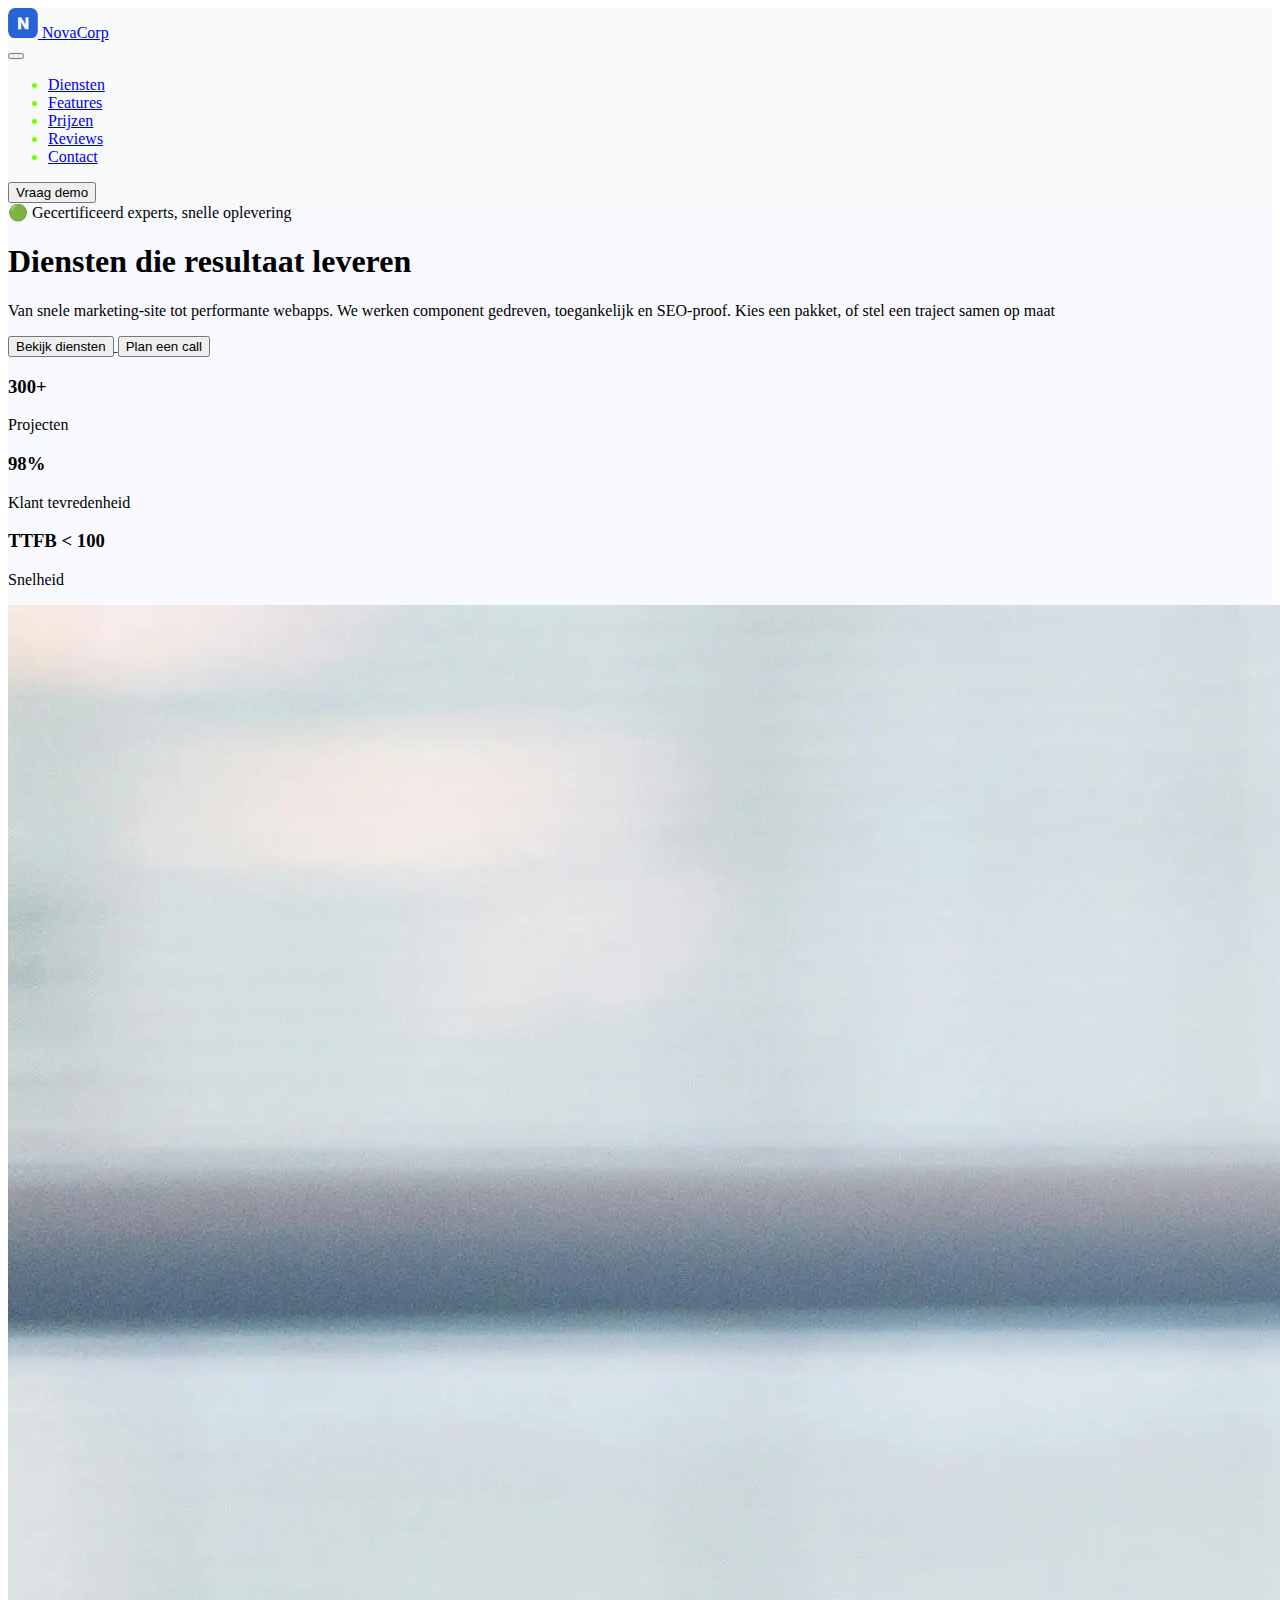
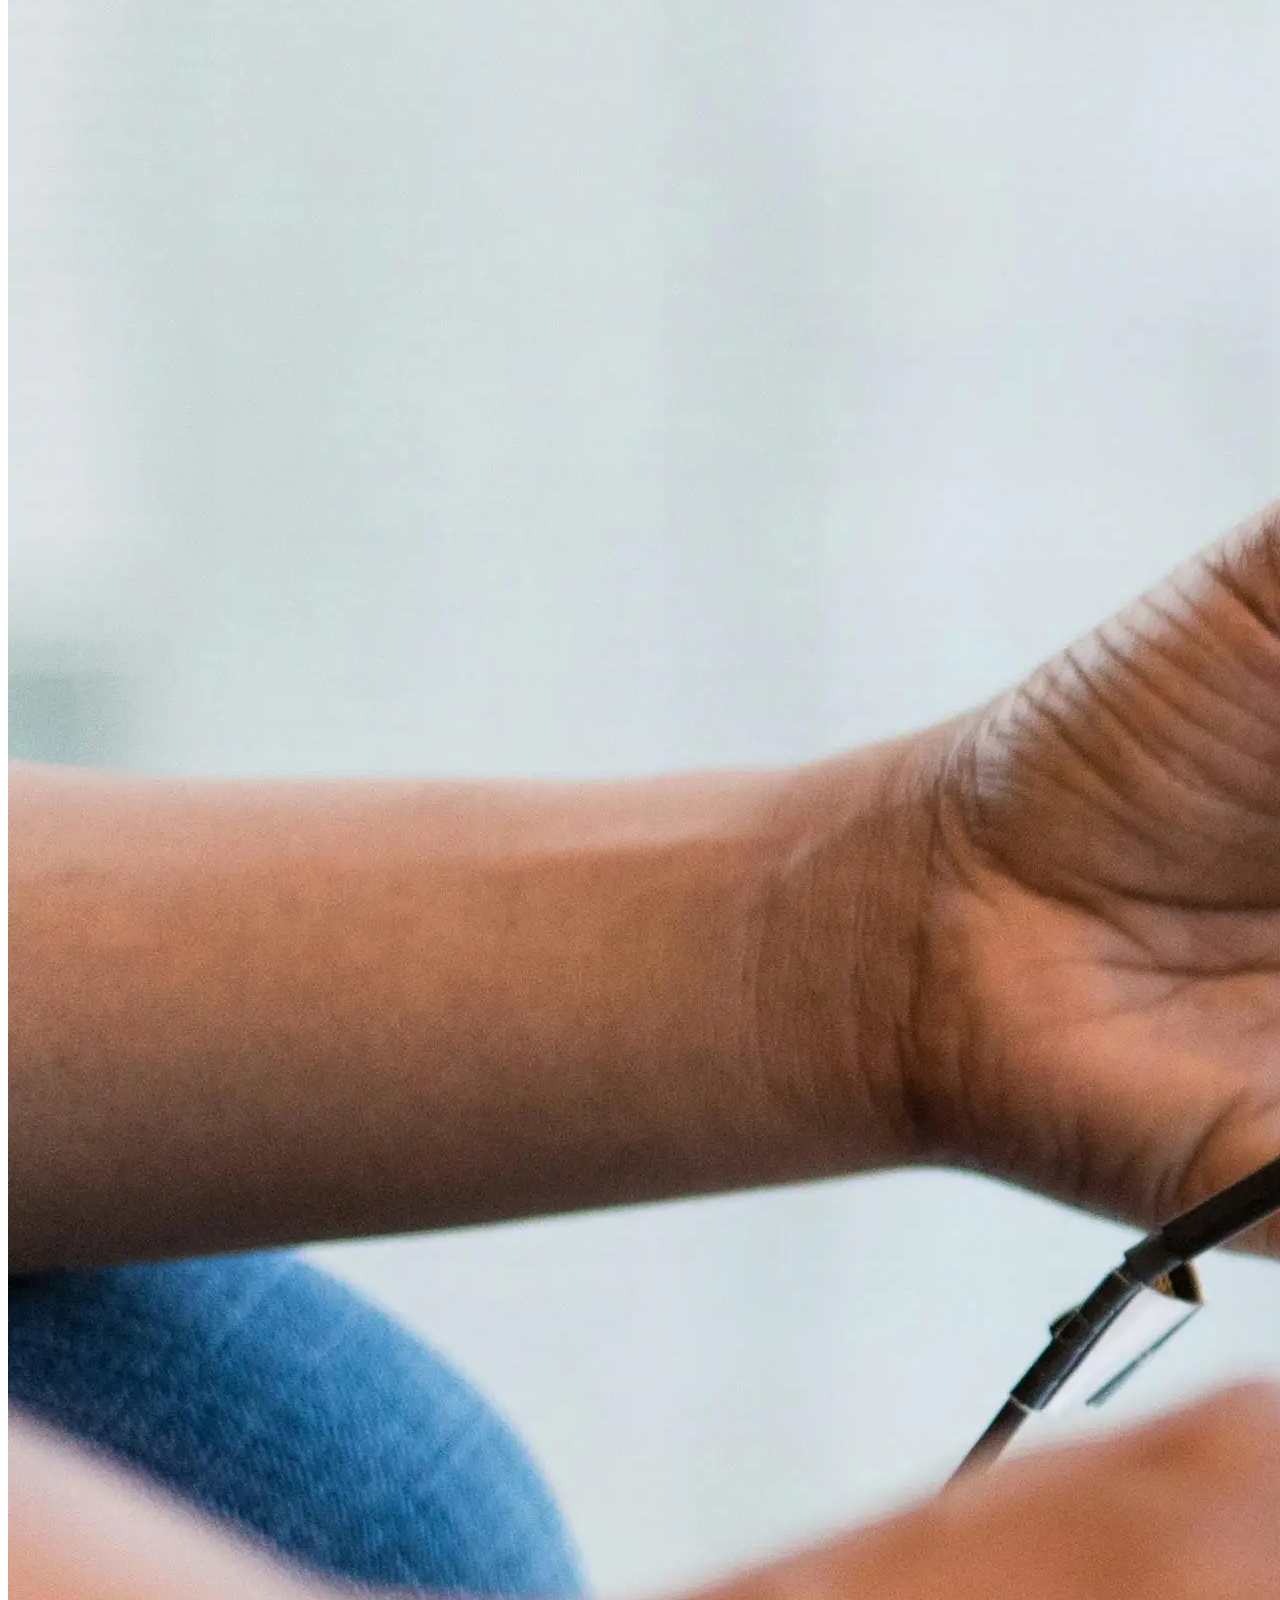
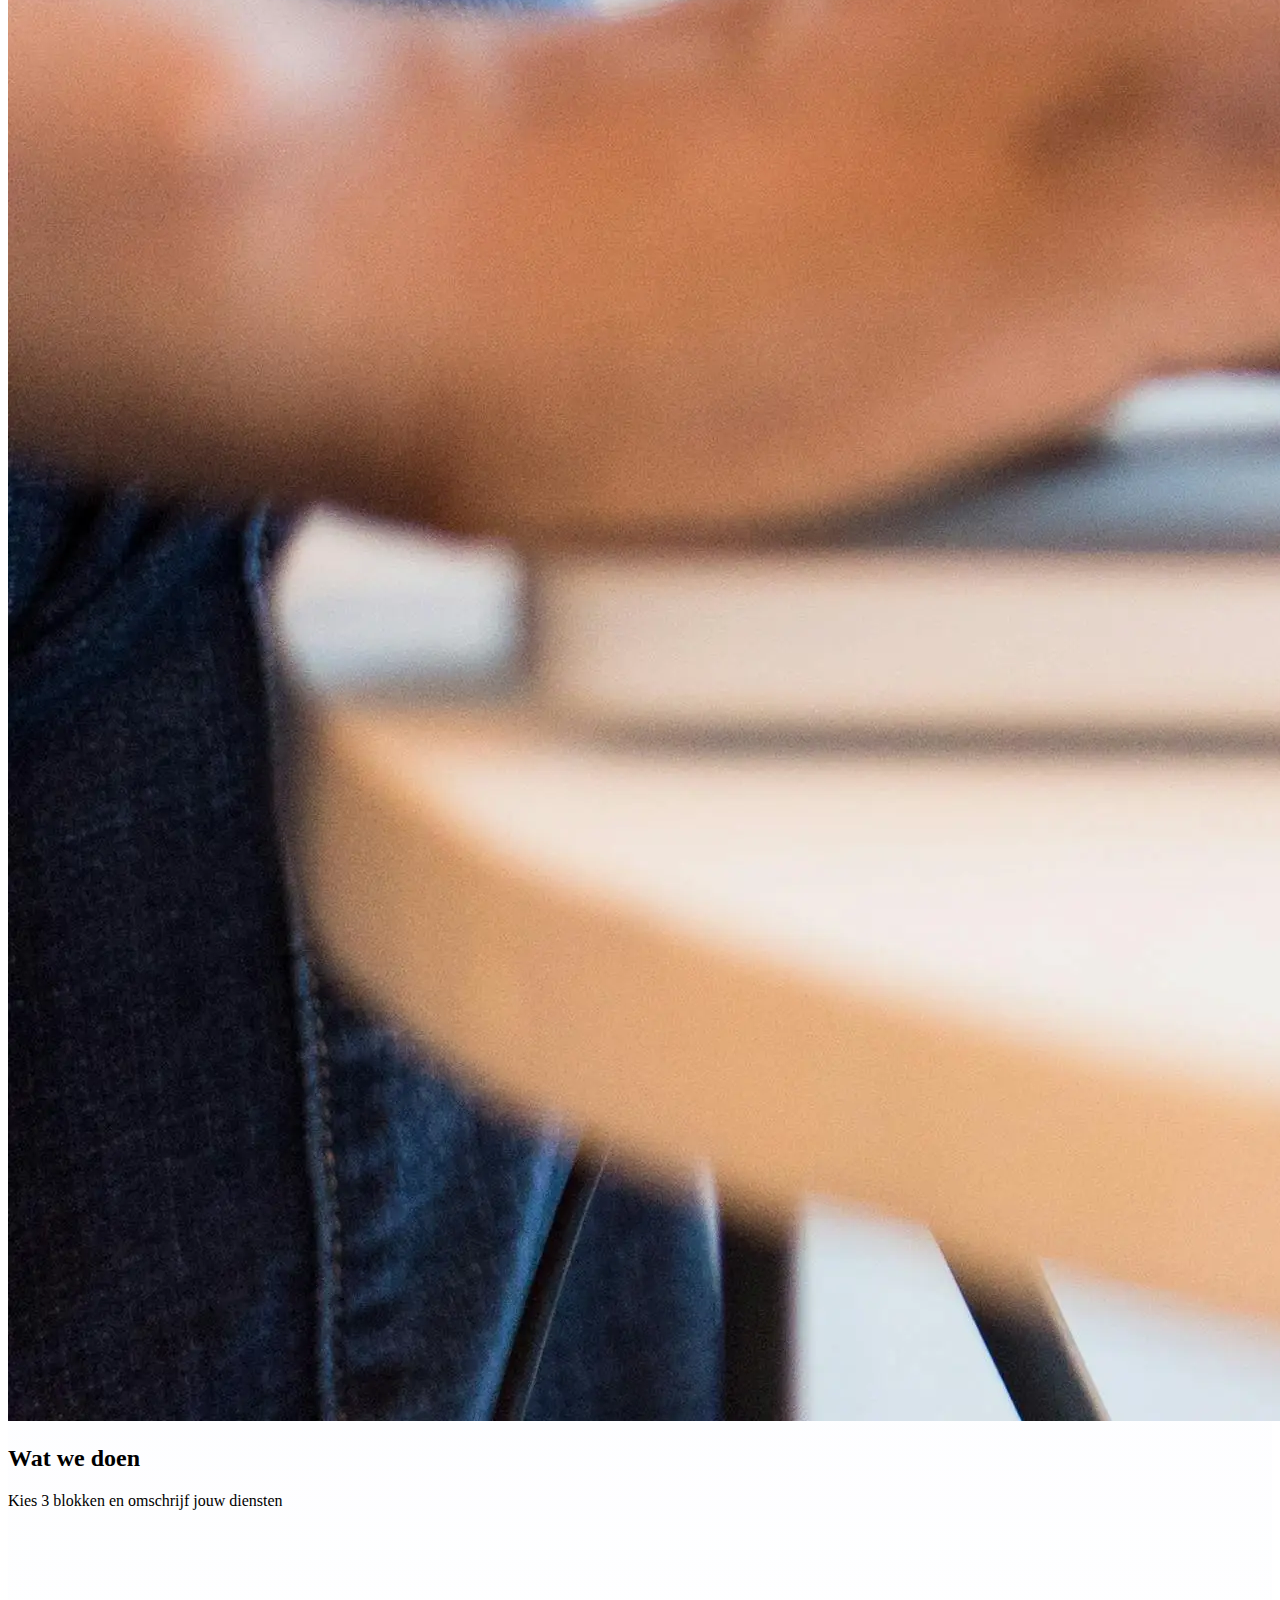
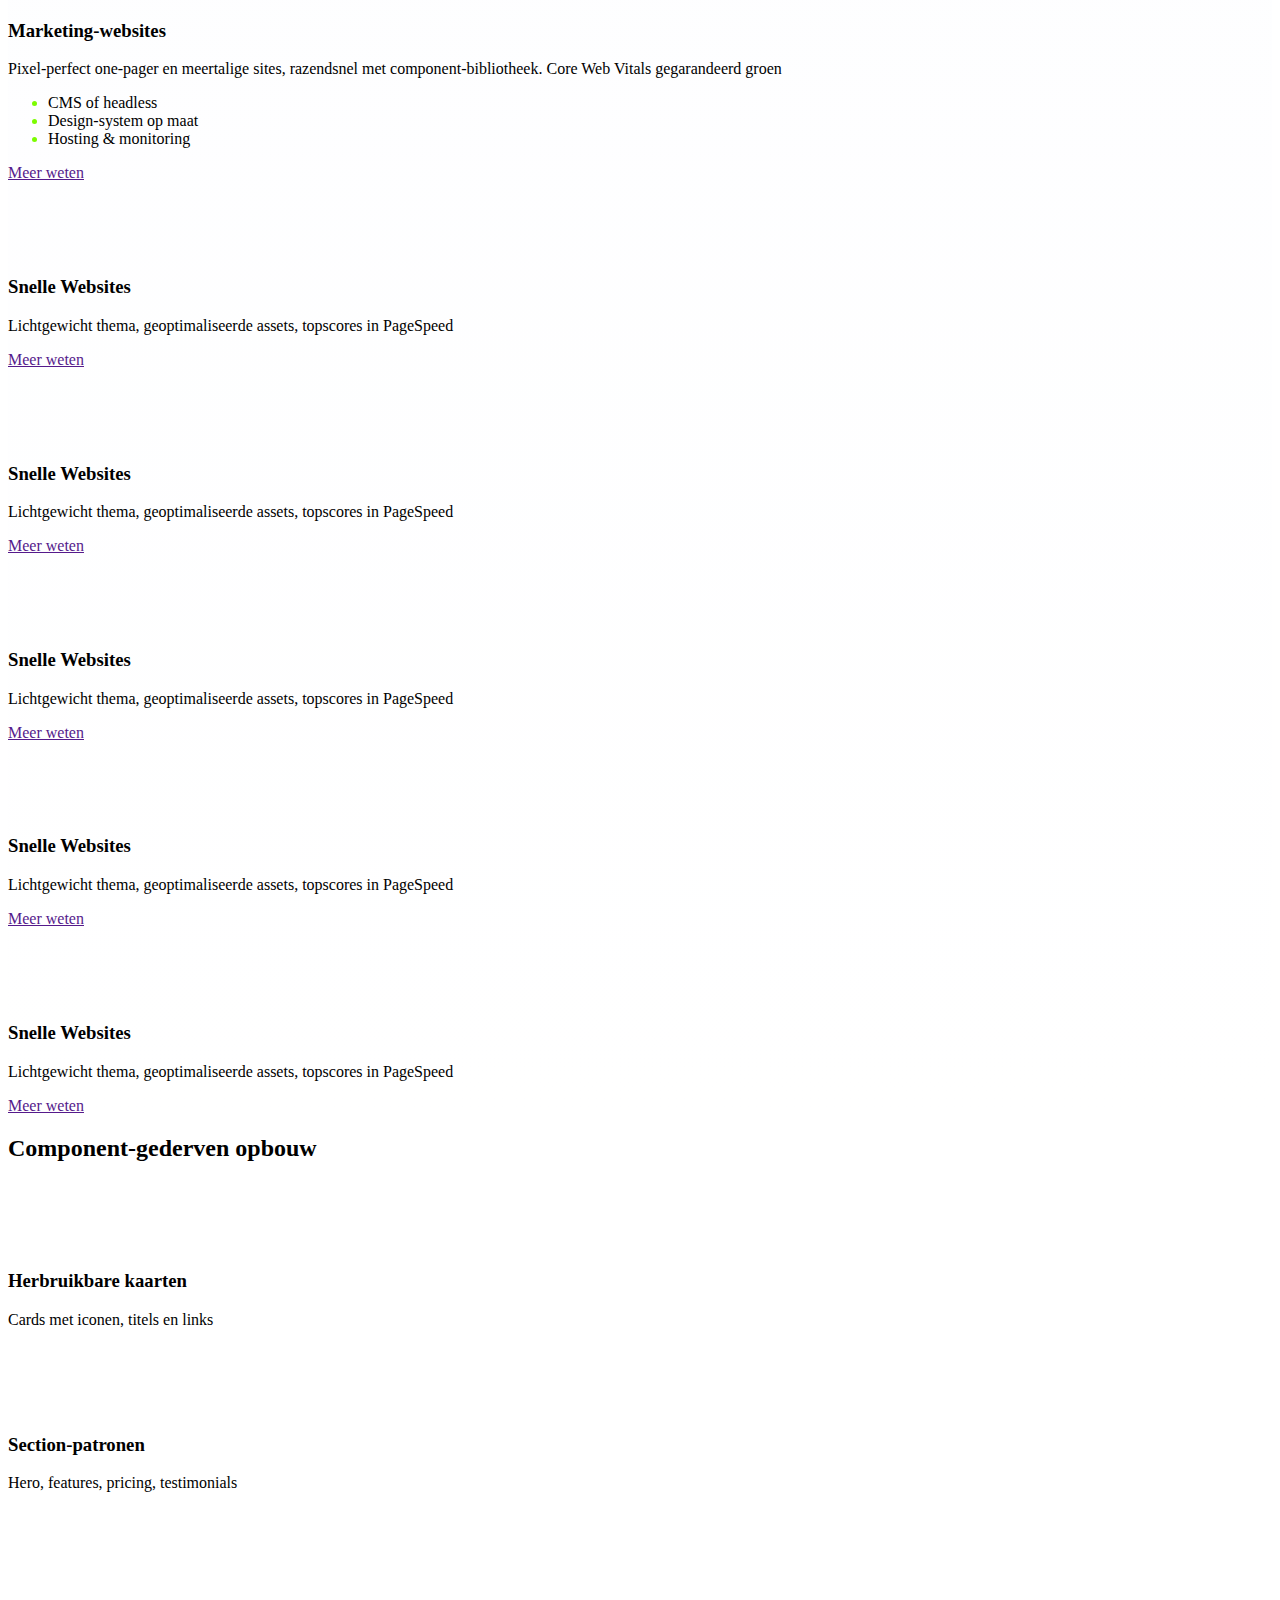
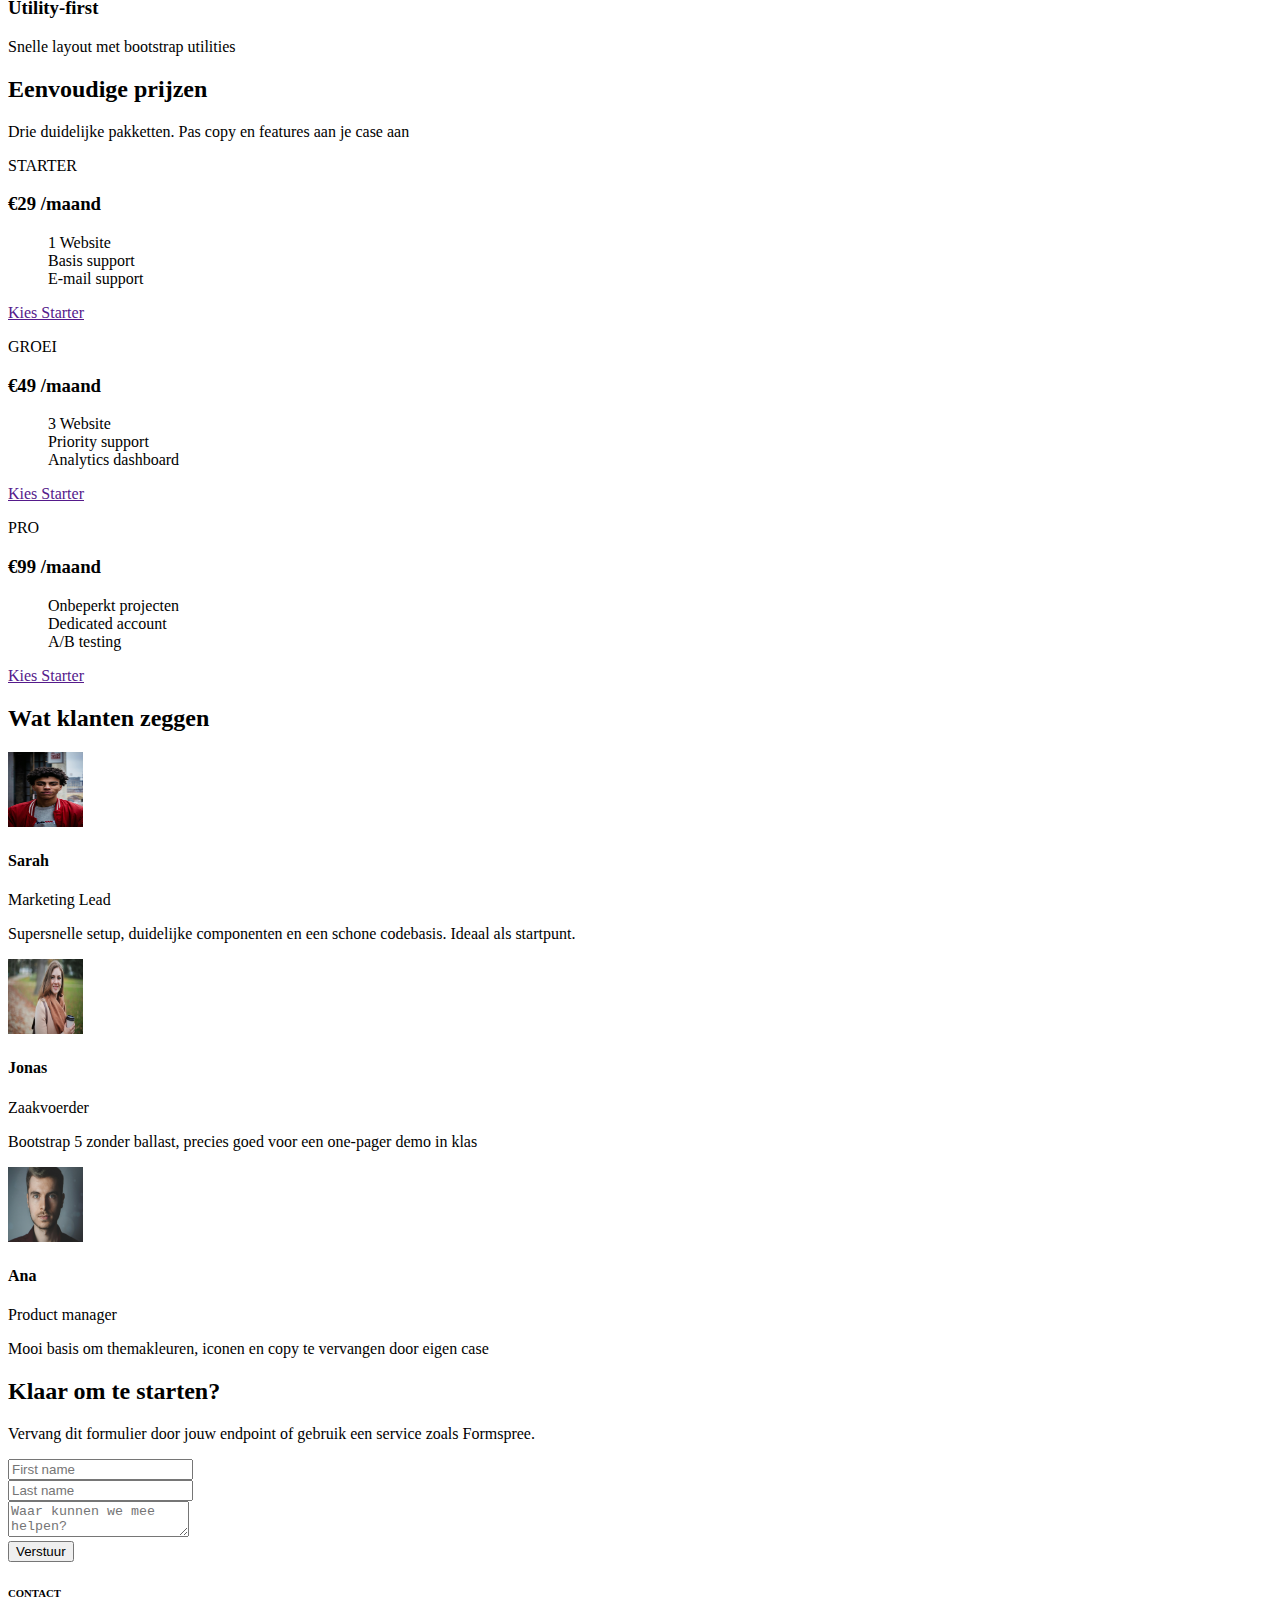
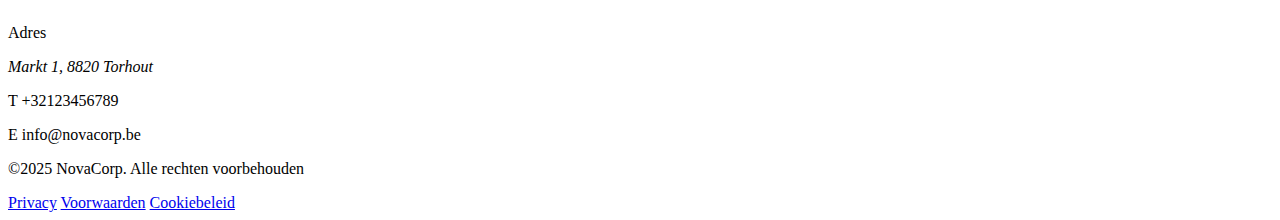
<file: novacorp-bootstrap-new/index.html>
<!doctype html>
<html lang="nl">
<head>
    <meta charset="UTF-8">
    <meta content="width=device-width, user-scalable=no, initial-scale=1.0, maximum-scale=1.0, minimum-scale=1.0"
          name="viewport">
    <meta content="ie=edge" http-equiv="X-UA-Compatible">
    <meta content="Przemyslaw Dajczer" name="author">
    <title>Novacorp plain css</title>
    <link href="https://fonts.googleapis.com" rel="preconnect">
    <link crossorigin href="https://fonts.gstatic.com" rel="preconnect">
    <link href="https://fonts.googleapis.com/css2?family=Inter:ital,opsz,wght@0,14..32,100..900;1,14..32,100..900&display=swap"
          rel="stylesheet">
    <link href="https://cdn.jsdelivr.net/npm/bootstrap@5.3.8/dist/css/bootstrap.min.css" rel="stylesheet" integrity="sha384-sRIl4kxILFvY47J16cr9ZwB07vP4J8+LH7qKQnuqkuIAvNWLzeN8tE5YBujZqJLB" crossorigin="anonymous">
    <link href="css/style.css" rel="stylesheet">

</head>
<body>
<header>
    <nav class="navbar fixed-top navbar-expand-lg border-bottom nav-opacity ">
        <div class="container-xxl">
            <div>
                <a class="navbar-brand fw-bold" href="#">
                    <img src="img/logo.png" alt="Logo" width="30" height="30" class="d-inline-block align-text-top">
                    NovaCorp
                </a>
            </div>
            <button class="navbar-toggler" type="button" data-bs-toggle="collapse" data-bs-target="#navbarSupportedContent" aria-controls="navbarSupportedContent" aria-expanded="false" aria-label="Toggle navigation">
                <span class="navbar-toggler-icon"></span>
            </button>
            <div class="collapse navbar-collapse" id="navbarSupportedContent">
                <ul class="navbar-nav ms-auto mb-2 mb-lg-0 gap-lg-3">
                    <li class="nav-item">
                        <a class="nav-link link-dark" href="#whatwedo">Diensten</a>
                    </li>
                    <li class="nav-item">
                        <a class="nav-link link-dark" href="#component">Features</a>
                    </li>
                    <li class="nav-item">
                        <a class="nav-link link-dark" href="#prijzen">Prijzen</a>
                    </li>
                    <li class="nav-item">
                        <a class="nav-link link-dark" href="#review">Reviews</a>
                    </li>
                    <li class="nav-item">
                        <a class="nav-link link-dark" href="#contact">Contact</a>
                    </li>
                </ul>
                <form class="d-flex" role="search">
                    <button class="btn btn-primary ms-lg-3" type="submit">Vraag demo</button>
                </form>
            </div>
        </div>
    </nav>
</header>
<main>
    <div class="mt-5 bg-gradient" >
        <div class="container-xxl">
            <section id="hero" class="py-5">
                <div class="row align-items-center">
                    <div class="col-lg-6 pe-5">
                        <span class="rounded-pill badge text-primary-emphasis border border-secondary-subtle">&#128994; Gecertificeerd experts, snelle oplevering</span>
                        <h1 class="fw-bolder">Diensten die resultaat leveren</h1>
                        <p class="fs-5 text-secondary">Van snele marketing-site tot performante webapps. We werken component gedreven,
                         toegankelijk en SEO-proof. Kies een pakket, of stel een traject samen op maat</p>
                        <div class="text-center text-lg-start mt-3 mb-3 ">
                            <a href="">
                                <button class="btn btn-primary btn-lg border border-3 border-white">Bekijk diensten</button>
                            </a>
                            <a href="">
                                <button class="btn btn-outline-secondary btn-lg">Plan een call</button>
                            </a>
                        </div>
                        <div class="d-flex justify-content-between">
                            <div>
                                <h3 class="fw-bold">300+</h3>
                                <p class="text-secondary fw-medium">Projecten</p>
                            </div>
                            <div>
                                <h3 class="fw-bold">98%</h3>
                                <p class="text-secondary fw-medium">Klant tevredenheid</p>
                            </div>
                            <div>
                                <h3 class="fw-bold">TTFB < 100</h3>
                                <p class="text-secondary fw-medium">Snelheid</p>
                            </div>
                        </div>

                    </div>
                    <div class="col-lg-6">
                        <img class="img-fluid shadow-lg rounded-4 " src="img/hero1.webp" alt="team werkt aan project">
                    </div>
                </div>
            </section>
            <section id="dinesten">
                <div class="">
                    <h2>Wat we doen</h2>
                    <p>Kies 3 blokken en omschrijf jouw diensten</p>
                </div>
                <div class="row">
                    <article class="col-md-6 col-lg-4">
                        <div class="border rounded-3 p-4 pe-5 shadow-sm mb-4">
                            <div class="bg-primary-subtle rounded-3 mb-3" style="width:75px; height:75px;"></div>
                            <h3 class="fw-bold fs-5 pt-2">Marketing-websites</h3>
                            <p class="my-3">Pixel-perfect one-pager en meertalige sites, razendsnel met component-bibliotheek.
                            Core Web Vitals gegarandeerd groen</p>
                            <ul>
                                <li>CMS of headless</li>
                                <li>Design-system op maat</li>
                                <li>Hosting & monitoring</li>
                            </ul>
                            <a class="link-primary text-decoration-none" href="">Meer weten</a>
                        </div>
                    </article>
                    <article class="col-md-6 col-lg-4">
                        <div class="border rounded-3 p-4 shadow-sm mb-4">
                            <div class="bg-primary-subtle rounded-3 mb-3" style="width:75px; height:75px;"></div>
                            <h3 class="fw-normal fs-5 pt-2">Snelle Websites</h3>
                            <p class="my-3">Lichtgewicht thema, geoptimaliseerde assets, topscores in PageSpeed</p>
                            <a class="link-primary text-decoration-none" href="">Meer weten</a>
                        </div>
                    </article>
                    <article class="col-md-6 col-lg-4">
                        <div class="border rounded-3 p-4 shadow-sm mb-4">
                            <div class="bg-primary-subtle rounded-3 mb-3" style="width:75px; height:75px;"></div>
                            <h3 class="fw-normal fs-5 pt-2">Snelle Websites</h3>
                            <p class="my-3">Lichtgewicht thema, geoptimaliseerde assets, topscores in PageSpeed</p>
                            <a class="link-primary text-decoration-none" href="">Meer weten</a>
                        </div>
                    </article>
                    <article class="col-md-6 col-lg-4">
                        <div class="border rounded-3 p-4 shadow-sm mb-4">
                            <div class="bg-primary-subtle rounded-3 mb-3" style="width:75px; height:75px;"></div>
                            <h3 class="fw-normal fs-5 pt-2">Snelle Websites</h3>
                            <p class="my-3">Lichtgewicht thema, geoptimaliseerde assets, topscores in PageSpeed</p>
                            <a class="link-primary text-decoration-none" href="">Meer weten</a>
                        </div>
                    </article>
                    <article class="col-md-6 col-lg-4">
                        <div class="border rounded-3 p-4 shadow-sm mb-4">
                            <div class="bg-primary-subtle rounded-3 mb-3" style="width:75px; height:75px;"></div>
                            <h3 class="fw-normal fs-5 pt-2">Snelle Websites</h3>
                            <p class="my-3">Lichtgewicht thema, geoptimaliseerde assets, topscores in PageSpeed</p>
                            <a class="link-primary text-decoration-none" href="">Meer weten</a>
                        </div>
                    </article>
                    <article class="col-md-6 col-lg-4">
                        <div class="border rounded-3 p-4 shadow-sm mb-4">
                            <div class="bg-primary-subtle rounded-3 mb-3" style="width:75px; height:75px;"></div>
                            <h3 class="fw-normal fs-5 pt-2">Snelle Websites</h3>
                            <p class="my-3">Lichtgewicht thema, geoptimaliseerde assets, topscores in PageSpeed</p>
                            <a class="link-primary text-decoration-none" href="">Meer weten</a>
                        </div>
                    </article>
                </div>
            </section>
        </div>
    </div>
    <div class="bg-gray" >
        <div class="container-xxl py-5 " >
            <section id="proces" class="row row-cols-1 row-cols-lg-2">
                <div class="col align-content-center">
                    <h2>Component-gederven opbouw</h2>
                    <div class="d-flex my-4 align-items-center">
                        <div class="bg-primary-subtle rounded-3 me-2" style="width: 70px;height: 70px"></div>
                        <div>
                            <h3 class="fs-5 m-0">Herbruikbare kaarten</h3>
                            <p class="m-0">Cards met iconen, titels en links</p>
                        </div>
                    </div>
                    <div class="d-flex my-4 align-items-center">
                        <div class="bg-primary-subtle rounded-3 me-2" style="width: 70px;height: 70px"></div>
                        <div>
                            <h3 class="fs-5 m-0">Section-patronen</h3>
                            <p class="m-0">Hero, features, pricing, testimonials</p>
                        </div>
                    </div>
                    <div class="d-flex my-4 align-items-center">
                        <div class="bg-primary-subtle rounded-3 me-2" style="width: 70px;height: 70px"></div>
                        <div>
                            <h3 class="fs-5 m-0">Utility-first</h3>
                            <p class="m-0">Snelle layout met bootstrap utilities</p>
                        </div>
                    </div>
                </div>
            </section>
        </div>
    </div>
    <div class="py-5">
        <section id="prijzen" class="container-xxl">
            <div class="text-center">
                <h2>Eenvoudige prijzen</h2>
                <p>Drie duidelijke pakketten. Pas copy en features aan je case aan</p>
            </div>
            <div class="row g-3">
                <article class="col-lg-4">
                    <div class="border rounded-3 shadow-sm p-3 ">
                        <p class="fw-bold text-secondary ">STARTER</p>
                        <h3>&euro;29 <span class="fw-normal fs-5">/maand</span></h3>
                        <ul class="ps-3 " style="list-style-type: none ;">
                            <li>1 Website</li>
                            <li>Basis support</li>
                            <li>E-mail support</li>
                        </ul>
                        <div>
                            <a href="" class="btn btn-primary w-100">Kies Starter</a>
                        </div>
                    </div>
                </article>
                <article class="col-lg-4">
                    <div class="border rounded-3 shadow-sm p-3 ">
                        <p class="fw-bold text-secondary ">GROEI</p>
                        <h3>&euro;49 <span class="fw-normal fs-5">/maand</span></h3>
                        <ul class="ps-3" style="list-style-type: none ;">
                            <li>3 Website</li>
                            <li>Priority support</li>
                            <li>Analytics dashboard</li>
                        </ul>
                        <div>
                            <a href="" class="btn btn-primary w-100">Kies Starter</a>
                        </div>
                    </div>
                </article>
                <article class="col-lg-4">
                    <div class="border rounded-3 shadow-sm p-3 ">
                        <p class="fw-bold text-secondary ">PRO</p>
                        <h3>&euro;99 <span class="fw-normal fs-5">/maand</span></h3>
                        <ul class="ps-3" style="list-style-type: none ;">
                            <li>Onbeperkt projecten</li>
                            <li>Dedicated account</li>
                            <li>A/B testing</li>
                        </ul>
                        <div>
                            <a href="" class="btn btn-primary w-100">Kies Starter</a>
                        </div>
                    </div>
                </article>
            </div>
        </section>
    </div>
    <div class="bg-gray">
        <section id="review" class="container-xxl py-5">
            <div class="text-center pb-3">
                <h2>Wat klanten zeggen</h2>
            </div>
            <div class="row g-3">
                <article class="col-lg-4 ">
                    <div class="border rounded-3 shadow-sm p-3 bg-white">
                        <div class="d-flex gap-3 align-items-center">
                            <img class="img-fluid rounded-circle" src="img/person1.jpg" alt="sarah" style="width:75px; height:75px;">
                            <div>
                                <h4 class="m-0">Sarah</h4>
                                <p class="m-0">Marketing Lead</p>
                            </div>
                        </div>
                        <p class="mt-2">Supersnelle setup, duidelijke componenten en een schone codebasis. Ideaal als startpunt.</p>
                    </div>
                </article>
                <article class="col-lg-4 ">
                    <div class="border rounded-3 shadow-sm p-3 bg-white">
                        <div class="d-flex gap-3 align-items-center">
                            <img class="img-fluid rounded-circle" src="img/person2.jpg" alt="sarah" style="width:75px; height:75px;">
                            <div>
                                <h4 class="m-0">Jonas</h4>
                                <p class="m-0">Zaakvoerder</p>
                            </div>
                        </div>
                        <p class="mt-2">Bootstrap 5 zonder ballast, precies goed voor een one-pager demo in klas</p>
                    </div>
                </article>
                <article class="col-lg-4 ">
                    <div class="border rounded-3 shadow-sm p-3 bg-white">
                        <div class="d-flex gap-3 align-items-center">
                            <img class="img-fluid rounded-circle" src="img/person3.jpg" alt="sarah" style="width:75px; height:75px;">
                            <div>
                                <h4 class="m-0">Ana</h4>
                                <p class="m-0">Product manager</p>
                            </div>
                        </div>
                        <p class="mt-2">Mooi basis om themakleuren, iconen en copy te vervangen door eigen case</p>
                    </div>
                </article>

            </div>
        </section>
    </div>
    <section id="contact" class="container-xxl py-5">
        <div class="row ">
            <div class="col-lg-6 mb-3">
                <form >
                    <h2>Klaar om te starten?</h2>
                    <p>Vervang dit formulier door jouw endpoint of gebruik een service zoals Formspree.</p>
                    <div class="row mb-3">
                        <div class="col">
                            <input type="text" class="form-control" placeholder="First name" aria-label="First name">
                        </div>
                        <div class="col">
                            <input type="text" class="form-control" placeholder="Last name" aria-label="Last name">
                        </div>
                    </div>
                    <div>
                        <textarea class="form-control" placeholder="Waar kunnen we mee helpen?"></textarea>
                    </div>
                    <div>
                        <button class="btn btn-primary mt-2" type="submit">Verstuur</button>
                    </div>
                </form>
            </div>
            <div class="col-lg-4  ms-auto my-auto">
                <div class=" bg-gray rounded-3 ">
                    <div class="p-3">
                        <h6 class="text-secondary">CONTACT</h6>
                        <p class="fw-bold m-0">Adres</p>
                        <address class="m-0">Markt 1, 8820 Torhout</address>
                        <p class="m-0"><span class="fw-bold ">T</span> +32123456789</p>
                        <p class="m-0"><span class="fw-bold ">E</span> info@novacorp.be</p>
                    </div>
                </div>
            </div>
        </div>
        <div>

        </div>
    </section>
</main>
<div class="border-top">
    <footer id="footer" class="container-xxl">
        <div class="row">
            <div class="col-lg-6 p-2">
                <p class="fw-small fs-6 m-0">&copy;2025 NovaCorp. Alle rechten voorbehouden</p>
            </div>
            <div class="col-lg-3 ms-auto p-2">
                <a href="#" class="text-decoration-none">Privacy</a>
                <a href="#" class="text-decoration-none">Voorwaarden</a>
                <a href="#" class="text-decoration-none">Cookiebeleid</a>
            </div>
        </div>

    </footer>
</div>


<script src="https://cdn.jsdelivr.net/npm/bootstrap@5.3.8/dist/js/bootstrap.bundle.min.js" integrity="sha384-FKyoEForCGlyvwx9Hj09JcYn3nv7wiPVlz7YYwJrWVcXK/BmnVDxM+D2scQbITxI" crossorigin="anonymous"></script>
</body>
</html>
</file>
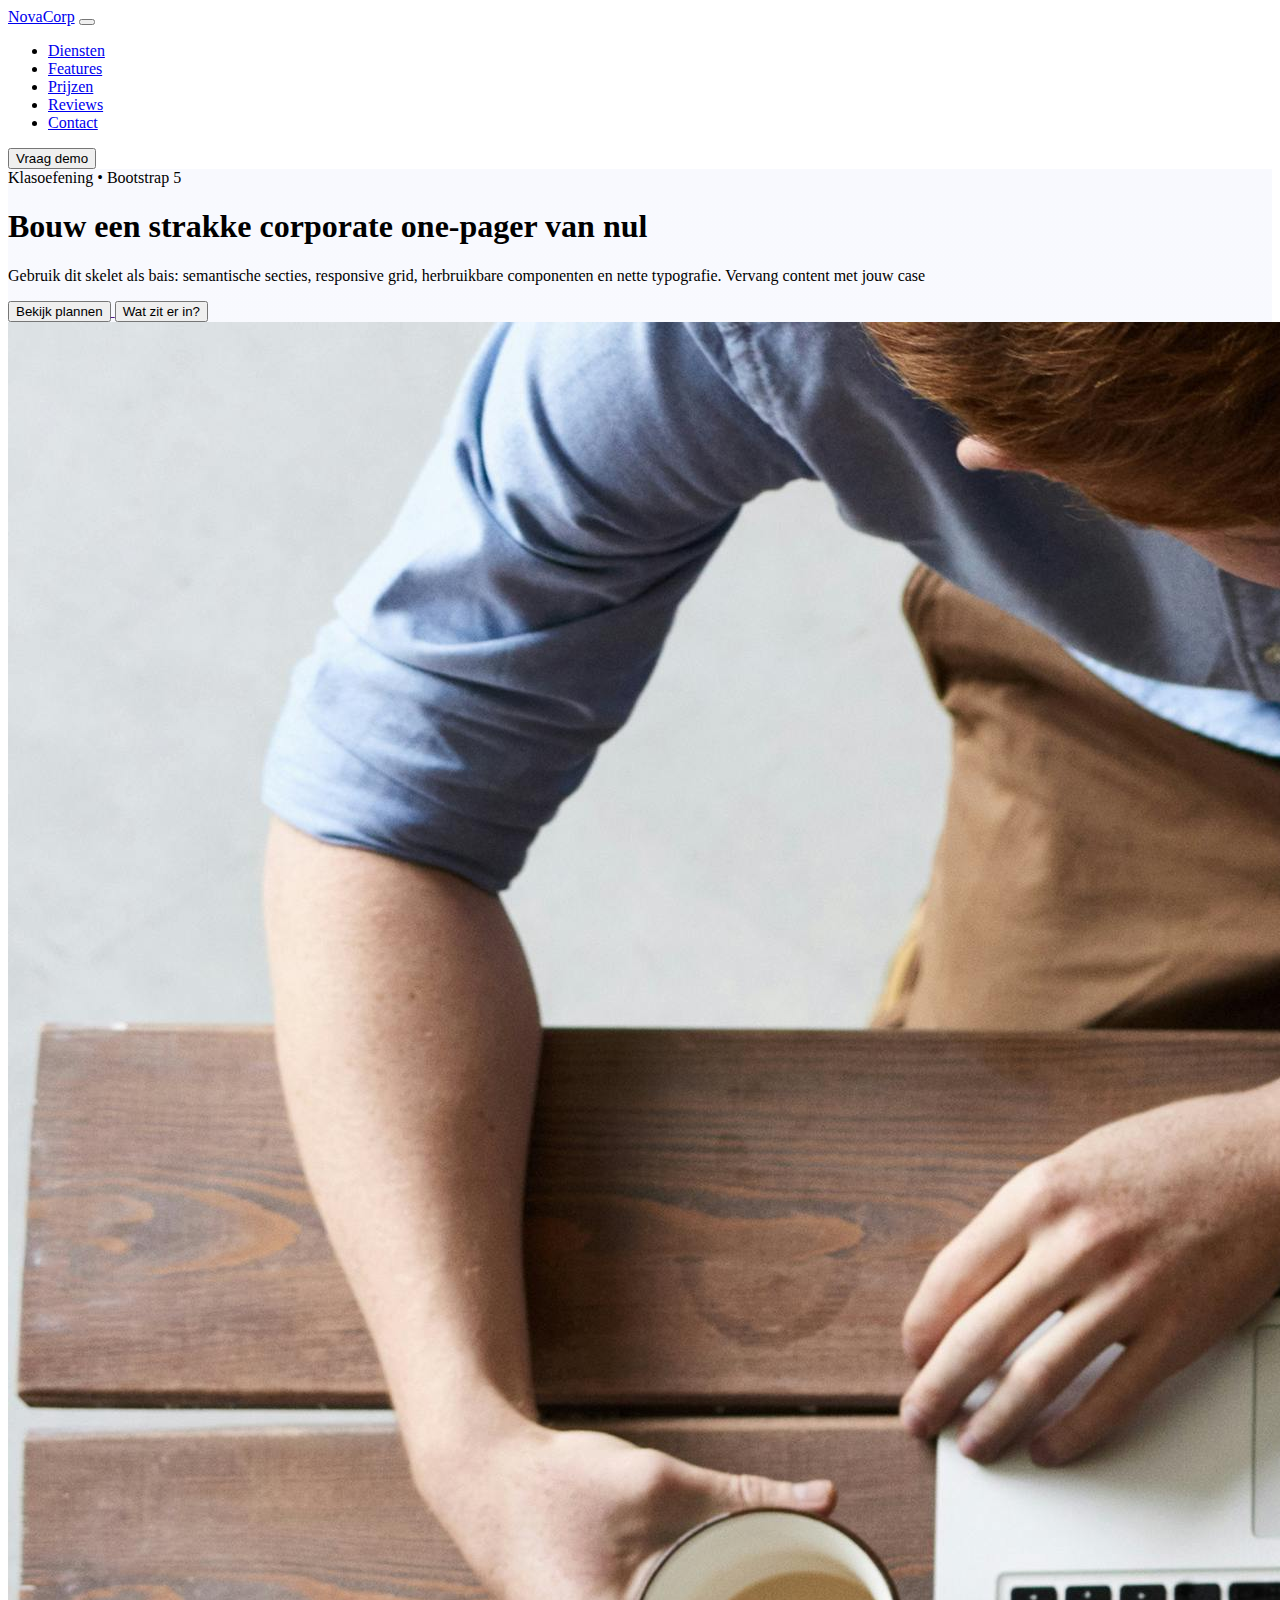
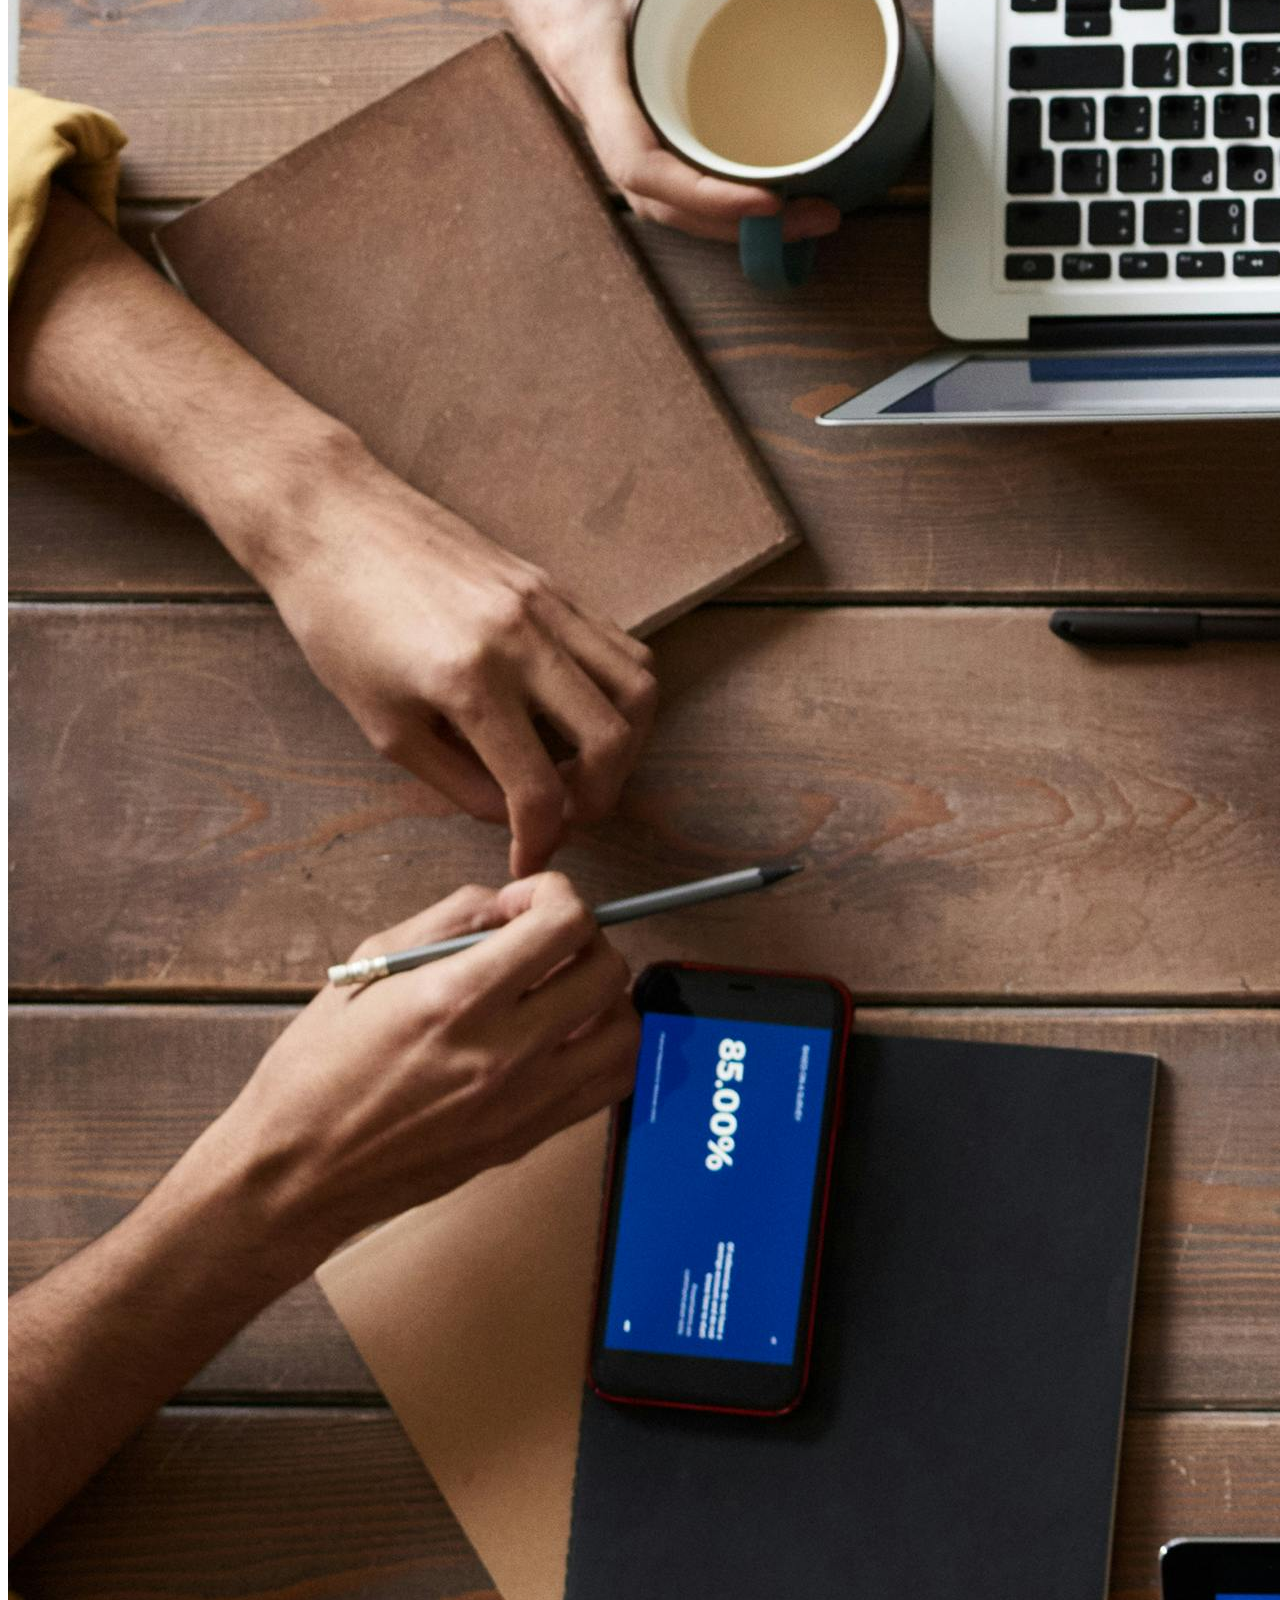
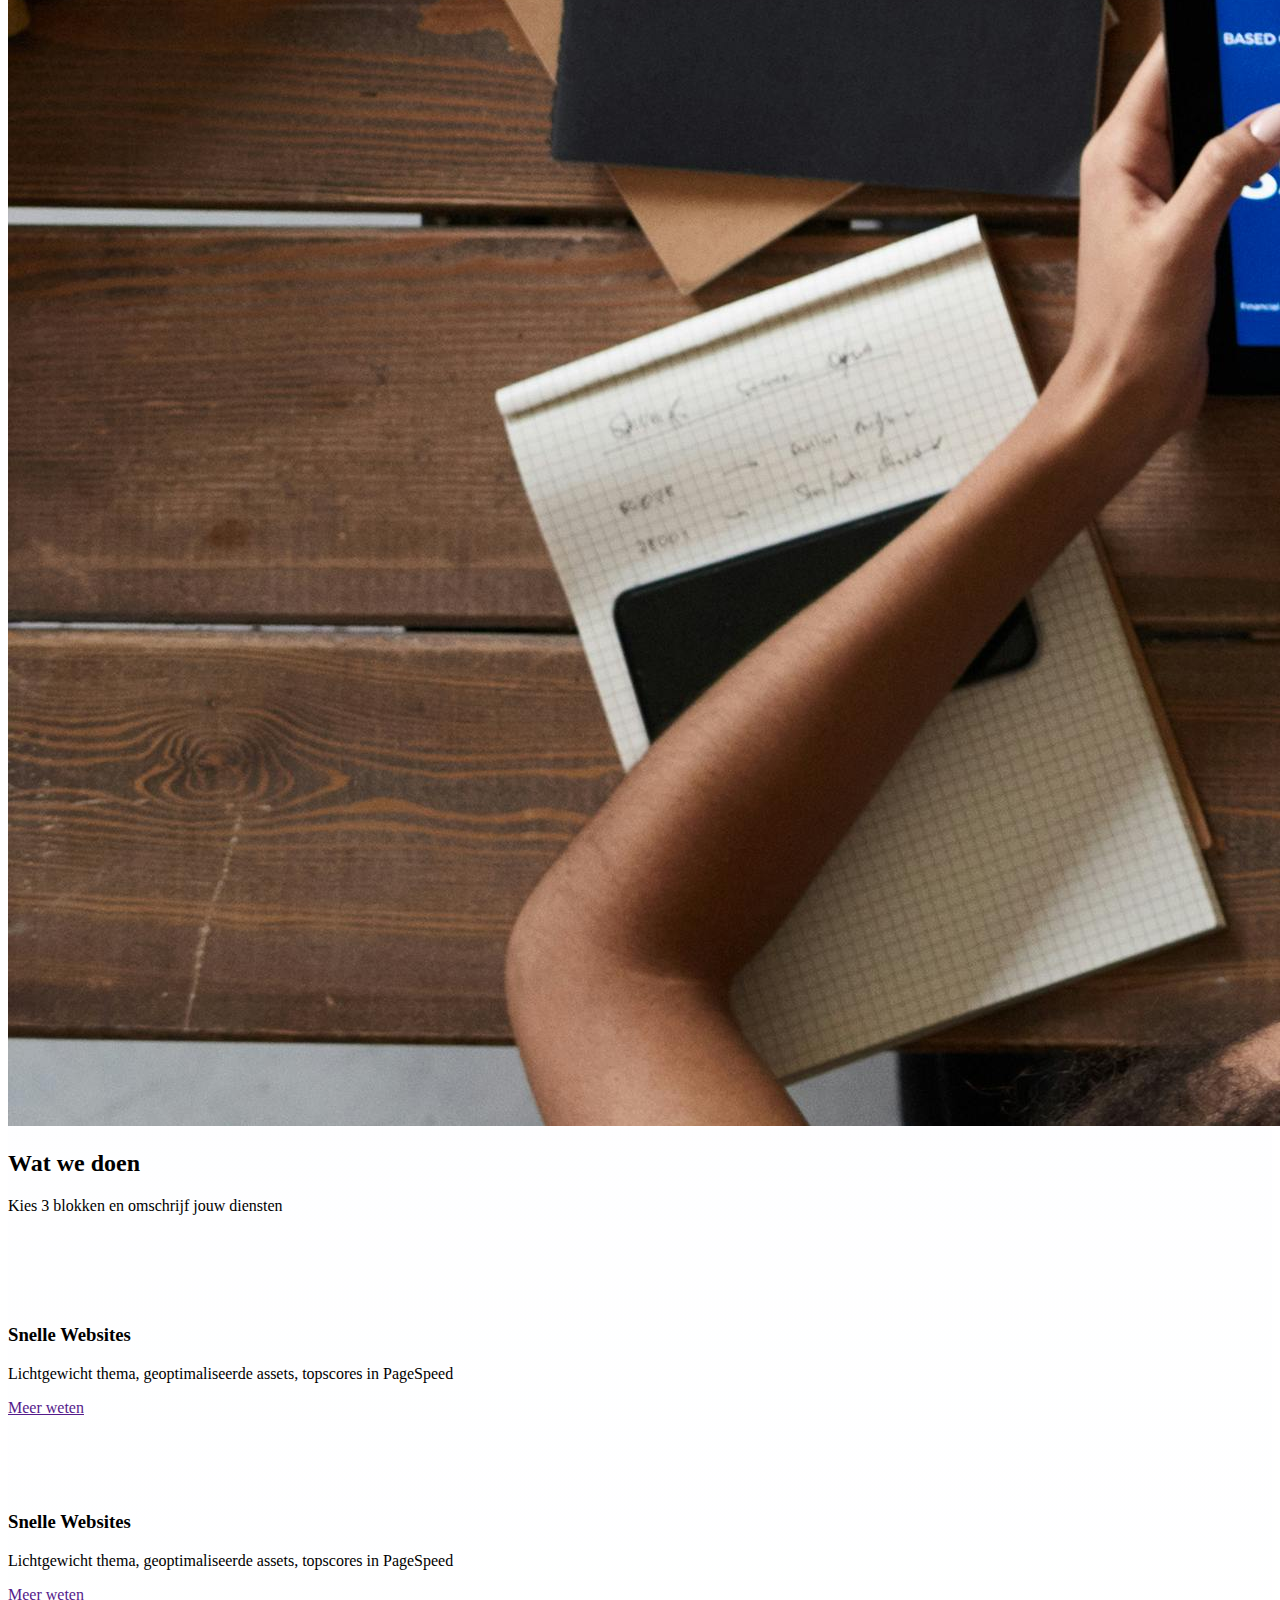
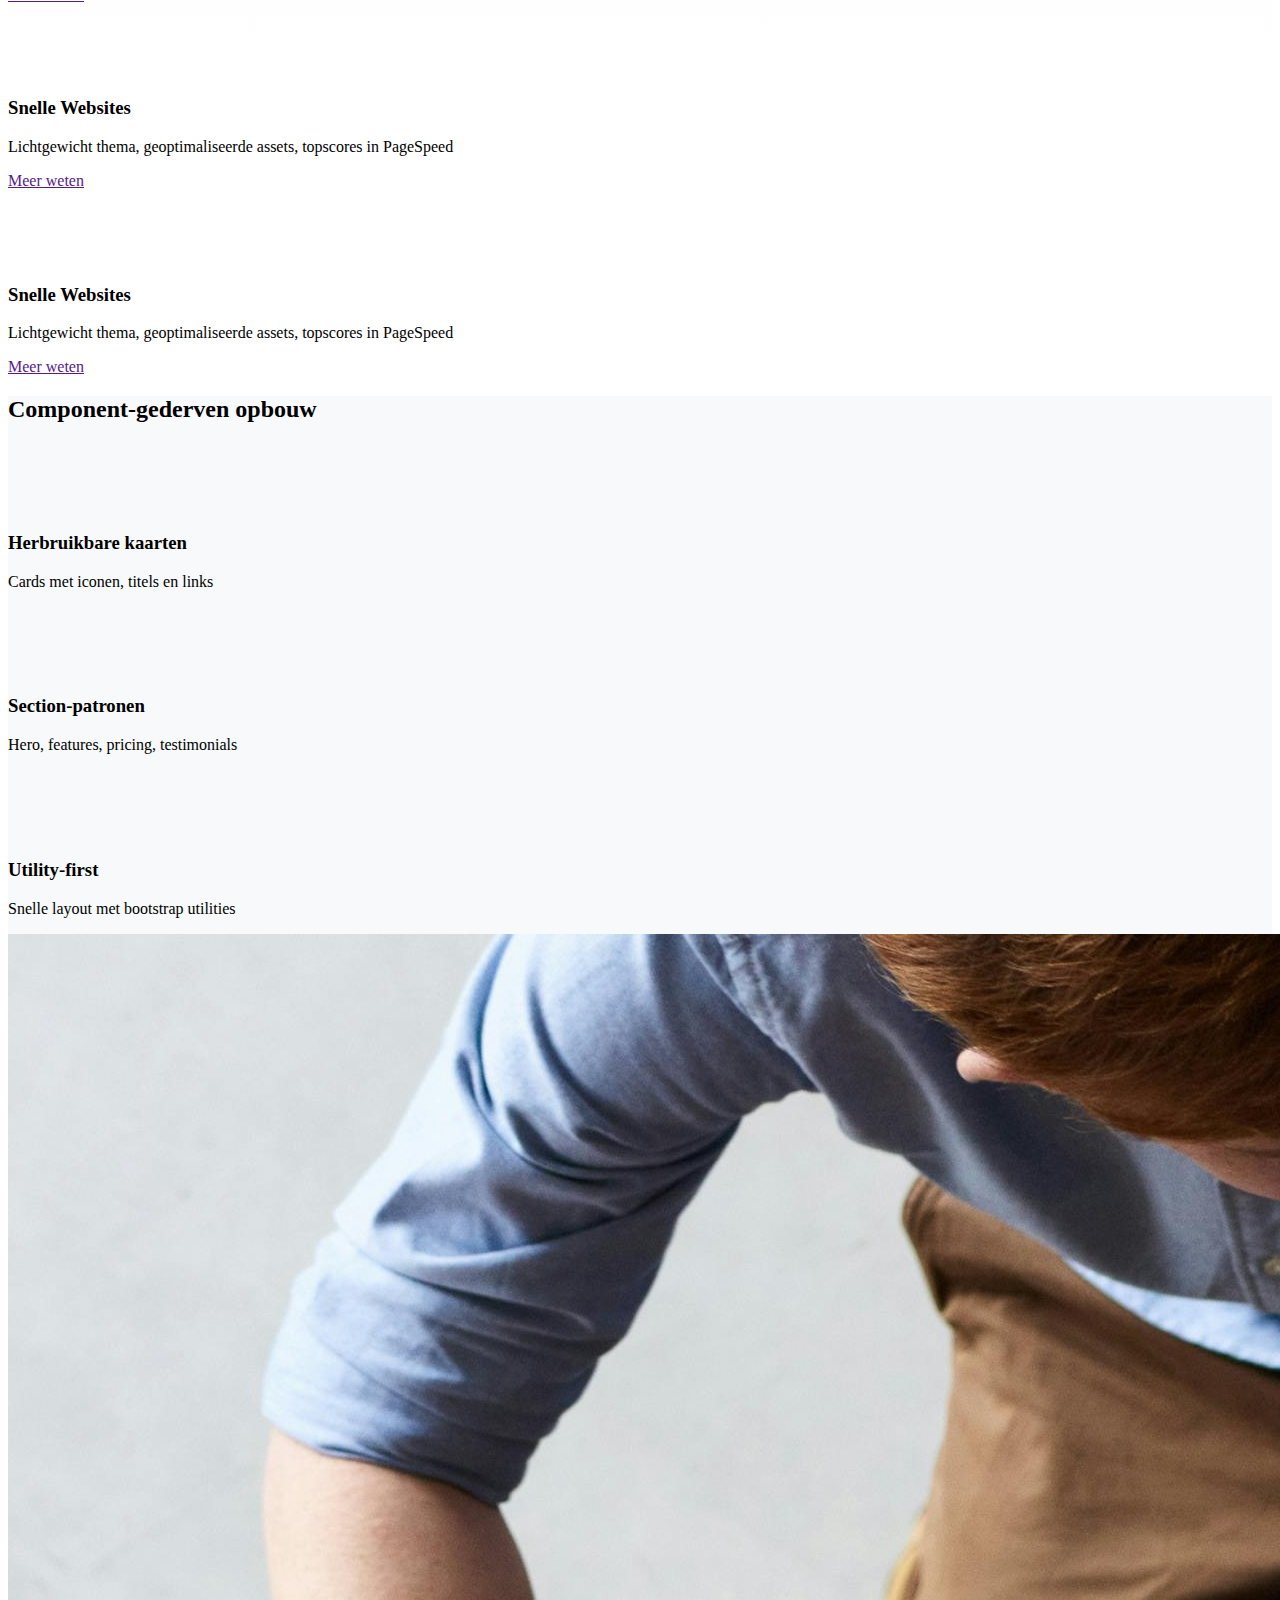
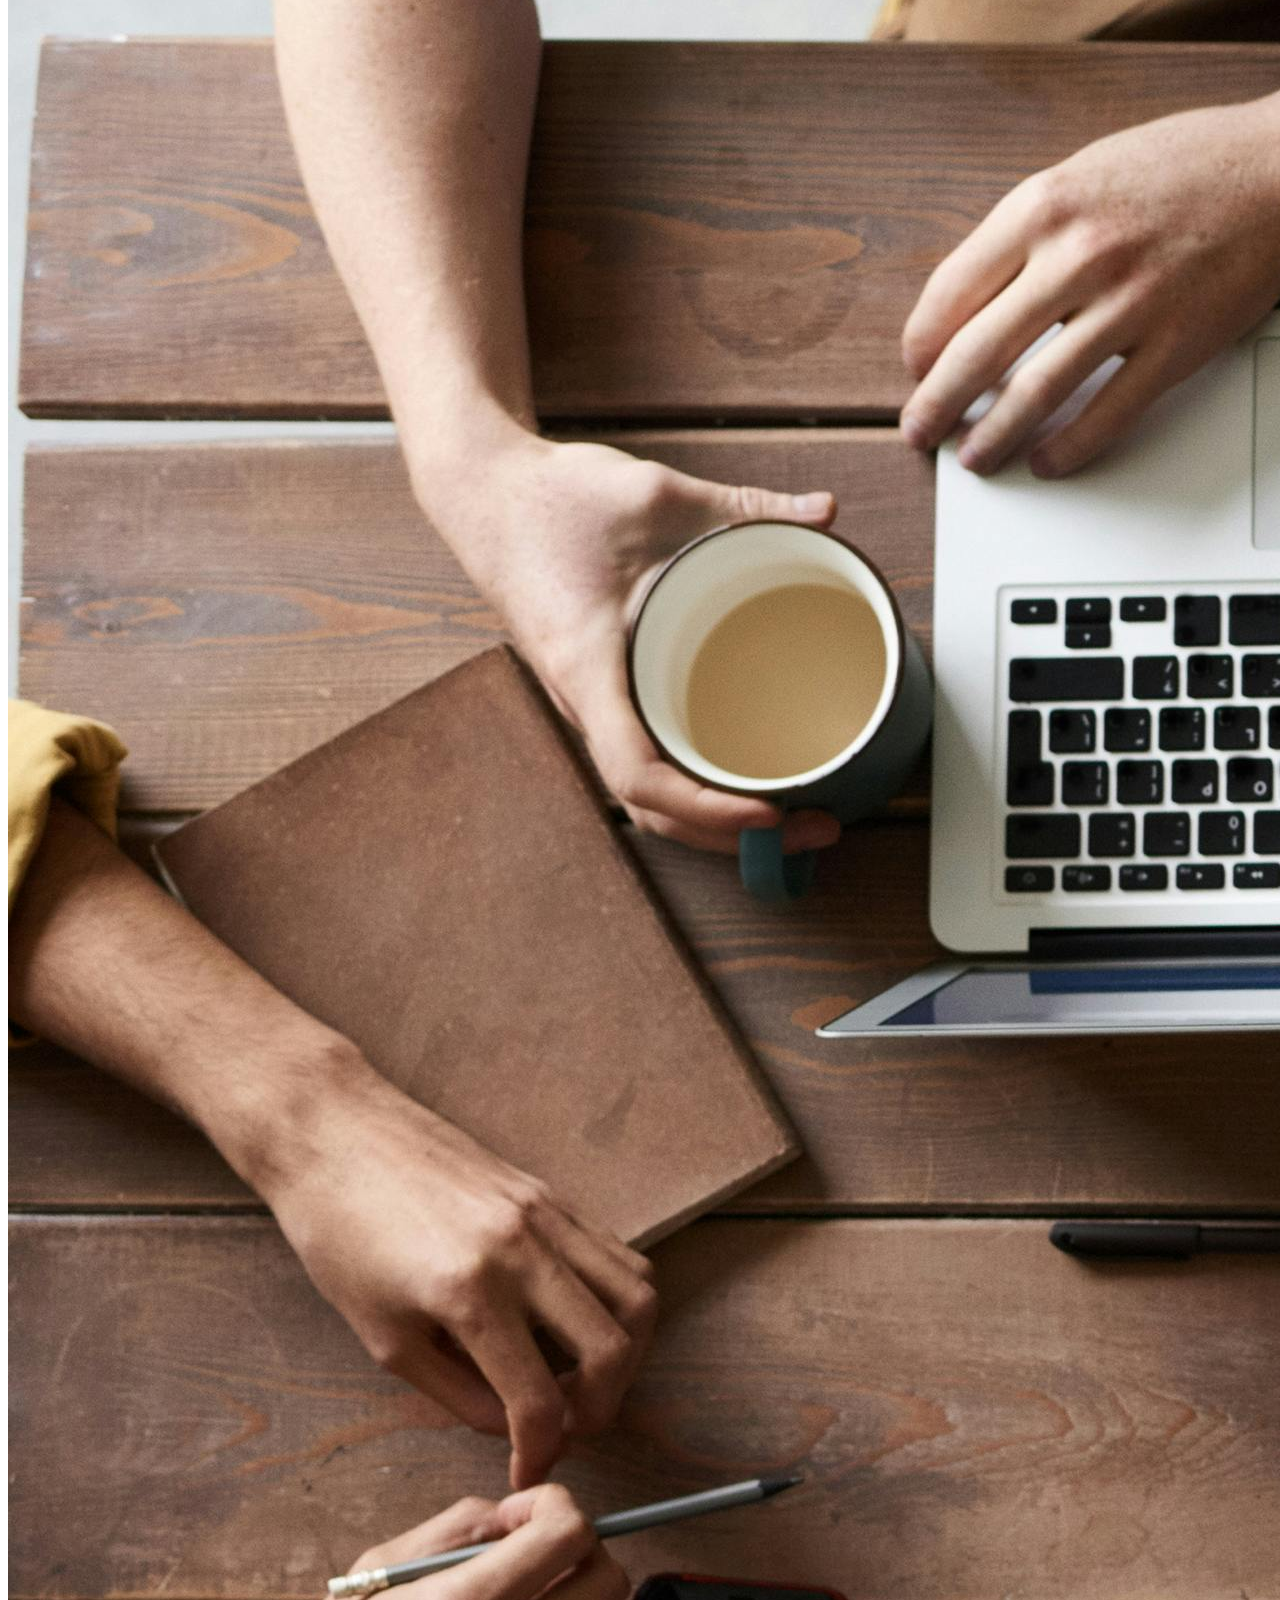
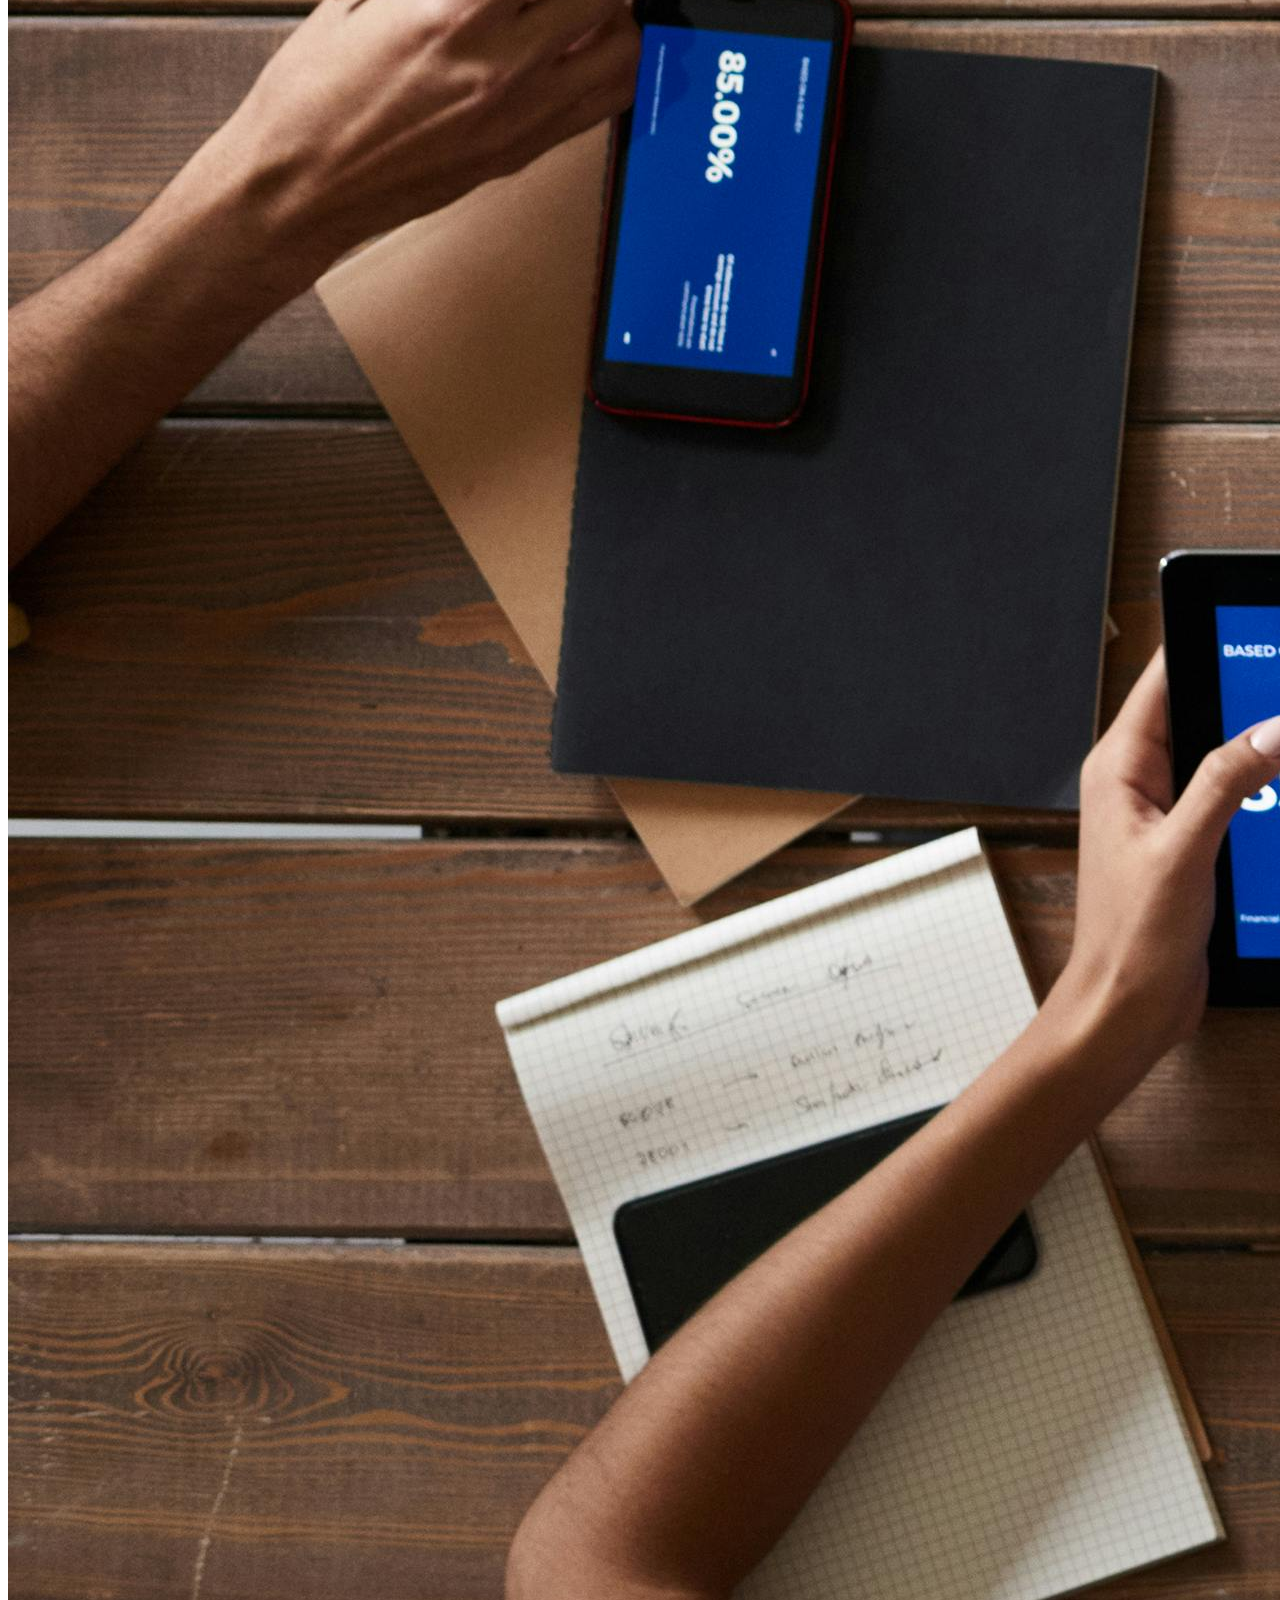
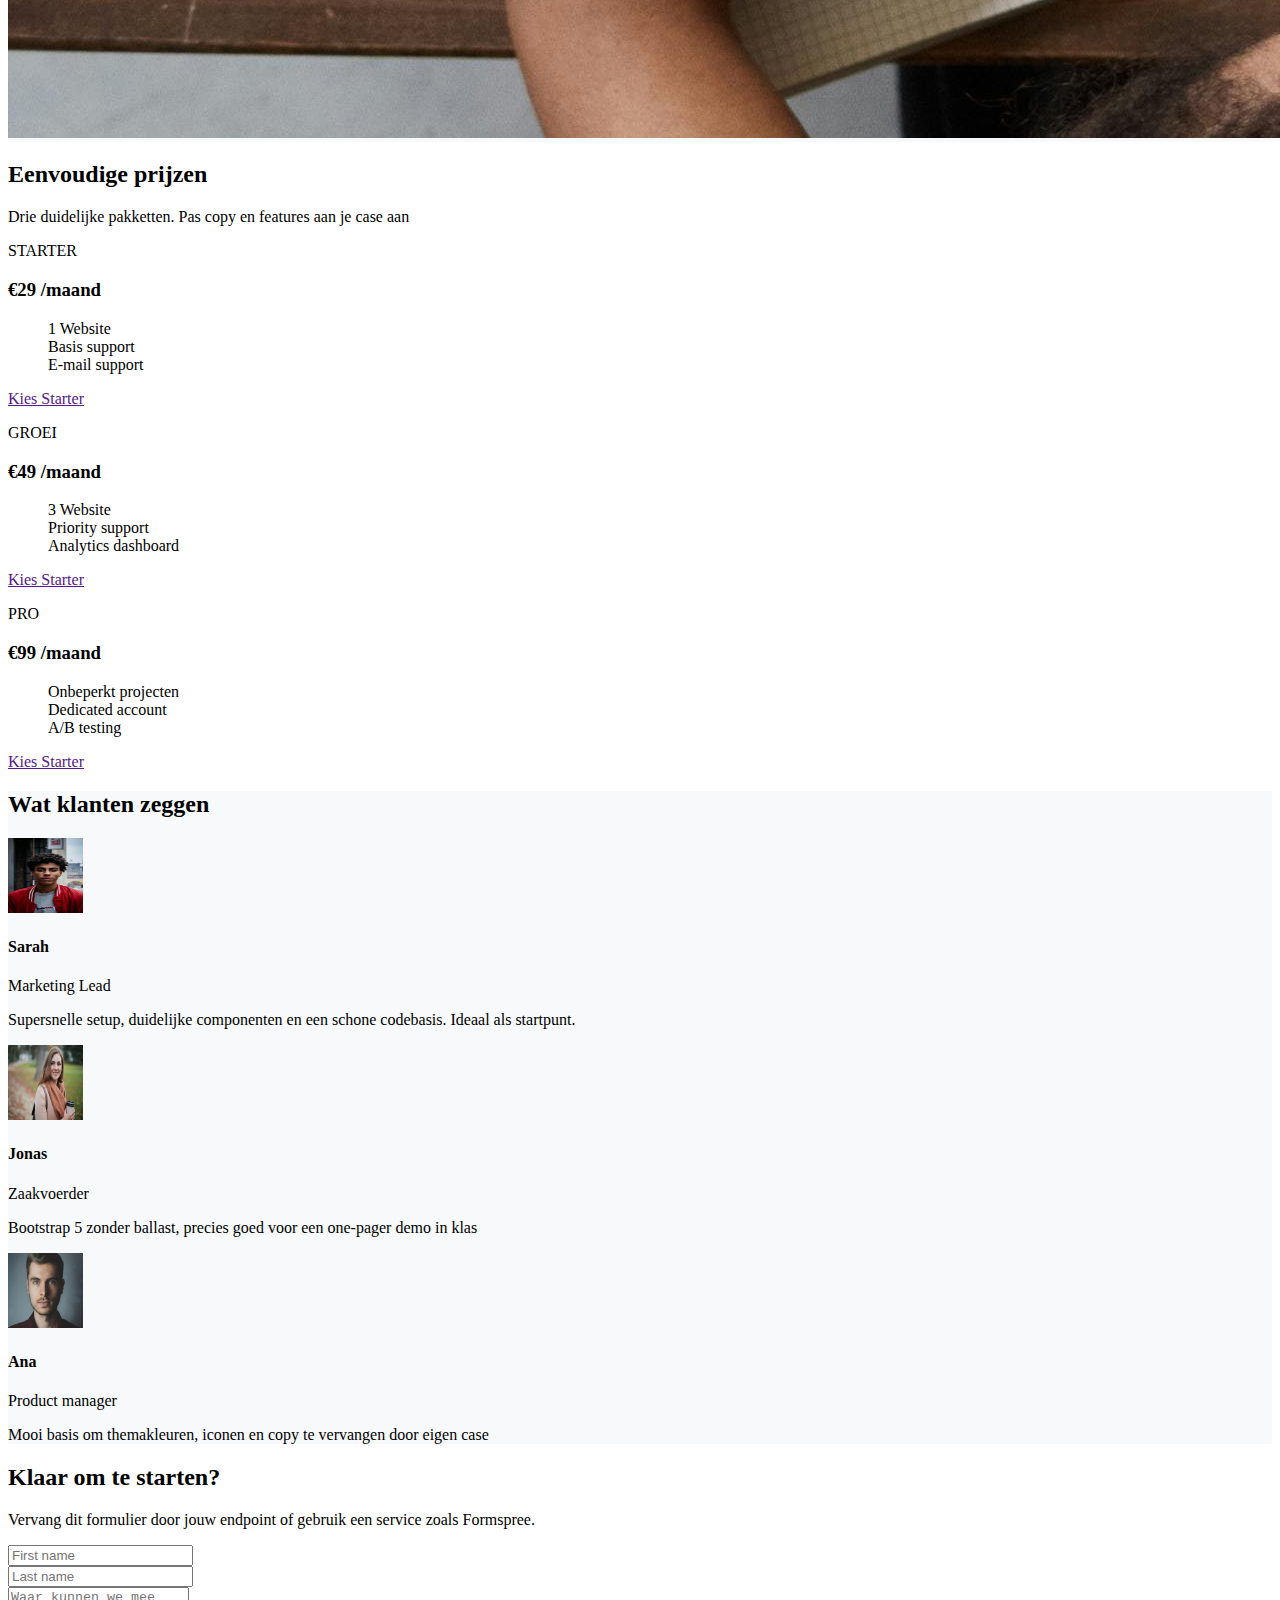
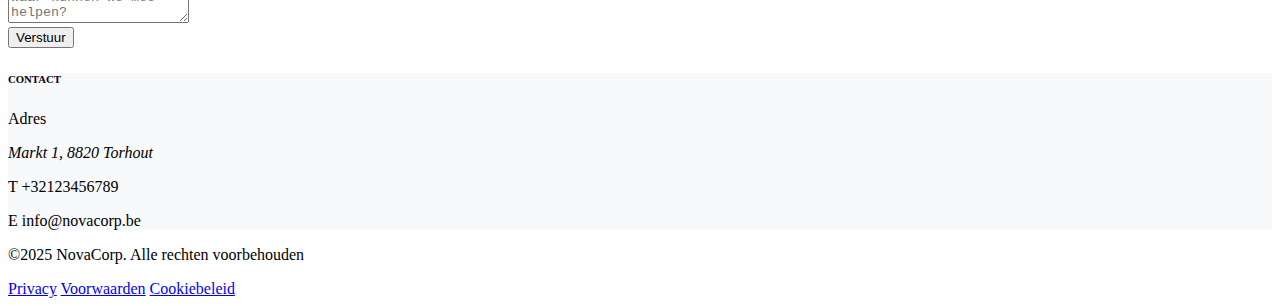
<file: novacorp-bootstraples/index.html>
<!doctype html>
<html lang="nl">
<head>
    <meta charset="UTF-8">
    <meta content="width=device-width, user-scalable=no, initial-scale=1.0, maximum-scale=1.0, minimum-scale=1.0"
          name="viewport">
    <meta content="ie=edge" http-equiv="X-UA-Compatible">
    <meta content="Tom Vanhoutte" name="author">
    <title>Novacorp plain css</title>
    <link href="https://fonts.googleapis.com" rel="preconnect">
    <link crossorigin href="https://fonts.gstatic.com" rel="preconnect">
    <link href="https://fonts.googleapis.com/css2?family=Inter:ital,opsz,wght@0,14..32,100..900;1,14..32,100..900&display=swap"
          rel="stylesheet">
    <link href="https://cdn.jsdelivr.net/npm/bootstrap@5.3.8/dist/css/bootstrap.min.css" rel="stylesheet" integrity="sha384-sRIl4kxILFvY47J16cr9ZwB07vP4J8+LH7qKQnuqkuIAvNWLzeN8tE5YBujZqJLB" crossorigin="anonymous">
    <link href="css/style.css" rel="stylesheet">

</head>
<body>
<header>
    <nav class="navbar navbar-expand-lg">
        <div class="container-xxl">
            <a class="navbar-brand fw-bold border-0" href="#">NovaCorp</a>
            <button class="navbar-toggler" type="button" data-bs-toggle="collapse" data-bs-target="#navbarSupportedContent" aria-controls="navbarSupportedContent" aria-expanded="false" aria-label="Toggle navigation">
                <span class="navbar-toggler-icon"></span>
            </button>
            <div class="collapse navbar-collapse" id="navbarSupportedContent">
                <ul class="navbar-nav ms-auto mb-2 mb-lg-0 gap-lg-3">
                    <li class="nav-item">
                        <a class="nav-link link-dark" href="#whatwedo">Diensten</a>
                    </li>
                    <li class="nav-item">
                        <a class="nav-link link-dark" href="#component">Features</a>
                    </li>
                    <li class="nav-item">
                        <a class="nav-link link-dark" href="#prijzen">Prijzen</a>
                    </li>
                    <li class="nav-item">
                        <a class="nav-link link-dark" href="#review">Reviews</a>
                    </li>
                    <li class="nav-item">
                        <a class="nav-link link-dark" href="#contact">Contact</a>
                    </li>
                </ul>
                <form class="d-flex" role="search">
                    <button class="btn btn-primary ms-lg-3" type="submit">Vraag demo</button>
                </form>
            </div>
        </div>
    </nav>
</header>
<main>
    <div style="background:linear-gradient(to bottom, #f8f9fe,#ffffff);">
        <div class="container-xxl">
            <section id="hero" class="py-5">
                <div class="row align-items-center">
                    <div class="col-lg-6">
                        <span class="rounded-pill badge bg-primary-subtle text-primary-emphasis border border-primary-subtle">Klasoefening &bull; Bootstrap 5</span>
                        <h1>Bouw een strakke corporate one-pager van nul</h1>
                        <p class="fs-5 text-secondary">Gebruik dit skelet als bais: semantische secties, responsive grid,
                            herbruikbare componenten en nette typografie. Vervang content met jouw case</p>
                        <div class="text-center text-lg-start mt-3 mb-3">
                            <a href="">
                                <button class="btn btn-primary btn-lg border border-3 border-white">Bekijk plannen</button>
                            </a>
                            <a href="">
                                <button class="btn btn-outline-secondary btn-lg">Wat zit er in?</button>
                            </a>
                        </div>
                    </div>
                    <div class="col-lg-6">
                        <img class="img-fluid shadow-lg rounded-4 border border-5 border-white" src="img/class.jpg" alt="team werkt aan project">
                    </div>
                </div>
            </section>
            <section id="whatwedo">
                <div class="text-center">
                    <h2>Wat we doen</h2>
                    <p>Kies 3 blokken en omschrijf jouw diensten</p>
                </div>
                <div class="row">
                    <article class="col-md-6 col-lg-3">
                        <div class="border rounded-3 p-4 shadow-sm mb-4">
                            <div class="bg-primary-subtle rounded-3 mb-3" style="width:75px; height:75px;"></div>
                            <h3 class="fw-normal fs-5 pt-2">Snelle Websites</h3>
                            <p class="my-3">Lichtgewicht thema, geoptimaliseerde assets, topscores in PageSpeed</p>
                            <a class="link-primary text-decoration-none" href="">Meer weten</a>
                        </div>
                    </article>
                    <article class="col-md-6 col-lg-3">
                        <div class="border rounded-3 p-4 shadow-sm mb-4">
                            <div class="bg-primary-subtle rounded-3 mb-3" style="width:75px; height:75px;"></div>
                            <h3 class="fw-normal fs-5 pt-2">Snelle Websites</h3>
                            <p class="my-3">Lichtgewicht thema, geoptimaliseerde assets, topscores in PageSpeed</p>
                            <a class="link-primary text-decoration-none" href="">Meer weten</a>
                        </div>
                    </article>
                    <article class="col-md-6 col-lg-3">
                        <div class="border rounded-3 p-4 shadow-sm mb-4">
                            <div class="bg-primary-subtle rounded-3 mb-3" style="width:75px; height:75px;"></div>
                            <h3 class="fw-normal fs-5 pt-2">Snelle Websites</h3>
                            <p class="my-3">Lichtgewicht thema, geoptimaliseerde assets, topscores in PageSpeed</p>
                            <a class="link-primary text-decoration-none" href="">Meer weten</a>
                        </div>
                    </article>
                    <article class="col-md-6 col-lg-3">
                        <div class="border rounded-3 p-4 shadow-sm mb-4">
                            <div class="bg-primary-subtle rounded-3 mb-3" style="width:75px; height:75px;"></div>
                            <h3 class="fw-normal fs-5 pt-2">Snelle Websites</h3>
                            <p class="my-3">Lichtgewicht thema, geoptimaliseerde assets, topscores in PageSpeed</p>
                            <a class="link-primary text-decoration-none" href="">Meer weten</a>
                        </div>
                    </article>
                </div>
            </section>
        </div>
    </div>
    <div class="bg-gray" >
        <div class="container-xxl py-5 " >
            <section id="component" class="row row-cols-1 row-cols-lg-2">
                <div class="col align-content-center">
                    <h2>Component-gederven opbouw</h2>
                    <div class="d-flex my-4 align-items-center">
                        <div class="bg-primary-subtle rounded-3 me-2" style="width: 70px;height: 70px"></div>
                        <div>
                            <h3 class="fs-5 m-0">Herbruikbare kaarten</h3>
                            <p class="m-0">Cards met iconen, titels en links</p>
                        </div>
                    </div>
                    <div class="d-flex my-4 align-items-center">
                        <div class="bg-primary-subtle rounded-3 me-2" style="width: 70px;height: 70px"></div>
                        <div>
                            <h3 class="fs-5 m-0">Section-patronen</h3>
                            <p class="m-0">Hero, features, pricing, testimonials</p>
                        </div>
                    </div>
                    <div class="d-flex my-4 align-items-center">
                        <div class="bg-primary-subtle rounded-3 me-2" style="width: 70px;height: 70px"></div>
                        <div>
                            <h3 class="fs-5 m-0">Utility-first</h3>
                            <p class="m-0">Snelle layout met bootstrap utilities</p>
                        </div>
                    </div>
                </div>
                <div class="col">
                    <img class="img-fluid rounded-3" src="img/class.jpg" alt="gsm op tafel">
                </div>
            </section>
        </div>
    </div>
    <div class="py-5">
        <section id="prijzen" class="container-xxl">
            <div class="text-center">
                <h2>Eenvoudige prijzen</h2>
                <p>Drie duidelijke pakketten. Pas copy en features aan je case aan</p>
            </div>
            <div class="row g-3">
                <article class="col-lg-4">
                    <div class="border rounded-3 shadow-sm p-3 ">
                        <p class="fw-bold text-secondary ">STARTER</p>
                        <h3>&euro;29 <span class="fw-normal fs-5">/maand</span></h3>
                        <ul class="ps-3 " style="list-style-type: none ;">
                            <li>1 Website</li>
                            <li>Basis support</li>
                            <li>E-mail support</li>
                        </ul>
                        <div>
                            <a href="" class="btn btn-primary w-100">Kies Starter</a>
                        </div>
                    </div>
                </article>
                <article class="col-lg-4">
                    <div class="border rounded-3 shadow-sm p-3 ">
                        <p class="fw-bold text-secondary ">GROEI</p>
                        <h3>&euro;49 <span class="fw-normal fs-5">/maand</span></h3>
                        <ul class="ps-3" style="list-style-type: none ;">
                            <li>3 Website</li>
                            <li>Priority support</li>
                            <li>Analytics dashboard</li>
                        </ul>
                        <div>
                            <a href="" class="btn btn-primary w-100">Kies Starter</a>
                        </div>
                    </div>
                </article>
                <article class="col-lg-4">
                    <div class="border rounded-3 shadow-sm p-3 ">
                        <p class="fw-bold text-secondary ">PRO</p>
                        <h3>&euro;99 <span class="fw-normal fs-5">/maand</span></h3>
                        <ul class="ps-3" style="list-style-type: none ;">
                            <li>Onbeperkt projecten</li>
                            <li>Dedicated account</li>
                            <li>A/B testing</li>
                        </ul>
                        <div>
                            <a href="" class="btn btn-primary w-100">Kies Starter</a>
                        </div>
                    </div>
                </article>
            </div>
        </section>
    </div>
    <div class="bg-gray">
        <section id="review" class="container-xxl py-5">
            <div class="text-center pb-3">
                <h2>Wat klanten zeggen</h2>
            </div>
            <div class="row g-3">
                <article class="col-lg-4 ">
                    <div class="border rounded-3 shadow-sm p-3 bg-white">
                        <div class="d-flex gap-3 align-items-center">
                            <img class="img-fluid rounded-circle" src="img/person1.jpg" alt="sarah" style="width:75px; height:75px;">
                            <div>
                                <h4 class="m-0">Sarah</h4>
                                <p class="m-0">Marketing Lead</p>
                            </div>
                        </div>
                        <p class="mt-2">Supersnelle setup, duidelijke componenten en een schone codebasis. Ideaal als startpunt.</p>
                    </div>
                </article>
                <article class="col-lg-4 ">
                    <div class="border rounded-3 shadow-sm p-3 bg-white">
                        <div class="d-flex gap-3 align-items-center">
                            <img class="img-fluid rounded-circle" src="img/person2.jpg" alt="sarah" style="width:75px; height:75px;">
                            <div>
                                <h4 class="m-0">Jonas</h4>
                                <p class="m-0">Zaakvoerder</p>
                            </div>
                        </div>
                        <p class="mt-2">Bootstrap 5 zonder ballast, precies goed voor een one-pager demo in klas</p>
                    </div>
                </article>
                <article class="col-lg-4 ">
                    <div class="border rounded-3 shadow-sm p-3 bg-white">
                        <div class="d-flex gap-3 align-items-center">
                            <img class="img-fluid rounded-circle" src="img/person3.jpg" alt="sarah" style="width:75px; height:75px;">
                            <div>
                                <h4 class="m-0">Ana</h4>
                                <p class="m-0">Product manager</p>
                            </div>
                        </div>
                        <p class="mt-2">Mooi basis om themakleuren, iconen en copy te vervangen door eigen case</p>
                    </div>
                </article>

            </div>
        </section>
    </div>
    <section id="contact" class="container-xxl py-5">
        <div class="row ">
            <div class="col-lg-6 mb-3">
                <form >
                    <h2>Klaar om te starten?</h2>
                    <p>Vervang dit formulier door jouw endpoint of gebruik een service zoals Formspree.</p>
                    <div class="row mb-3">
                        <div class="col">
                            <input type="text" class="form-control" placeholder="First name" aria-label="First name">
                        </div>
                        <div class="col">
                            <input type="text" class="form-control" placeholder="Last name" aria-label="Last name">
                        </div>
                    </div>
                    <div>
                        <textarea class="form-control" placeholder="Waar kunnen we mee helpen?"></textarea>
                    </div>
                    <div>
                        <button class="btn btn-primary mt-2" type="submit">Verstuur</button>
                    </div>
                </form>
            </div>
            <div class="col-lg-4  ms-auto my-auto">
                <div class=" bg-gray rounded-3 ">
                    <div class="p-3">
                        <h6 class="text-secondary">CONTACT</h6>
                        <p class="fw-bold m-0">Adres</p>
                        <address class="m-0">Markt 1, 8820 Torhout</address>
                        <p class="m-0"><span class="fw-bold ">T</span> +32123456789</p>
                        <p class="m-0"><span class="fw-bold ">E</span> info@novacorp.be</p>
                    </div>
                </div>
            </div>
        </div>
        <div>

        </div>
    </section>
</main>
<div class="border-top">
    <footer id="footer" class="container-xxl">
        <div class="row">
            <div class="col-lg-6 p-2">
                <p class="fw-small fs-6 m-0">&copy;2025 NovaCorp. Alle rechten voorbehouden</p>
            </div>
            <div class="col-lg-3 ms-auto p-2">
                <a href="#" class="text-decoration-none">Privacy</a>
                <a href="#" class="text-decoration-none">Voorwaarden</a>
                <a href="#" class="text-decoration-none">Cookiebeleid</a>
            </div>
        </div>

    </footer>
</div>


<script src="https://cdn.jsdelivr.net/npm/bootstrap@5.3.8/dist/js/bootstrap.bundle.min.js" integrity="sha384-FKyoEForCGlyvwx9Hj09JcYn3nv7wiPVlz7YYwJrWVcXK/BmnVDxM+D2scQbITxI" crossorigin="anonymous"></script>
</body>
</html>
</file>
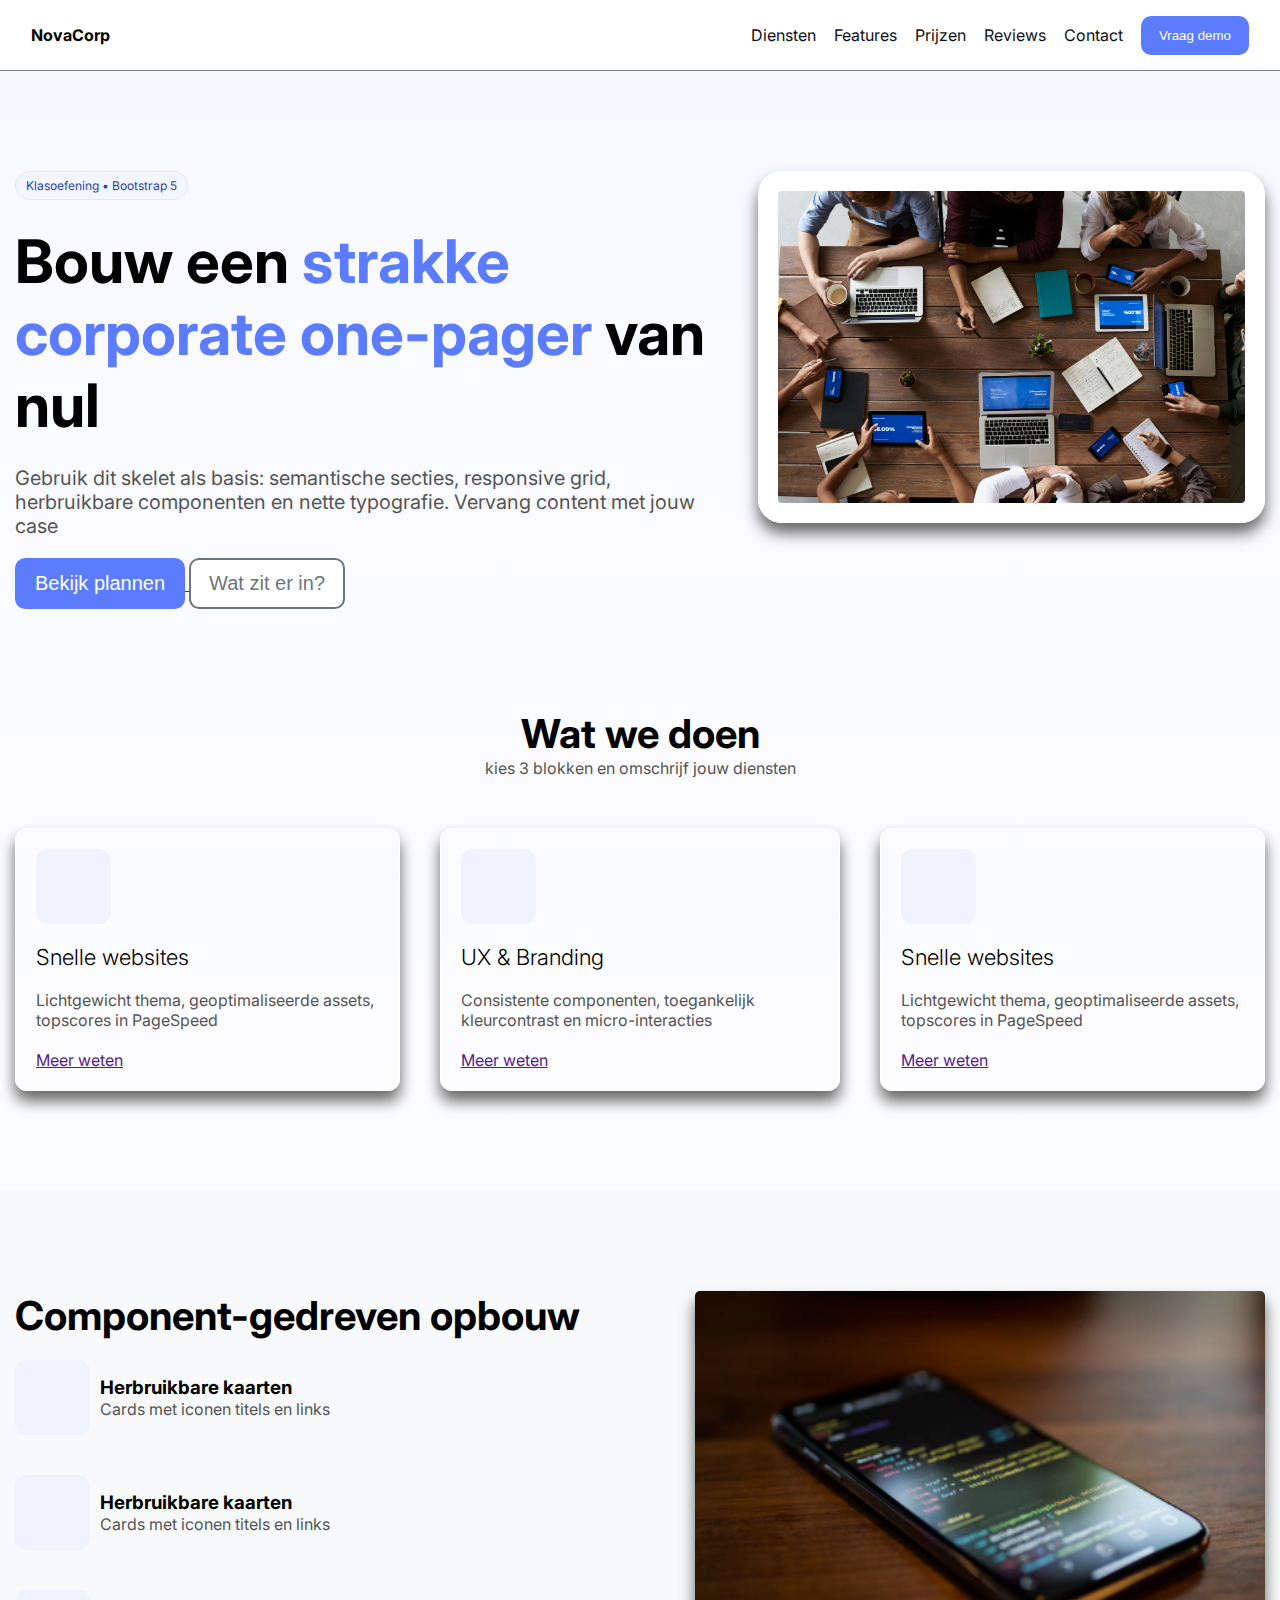
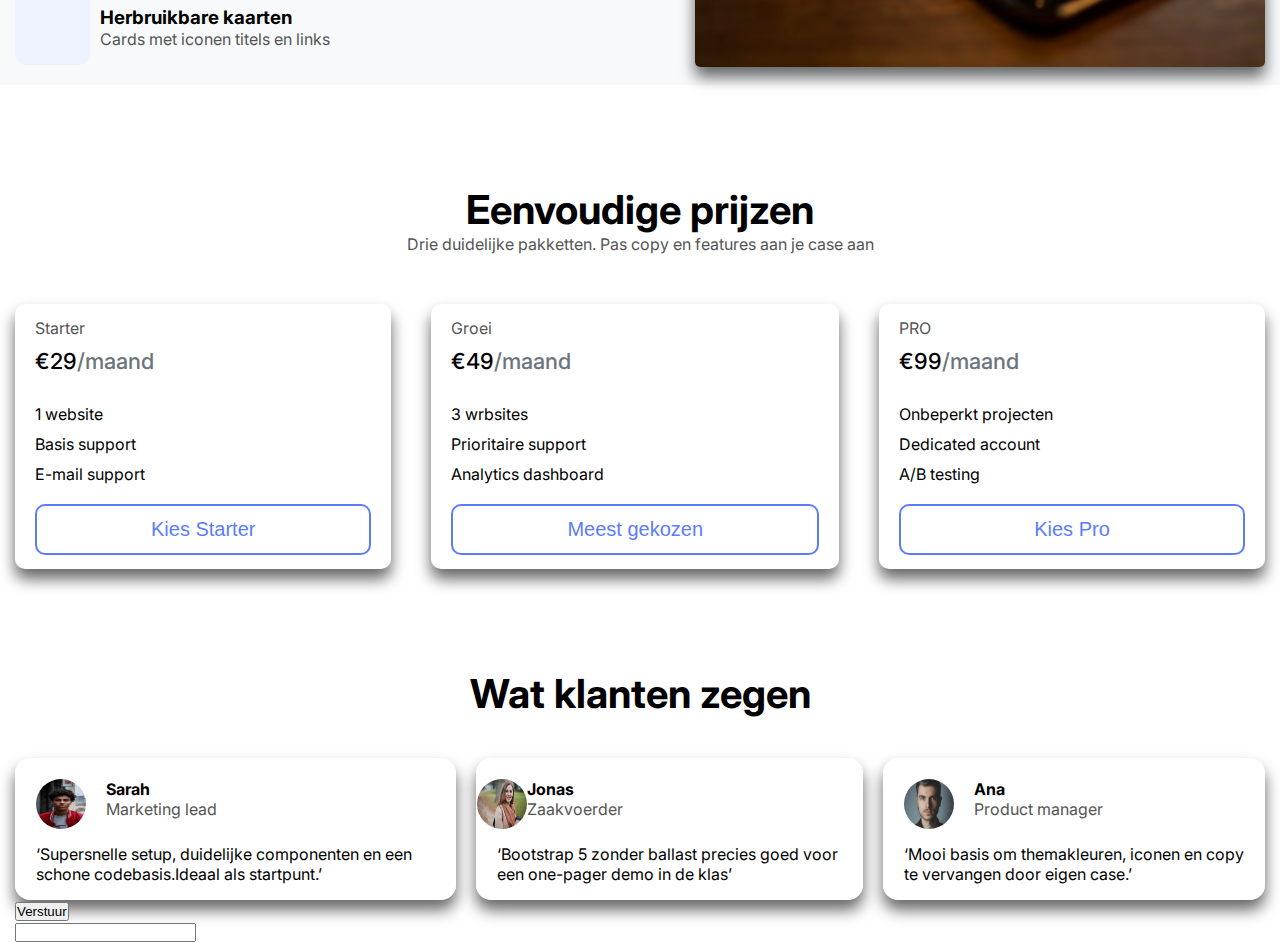
<file: novacorp/index.html>
<!doctype html>
<html lang="nl">
<head>
    <meta charset="UTF-8">
    <meta content="width=device-width, user-scalable=no, initial-scale=1.0, maximum-scale=1.0, minimum-scale=1.0"
          name="viewport">
    <meta content="ie=edge" http-equiv="X-UA-Compatible">
    <meta content="Tom Vanhoutte" name="author">
    <title>Prechu</title>
    <link href="https://fonts.googleapis.com" rel="preconnect">
    <link crossorigin href="https://fonts.gstatic.com" rel="preconnect">
    <link href="https://fonts.googleapis.com/css2?family=Inter:ital,opsz,wght@0,14..32,100..900;1,14..32,100..900&display=swap"
          rel="stylesheet">
    <link href="https://unpkg.com/aos@2.3.1/dist/aos.css" rel="stylesheet">
    <link href="css/style.css" rel="stylesheet">

</head>
<body>
<div id="headerwrap">
    <header>
        <nav class="d-flex align-items-center" style="height:70px;">
            <div style="width:200px;padding-left:16px;font-weight:700;">NovaCorp</div>
            <div class="d-flex justify-content-end align-items-center flex-grow-1" style="padding-right:16px;gap:18px;">
                <a class="navlink" href="#diensten">Diensten</a>
                <a class="navlink" href="#features">Features</a>
                <a class="navlink" href="#prijzen">Prijzen</a>
                <a class="navlink" href="#reviews">Reviews</a>
                <a class="navlink" href="#contact">Contact</a>
                <a class="navlink" href="#contact">
                    <button class="btn-brand">Vraag demo</button>
                </a>
            </div>
        </nav>
    </header>
</div>
<!--hero-->
<main>
    <div class="bggrey">
        <div id="hewwd">
            <section class="d-flex" id="hero" style="padding-top:100px;gap:50px;">
                <div>
                    <p class="badge" style="display:inline-block;">Klasoefening • Bootstrap 5</p>
                    <h1 style="margin:25px 0px;">Bouw een <span class="bspan">strakke corporate one-pager</span> van nul</h1>
                    <p class="slogan">Gebruik dit skelet als basis: semantische secties, responsive grid,
                        herbruikbare componenten en nette typografie. Vervang content met jouw case</p>
                    <div style="margin-top:20px;">
                        <a href="">
                            <button class="knop">Bekijk plannen</button>
                        </a>
                        <a href="">
                            <button class="gbutton">Wat zit er in?</button>
                        </a>
                    </div>
                </div>
                <div>
                    <img alt="mensen aan het werk" class="shadow-soft" src="img/class.jpg" style="width: 507px;border: 20px solid #fff;border-radius: 24px;">
                </div>

            </section>
            <section id="whatwedo" style="margin-top:100px;gap:50px;">
                <div class="text-center">
                    <h2 style="font-size:40px;">Wat we doen</h2>
                    <p>kies 3 blokken en omschrijf jouw diensten</p>
                </div>
                <div class="d-flex justify-content-between" style="gap:40px;margin-top:50px;">
                    <article class="shadow-soft">
                        <div style="width:75px; height:75px;background:#eff2ff;border-radius:12px;">

                        </div>
                        <h3 class="wwdh3" style="font-weight:300;font-size:22px;">Snelle websites</h3>
                        <p class="wwdp">Lichtgewicht thema, geoptimaliseerde assets, topscores in PageSpeed</p>
                        <a href="">Meer weten</a>
                    </article>
                    <article class="shadow-soft">
                        <div style="width:75px; height:75px;background:#eff2ff;border-radius:12px;">

                        </div>
                        <h3 class="wwdh3" style="font-weight:300;font-size:22px;">UX & Branding</h3>
                        <p class="wwdp">Consistente componenten, toegankelijk kleurcontrast en micro-interacties</p>
                        <a href="">Meer weten</a>
                    </article>
                    <article class="shadow-soft">
                        <div style="width:75px; height:75px;background:#eff2ff;border-radius:12px;">

                        </div>
                        <h3 class="wwdh3" style="font-weight:300;font-size:22px;">Snelle websites</h3>
                        <p class="wwdp">Lichtgewicht thema, geoptimaliseerde assets, topscores in PageSpeed</p>
                        <a href="">Meer weten</a>
                    </article>
                </div>
            </section>
        </div>
        <section id="components" style="padding-top:100px; margin-top:100px;background:#f7f9fa">
            <div class="d-flex justify-content-between" style="width:1250px;margin:0 auto;">
                <div class="d-flex align-items-center">
                    <div>
                        <h2 style="font-size:40px;">Component-gedreven opbouw</h2>
                        <div class="d-flex align-items-center " style="padding-top:20px;padding-bottom:20px; gap:10px;">
                            <div style="width:75px; height:75px;background:#eff2ff;border-radius:12px;"></div>
                            <div>
                                <h3>Herbruikbare kaarten</h3>
                                <p>Cards met iconen titels en links</p>
                            </div>

                        </div>
                        <div class="d-flex align-items-center " style="padding-top:20px;padding-bottom:20px; gap:10px;">
                            <div style="width:75px; height:75px;background:#eff2ff;border-radius:12px;"></div>
                            <div>
                                <h3>Herbruikbare kaarten</h3>
                                <p>Cards met iconen titels en links</p>
                            </div>

                        </div>
                        <div class="d-flex align-items-center " style="padding-top:20px;padding-bottom:20px; gap:10px;">
                            <div style="width:75px; height:75px;background:#eff2ff;border-radius:12px;"></div>
                            <div>
                                <h3>Herbruikbare kaarten</h3>
                                <p>Cards met iconen titels en links</p>
                            </div>

                        </div>

                    </div>

                </div>

                <div>
                    <img alt="mensen aan het werk" class="shadow-soft" src="img/img.png" style="width: 570px;border-radius: 5px;">
                </div>
            </div>
        </section>
    </div>
    <section id="prices" style="margin-top:100px;gap:50px;">
        <div class="text-center">
            <h2 style="font-size:40px;">Eenvoudige prijzen</h2>
            <p>Drie duidelijke pakketten. Pas copy en features aan je case aan</p>
        </div>
        <div class="d-flex " style="gap:40px;margin-top:50px;">
            <article class="shadow-soft flex-grow-1 pkeuze">
                <div>
                    <p style=" pdding-top: 0px;padding-bottom:10px;">Starter</p>
                    <h3 class="" style="font-weight:500;font-size:22px;padding-bottom: 10px;">&euro;29<span class="gspan">/maand</span>
                    </h3>
                    <ul class="nodeco limarg" style="padding-top: 10px;padding-bottom: 10px;">
                        <li>1 website</li>
                        <li>Basis support</li>
                        <li>E-mail support</li>
                    </ul>
                    <div class="d-flex ">
                        <a href="" class="w-100">
                            <button class="pknop  w-100">Kies Starter</button>
                        </a>
                    </div>
                </div>
            </article>
            <article class="shadow-soft flex-grow-1 pkeuze">
                <div>
                    <p style=" pdding-top: 0px;padding-bottom:10px;">Groei</p>
                    <h3 class="" style="font-weight:500;font-size:22px;padding-bottom: 10px;">&euro;49<span class="gspan">/maand</span>
                    </h3>
                    <ul class="nodeco limarg" style="padding-top: 10px;padding-bottom: 10px;">
                        <li>3 wrbsites</li>
                        <li>Prioritaire support</li>
                        <li>Analytics dashboard</li>
                    </ul>
                    <div class="d-flex ">
                        <a href="" class="w-100">
                            <button class="pknop  w-100">Meest gekozen</button>
                        </a>
                    </div>
                </div>
            </article>
            <article class="shadow-soft flex-grow-1 pkeuze">
                <div>
                    <p style=" pdding-top: 0px;padding-bottom:10px;">PRO</p>
                    <h3 class="" style="font-weight:500;font-size:22px;padding-bottom: 10px;">€99<span class="gspan">/maand</span>
                    </h3>
                    <ul class="nodeco limarg" style="padding-top: 10px;padding-bottom: 10px;">
                        <li>Onbeperkt projecten</li>
                        <li>Dedicated account</li>
                        <li>A/B testing</li>
                    </ul>
                    <div class="d-flex ">
                        <a href="" class="w-100">
                            <button class="pknop  w-100">Kies Pro</button>
                        </a>
                    </div>
                </div>

            </article>
        </div>
    </section>
    <div id="gather">
        <section id="reviews" style="margin-top:100px;gap:50px;">
            <div>
                <h2 class="text-center" style="font-size:40px;">Wat klanten zegen</h2>
                <div>
                    <div class="d-flex" style="gap: 20px; margin-top: 40px">
                        <div class="shadow-soft" style="border: 1px solid white; border-radius: 15px">
                            <div class="d-flex align-items-center" >
                                <img style="width: 50px;height: 50px; border-radius: 50%;margin: 0px 20px; margin-top: 20px;margin-bottom: 10px" src="img/person1.jpg" alt="">
                                <div class="d-flex flex-column">
                                    <h4>Sarah</h4>
                                    <p>Marketing lead</p>
                                </div>
                            </div>
                            <div style="margin: 0px 20px;margin-bottom: 15px;margin-top: 5px">
                                <q>Supersnelle setup, duidelijke componenten en een schone codebasis.Ideaal als startpunt.</q>
                            </div>
                        </div>
                        <div class="shadow-soft" style="border: 1px solid white; border-radius: 15px;">
                            <div class="d-flex align-items-center">
                                <img style="width: 50px;height: 50px; border-radius: 50%;mmargin: 0px 20px; margin-top: 20px;margin-bottom: 10px" src="img/person2.jpg" alt="">
                                <div class="d-flex flex-column">
                                    <h4>Jonas</h4>
                                    <p>Zaakvoerder</p>
                                </div>
                            </div>
                            <div style="margin: 0px 20px;margin-bottom: 15px;margin-top: 5px">
                                <q>Bootstrap 5 zonder ballast precies goed voor een one-pager demo in de klas</q>
                            </div>
                        </div>
                        <div class="shadow-soft" style="border: 1px solid white; border-radius: 15px">
                            <div class="d-flex align-items-center">
                                <img style="width: 50px;height: 50px; border-radius: 50%;margin: 0px 20px; margin-top: 20px;margin-bottom: 10px" src="img/person3.jpg" alt="">
                                <div class="d-flex flex-column">
                                    <h4>Ana</h4>
                                    <p>Product manager</p>
                                </div>
                            </div>
                            <div style="margin: 0px 20px;margin-bottom: 15px;margin-top: 5px">
                                <q>Mooi basis om themakleuren, iconen en copy te vervangen door eigen case.</q>
                            </div>
                        </div>
                    </div>
                </div>
            </div>
        </section>
        <section>
            <div>
                <div>
                    <div>
                        <h2></h2>
                        <p></p>
                    </div>
                    <div>
                        <div id="naam"></div>
                        <div id="mail"></div>
                        <div id="message"></div>
                        <a href=""><button>Verstuur</button></a>
                    </div>

                </div>
                <div id="contact">
                    <input type>
                </div>
            </div>
        </section>
    </div>
</main>
<footer>

</footer>
<script src="https://unpkg.com/aos@2.3.1/dist/aos.js"></script>
<script>
    AOS.init();
</script>

</body>
</html>
</file>
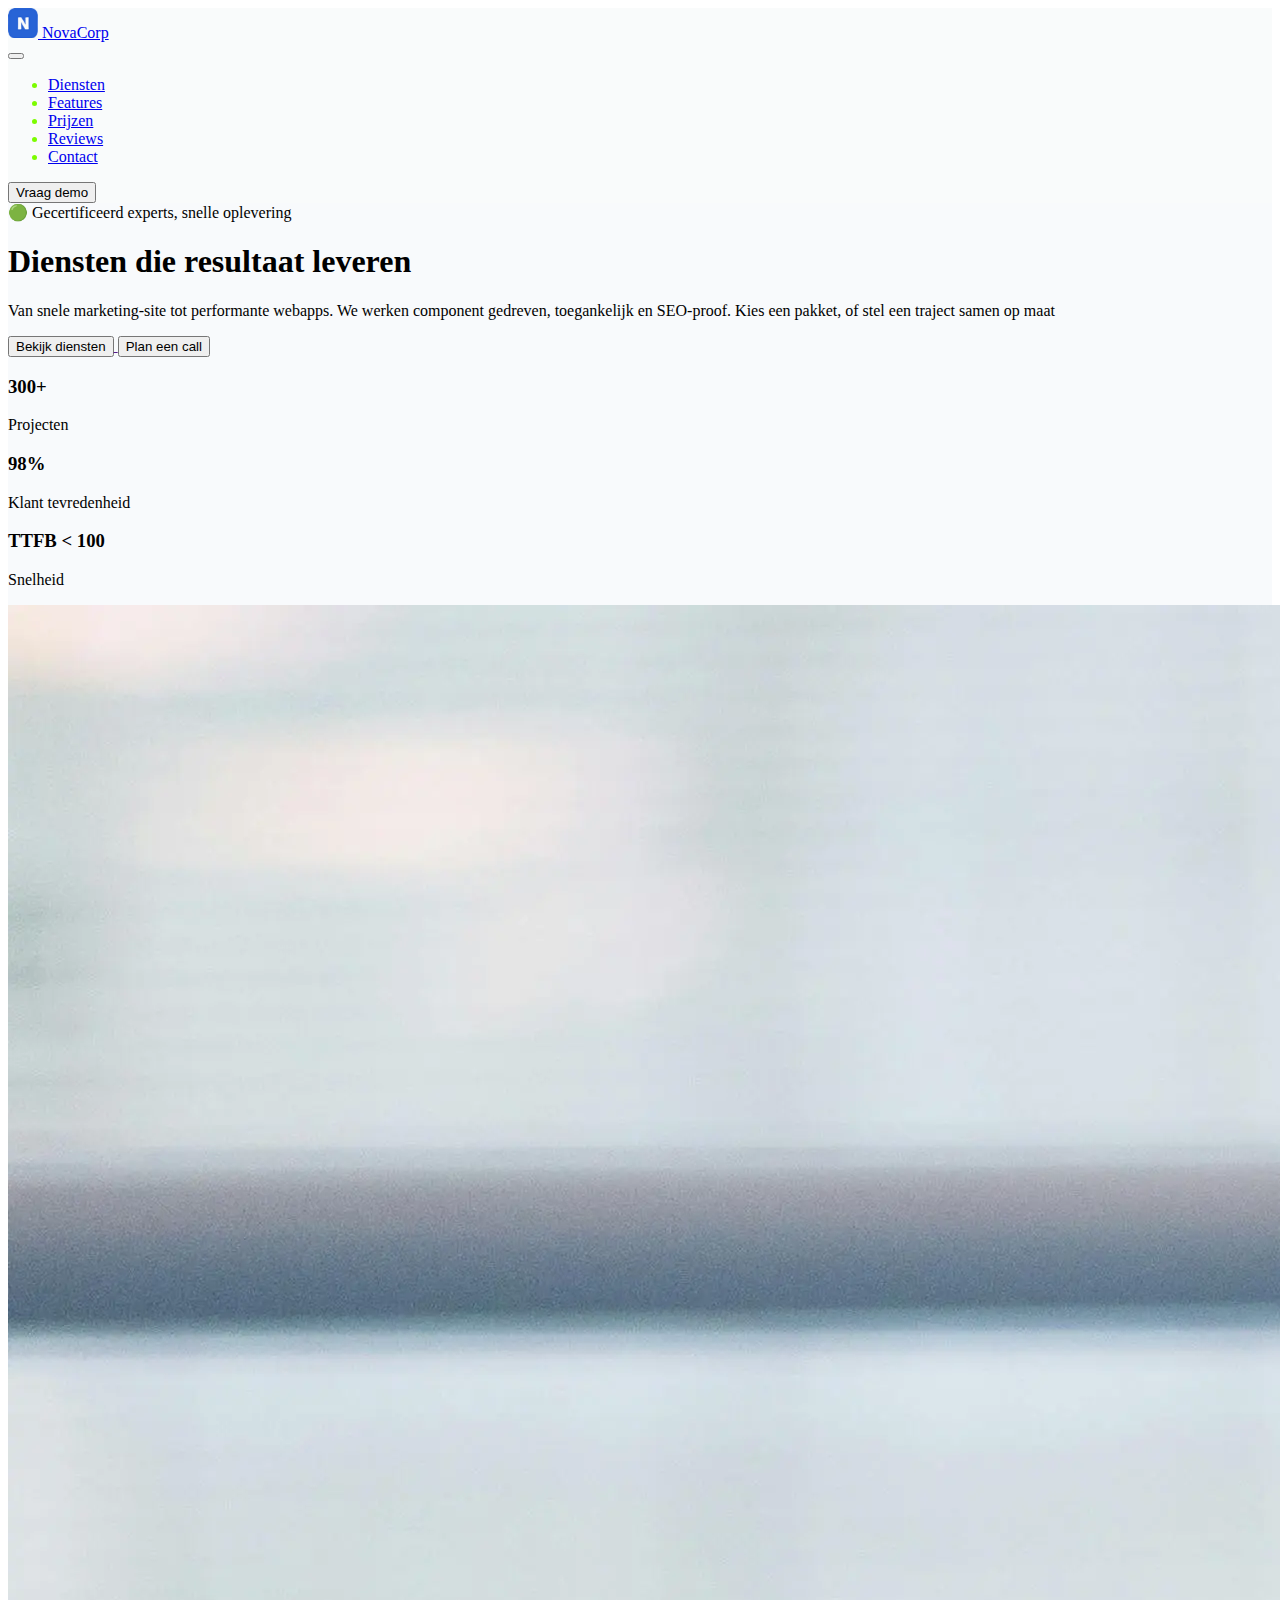
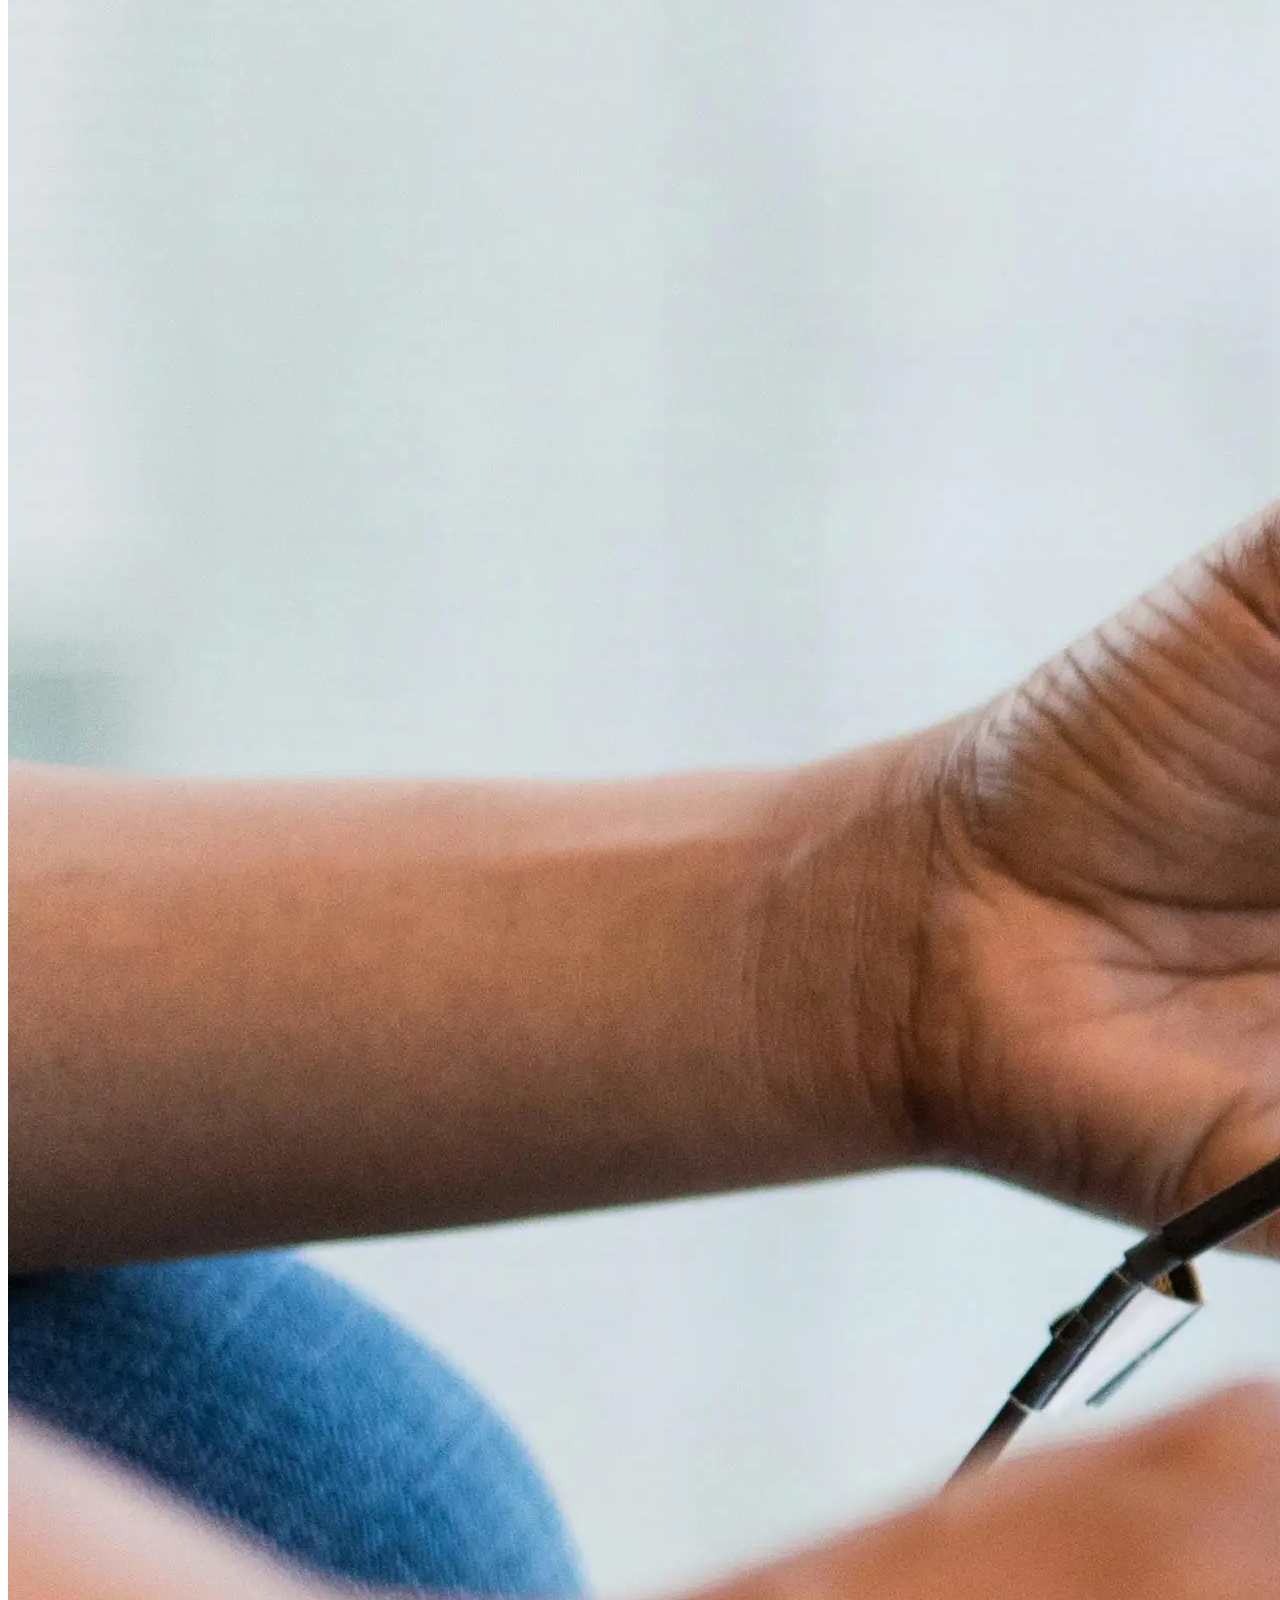
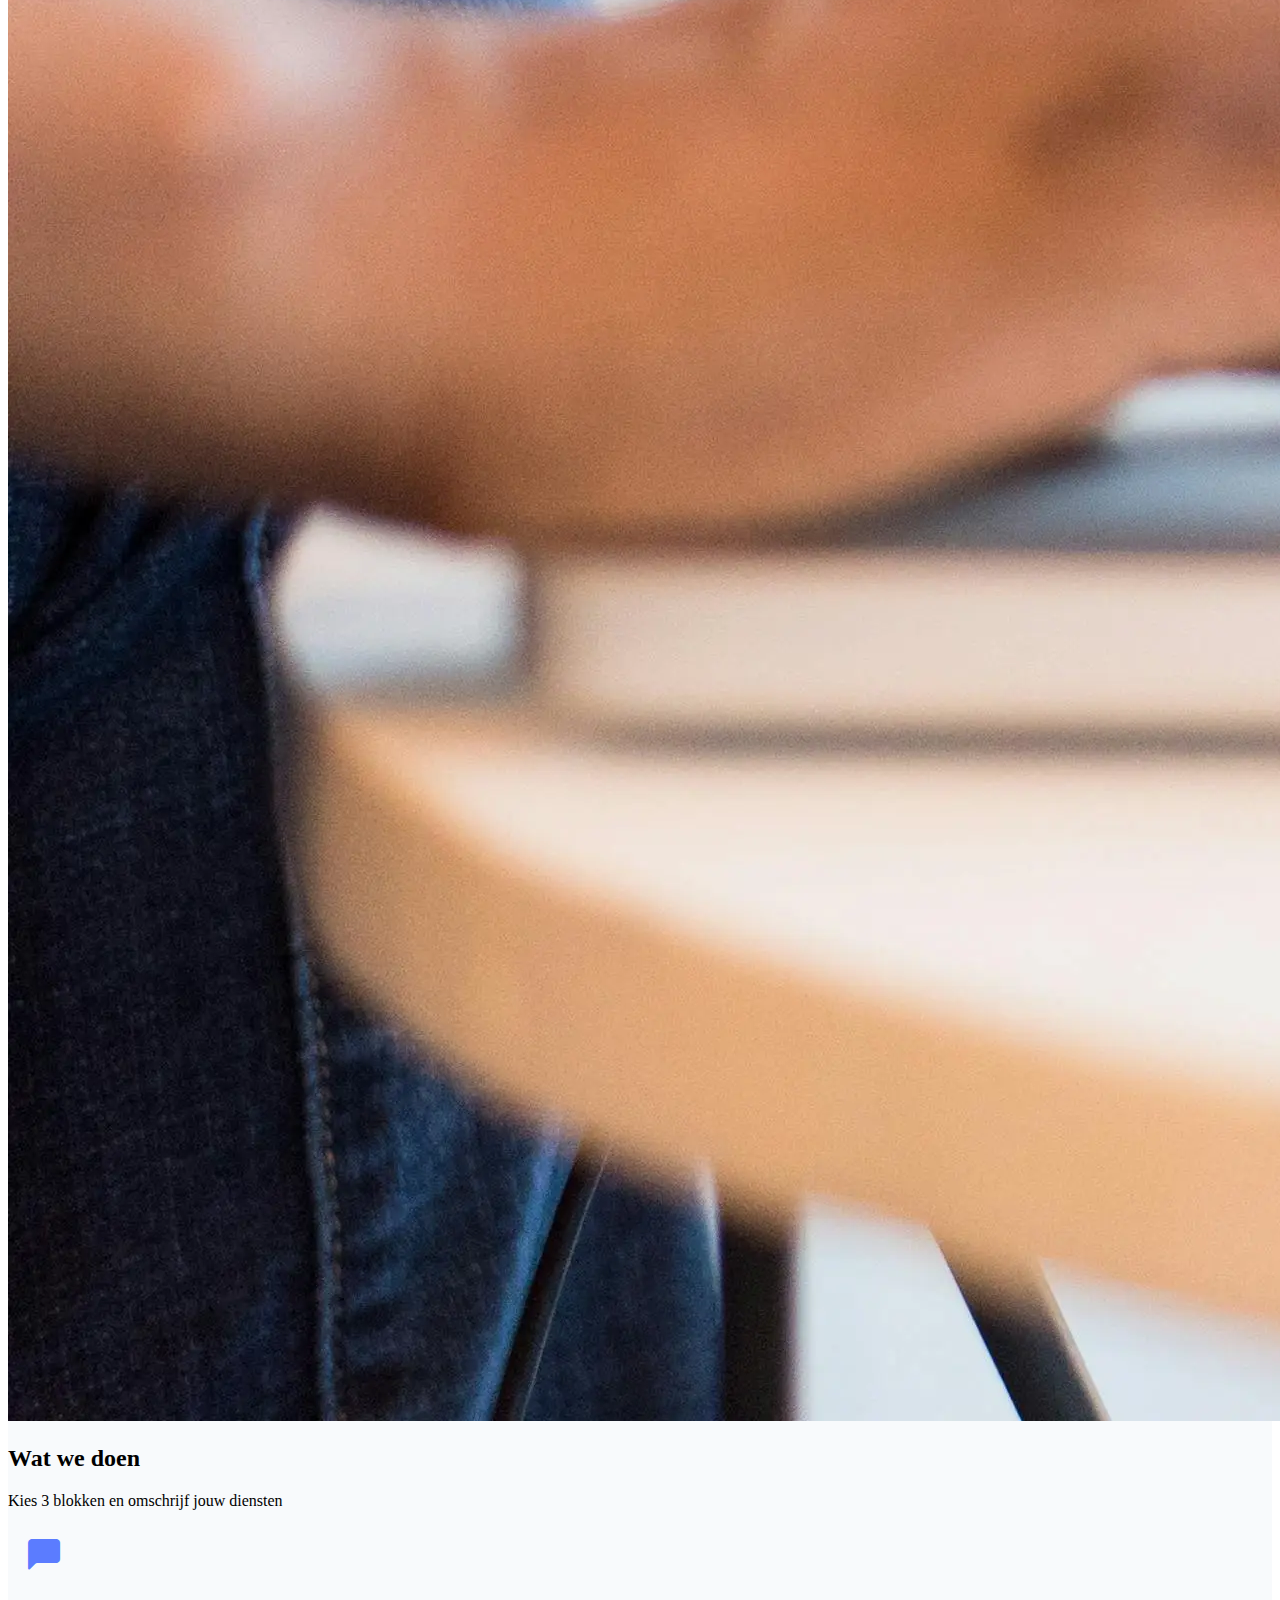
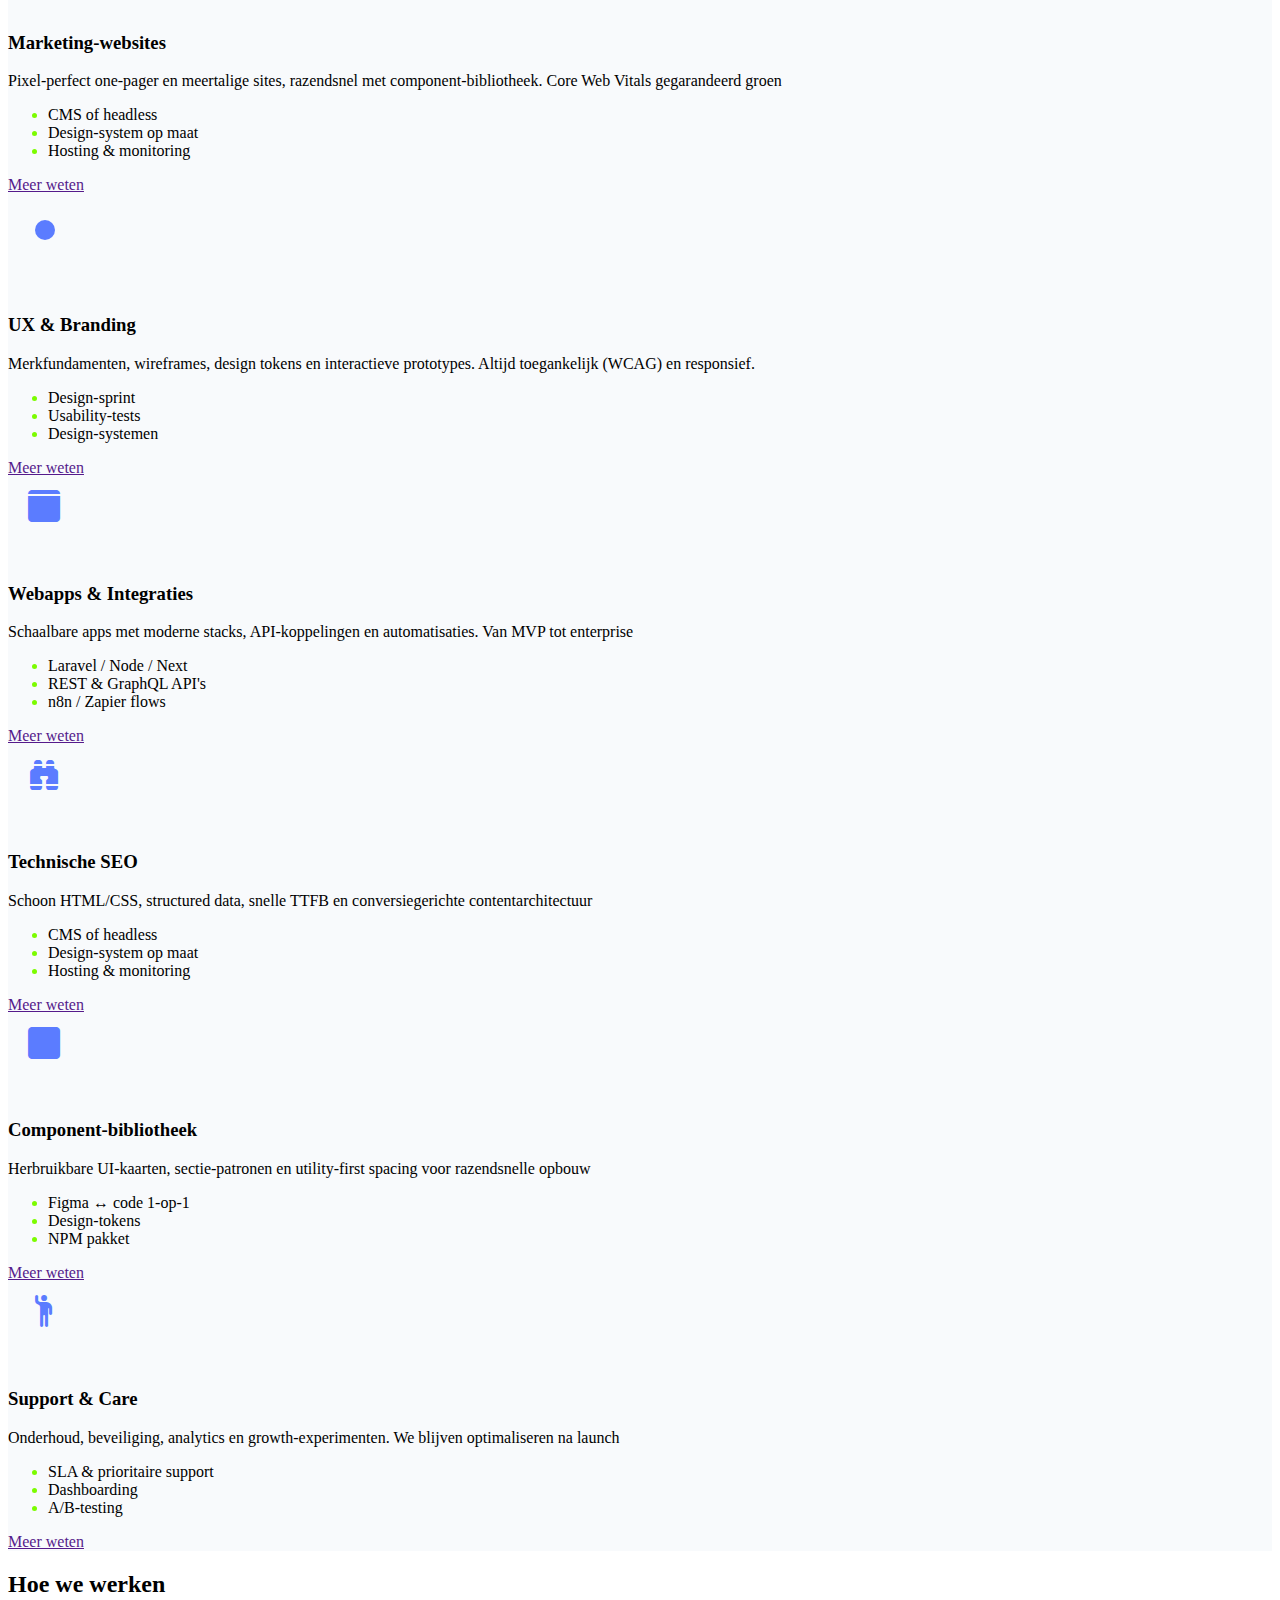
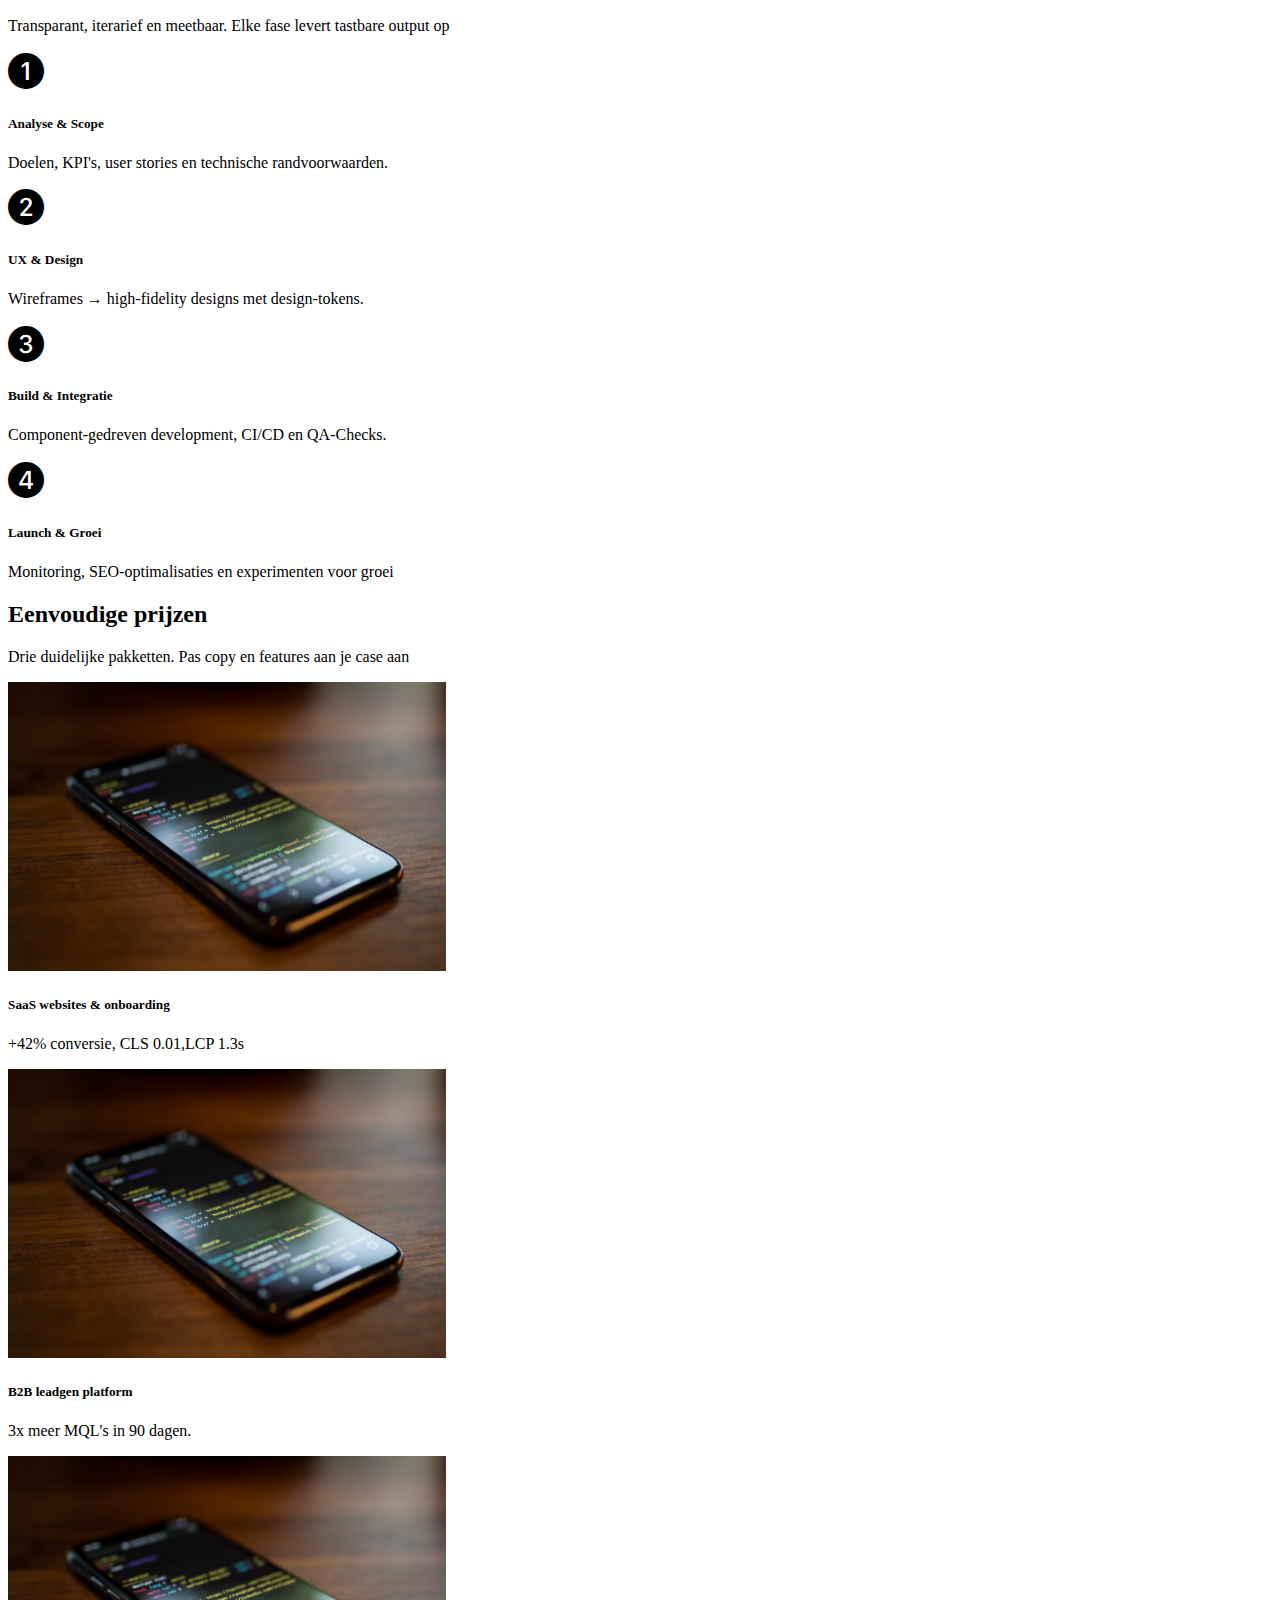
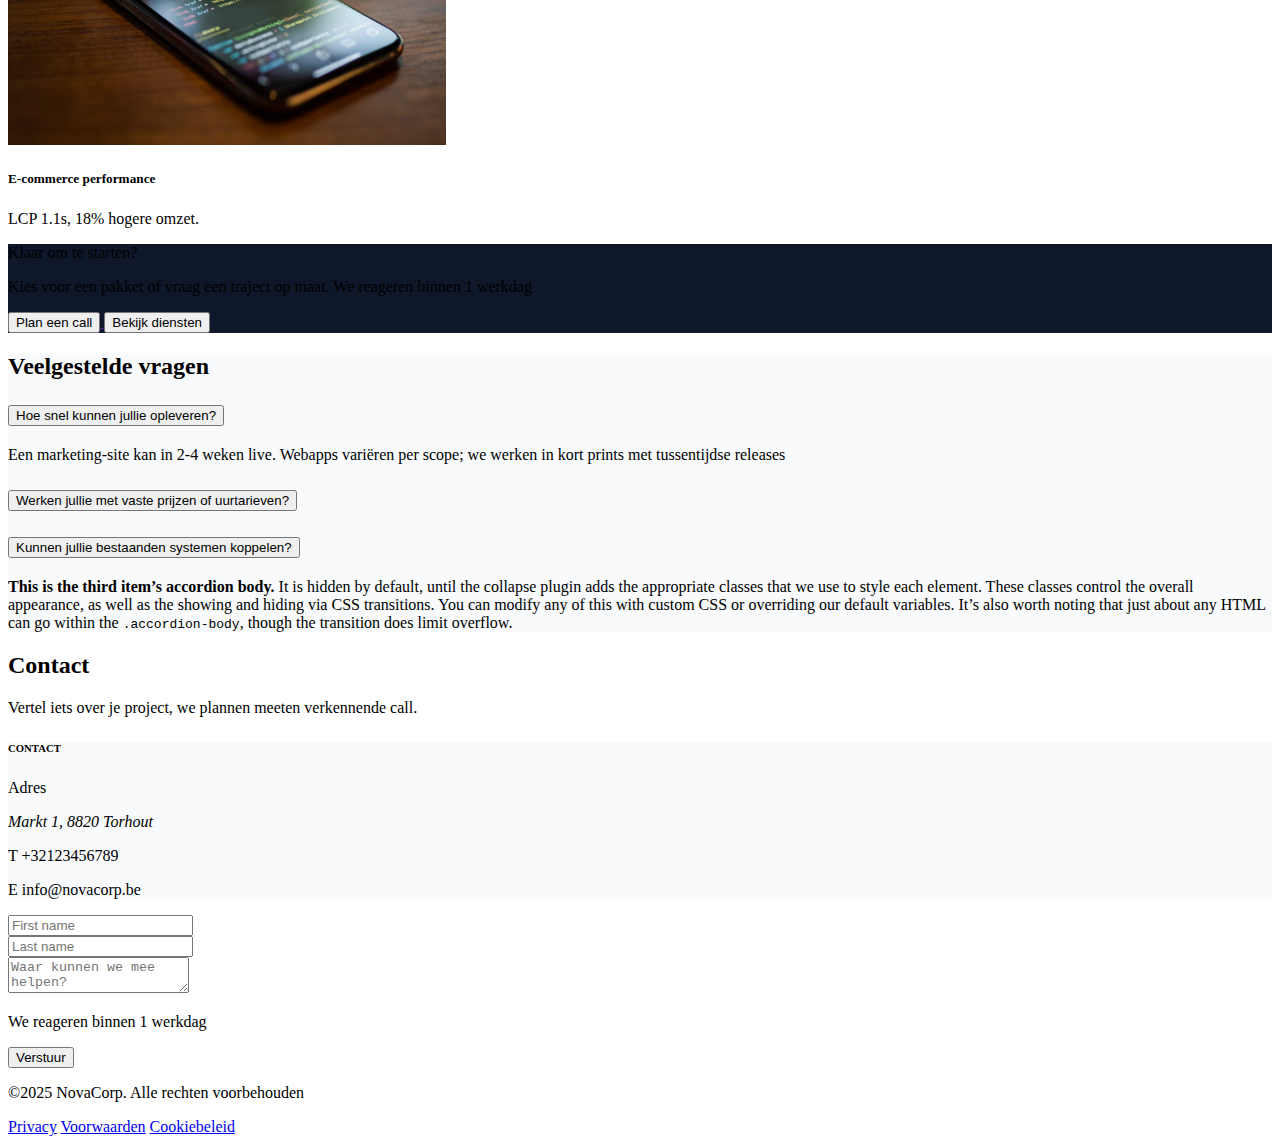
<file: novacorpbootstrapnew/index.html>
<!doctype html>
<html lang="nl">
<head>
    <meta charset="UTF-8">
    <meta content="width=device-width, user-scalable=no, initial-scale=1.0, maximum-scale=1.0, minimum-scale=1.0"
          name="viewport">
    <meta content="ie=edge" http-equiv="X-UA-Compatible">
    <meta content="Przemyslaw Dajczer" name="author">
    <title>Novacorp plain css</title>
    <link href="https://fonts.googleapis.com" rel="preconnect">
    <link crossorigin href="https://fonts.gstatic.com" rel="preconnect">
    <link href="https://fonts.googleapis.com/css2?family=Inter:ital,opsz,wght@0,14..32,100..900;1,14..32,100..900&display=swap"
          rel="stylesheet">
    <link href="https://cdn.jsdelivr.net/npm/bootstrap@5.3.8/dist/css/bootstrap.min.css" rel="stylesheet" integrity="sha384-sRIl4kxILFvY47J16cr9ZwB07vP4J8+LH7qKQnuqkuIAvNWLzeN8tE5YBujZqJLB" crossorigin="anonymous">
    <link rel="stylesheet" href="https://cdn.jsdelivr.net/npm/bootstrap-icons@1.13.1/font/bootstrap-icons.min.css">
    <link href="css/style.css" rel="stylesheet">

</head>
<body>
<header>
    <nav class="navbar fixed-top navbar-expand-lg border-bottom nav-opacity ">
        <div class="container-xxl">
            <div>
                <a class="navbar-brand fw-bold" href="#">
                    <img src="img/logo.png" alt="Logo" width="30" height="30" class="d-inline-block align-text-top">
                    NovaCorp
                </a>
            </div>
            <button class="navbar-toggler" type="button" data-bs-toggle="collapse" data-bs-target="#navbarSupportedContent" aria-controls="navbarSupportedContent" aria-expanded="false" aria-label="Toggle navigation">
                <span class="navbar-toggler-icon"></span>
            </button>
            <div class="collapse navbar-collapse" id="navbarSupportedContent">
                <ul class="navbar-nav ms-auto mb-2 mb-lg-0 gap-lg-3">
                    <li class="nav-item">
                        <a class="nav-link link-dark" href="#diensten">Diensten</a>
                    </li>
                    <li class="nav-item">
                        <a class="nav-link link-dark" href="#proces">Features</a>
                    </li>
                    <li class="nav-item">
                        <a class="nav-link link-dark" href="#cases">Prijzen</a>
                    </li>
                    <li class="nav-item">
                        <a class="nav-link link-dark" href="#precontact">Reviews</a>
                    </li>
                    <li class="nav-item">
                        <a class="nav-link link-dark" href="#contact">Contact</a>
                    </li>
                </ul>
                <form class="d-flex" role="search">
                    <button class="btn btn-primary ms-lg-3" type="submit">Vraag demo</button>
                </form>
            </div>
        </div>
    </nav>
</header>
<main>
    <div class="mt-5 bg-gray" >
        <div class="container-xxl">
            <section id="hero" class="py-5">
                <div class="row align-items-center">
                    <div class="col-lg-6 pe-5">
                        <span class="rounded-pill badge text-primary-emphasis border border-secondary-subtle">&#128994; Gecertificeerd experts, snelle oplevering</span>
                        <h1 class="fw-bolder">Diensten die resultaat leveren</h1>
                        <p class="fs-5 text-secondary">Van snele marketing-site tot performante webapps. We werken component gedreven,
                         toegankelijk en SEO-proof. Kies een pakket, of stel een traject samen op maat</p>
                        <div class="text-center text-lg-start mt-3 mb-3 ">
                            <a href="">
                                <button class="btn btn-primary btn-lg border border-3 border-white">Bekijk diensten</button>
                            </a>
                            <a href="">
                                <button class="btn btn-outline-secondary btn-lg">Plan een call</button>
                            </a>
                        </div>
                        <div class="row justify-content-between">
                            <div class="col-lg-2">
                                <h3 class="fw-bold">300+</h3>
                                <p class="text-secondary fw-medium">Projecten</p>
                            </div>
                            <div class="col-lg-2">
                                <h3 class="fw-bold">98%</h3>
                                <p class="text-secondary fw-medium">Klant tevredenheid</p>
                            </div>
                            <div class="col-lg-2">
                                <h3 class="fw-bold">TTFB < 100</h3>
                                <p class="text-secondary fw-medium">Snelheid</p>
                            </div>
                        </div>

                    </div>
                    <div class="col-lg-6">
                        <img class="img-fluid shadow-lg rounded-4 " src="img/hero1.webp" alt="team werkt aan project">
                    </div>
                </div>
            </section>
            <section id="diensten">
                <div class="">
                    <h2>Wat we doen</h2>
                    <p>Kies 3 blokken en omschrijf jouw diensten</p>
                </div>
                <div class="row">
                    <article class="col-md-6 col-lg-4">
                        <div class="border rounded-3 p-4 shadow-sm mb-4">
                            <div class="bg-primary-subtle rounded-3 mb-3 p-icon" style="width:75px; height:75px;">
                                <i class="bi bi-chat-left-fill " style="font-size: 2rem; color: #5b7cff"></i>
                            </div>
                            <h3 class="fw-bold fs-5 pt-2">Marketing-websites</h3>
                            <p class="my-3">Pixel-perfect one-pager en meertalige sites, razendsnel met component-bibliotheek.
                            Core Web Vitals gegarandeerd groen</p>
                            <ul>
                                <li>CMS of headless</li>
                                <li>Design-system op maat</li>
                                <li>Hosting & monitoring</li>
                            </ul>
                            <a class="link-primary text-decoration-none" href="">Meer weten</a>
                        </div>
                    </article>
                    <article class="col-md-6 col-lg-4">
                        <div class="border rounded-3 p-4 shadow-sm mb-4">
                            <div class="bg-primary-subtle rounded-3 mb-3 p-icon2" style="width:75px; height:75px;">
                            <div style="width: 20px;height: 20px; border-radius: 50px; background: #5b7cff" class=""></div>
                            </div>
                            <h3 class="fw-bold fs-5 pt-2">UX & Branding</h3>
                            <p class="my-3">Merkfundamenten, wireframes, design tokens en interactieve prototypes.
                                Altijd toegankelijk (WCAG) en responsief.</p>
                            <ul>
                                <li>Design-sprint</li>
                                <li>Usability-tests</li>
                                <li>Design-systemen</li>
                            </ul>
                            <a class="link-primary text-decoration-none" href="">Meer weten</a>
                        </div>
                    </article>
                    <article class="col-md-6 col-lg-4">
                        <div class="border rounded-3 p-4 shadow-sm mb-4">
                            <div class="bg-primary-subtle rounded-3 mb-3 p-icon" style="width:75px; height:75px;">
                                <i class="bi bi-calendar3-fill " style="font-size: 2rem; color: #5b7cff"></i>
                            </div>
                            <h3 class="fw-bold fs-5 pt-2">Webapps & Integraties</h3>
                            <p class="my-3">Schaalbare apps met moderne stacks, API-koppelingen en automatisaties.
                                Van MVP tot enterprise</p>
                            <ul>
                                <li>Laravel / Node / Next</li>
                                <li>REST & GraphQL API's</li>
                                <li>n8n / Zapier flows</li>
                            </ul>
                            <a class="link-primary text-decoration-none" href="">Meer weten</a>
                        </div>
                    </article>
                    <article class="col-md-6 col-lg-4">
                        <div class="border rounded-3 p-4 shadow-sm mb-4">
                            <div class="bg-primary-subtle rounded-3 mb-3 p-icon" style="width:75px; height:75px;">
                                <i class="bi bi-binoculars-fill " style="font-size: 2rem; color: #5b7cff"></i>
                            </div>
                            <h3 class="fw-bold fs-5 pt-2">Technische SEO</h3>
                            <p class="my-3">Schoon HTML/CSS, structured data, snelle TTFB en
                                conversiegerichte contentarchitectuur</p>
                            <ul>
                                <li>CMS of headless</li>
                                <li>Design-system op maat</li>
                                <li>Hosting & monitoring</li>
                            </ul>
                            <a class="link-primary text-decoration-none" href="">Meer weten</a>
                        </div>
                    </article>
                    <article class="col-md-6 col-lg-4">
                        <div class="border rounded-3 p-4 shadow-sm mb-4">
                            <div class="bg-primary-subtle rounded-3 mb-3 p-icon" style="width:75px; height:75px;">
                                <i class="bi bi-square-fill " style="font-size: 2rem; color: #5b7cff"></i>
                            </div>
                            <h3 class="fw-bold fs-5 pt-2">Component-bibliotheek</h3>
                            <p class="my-3">Herbruikbare UI-kaarten, sectie-patronen en utility-first spacing voor razendsnelle opbouw</p>
                            <ul>
                                <li>Figma &#8596; code 1-op-1</li>
                                <li>Design-tokens</li>
                                <li>NPM pakket</li>
                            </ul>
                            <a class="link-primary text-decoration-none" href="">Meer weten</a>
                        </div>
                    </article>
                    <article class="col-md-6 col-lg-4">
                        <div class="border rounded-3 p-4 shadow-sm mb-4">
                            <div class="bg-primary-subtle rounded-3 mb-3 p-icon" style="width:75px; height:75px;">
                                <i class="bbi bi-person-raised-hand " style="font-size: 2rem; color: #5b7cff"></i>
                            </div>
                            <h3 class="fw-bold fs-5 pt-2">Support & Care</h3>
                            <p class="my-3">Onderhoud, beveiliging, analytics en growth-experimenten.
                                We blijven optimaliseren na launch</p>
                            <ul>
                                <li>SLA & prioritaire support</li>
                                <li>Dashboarding</li>
                                <li>A/B-testing</li>
                            </ul>
                            <a class="link-primary text-decoration-none" href="">Meer weten</a>
                        </div>
                    </article>

                </div>
            </section>
        </div>
    </div>
    <div  class="border border-bottom border-top">
        <div class="container-xxl py-5 my-5" >
            <section id="proces" >
                <div class="col align-content-center">
                    <h2>Hoe we werken</h2>
                    <p class="text-secondary">Transparant, iterarief en meetbaar. Elke fase levert tastbare output op</p>
                    <div class="row g-3 mt-2">
                        <article class="col-lg-3 mb-2 ">
                            <div class="border rounded-3 shadow-sm p-3 bg-white position-relative">
                                <div class="row gap-3 align-items-center ">
                                    <div>
                                        <i class="bi bi-1-circle-fill position-absolute" style="font-size: 36px; margin-top: -45px"></i>
                                    </div>
                                    <div class="m-2">
                                        <h5 class=" m-0 pb-2">Analyse & Scope</h5>
                                        <p class="m-0">Doelen, KPI's, user stories en technische randvoorwaarden.</p>
                                    </div>
                                </div>
                            </div>
                        </article>
                        <article class="col-lg-3 mb-2">
                            <div class="border rounded-3 shadow-sm p-3 bg-white position-relative">
                                <div class="row gap-3 align-items-center ">
                                    <div>
                                        <i class="bi bi-2-circle-fill position-absolute" style="font-size: 36px; margin-top: -45px"></i>
                                    </div>
                                    <div class="m-2">
                                        <h5 class=" m-0 pb-2">UX & Design</h5>
                                        <p class="m-0">Wireframes &rightarrow; high-fidelity designs met design-tokens.</p>
                                    </div>
                                </div>
                            </div>
                        </article>
                        <article class="col-lg-3 mb-2">
                            <div class="border rounded-3 shadow-sm p-3 bg-white position-relative">
                                <div class="row gap-3 align-items-center ">
                                    <div>
                                        <i class="bi bi-3-circle-fill position-absolute" style="font-size: 36px; margin-top: -45px"></i>
                                    </div>
                                    <div class="m-2">
                                        <h5 class=" m-0 pb-2">Build & Integratie</h5>
                                        <p class="m-0">Component-gedreven development, CI/CD en QA-Checks.</p>
                                    </div>
                                </div>
                            </div>
                        </article>
                        <article class="col-lg-3 mb-2">
                            <div class="border rounded-3 shadow-sm p-3 bg-white position-relative">
                                <div class="row gap-3 align-items-center ">
                                    <div>
                                        <i class="bi bi-4-circle-fill position-absolute" style="font-size: 36px; margin-top: -45px"></i>
                                    </div>
                                    <div class="m-2">
                                        <h5 class=" m-0 pb-2">Launch & Groei</h5>
                                        <p class="m-0">Monitoring, SEO-optimalisaties en experimenten voor groei</p>
                                    </div>
                                </div>
                            </div>
                        </article>
                    </div>
                </div>
            </section>
        </div>
    </div>
    <div class="py-5">
        <section id="cases" class="container-xxl">
            <div>
                <h2>Eenvoudige prijzen</h2>
                <p>Drie duidelijke pakketten. Pas copy en features aan je case aan</p>
            </div>
            <div class="row g-3 my-3">
                <article class="col-lg-4">
                    <div class="border rounded-3 shadow-sm  ">
                        <img class="img-fluid rounded-top" src="img/img.png" alt="">
                        <div class="m-4">
                            <h5>SaaS websites & onboarding</h5>
                            <p>+42% conversie, CLS 0.01,LCP 1.3s</p>
                        </div>
                    </div>
                </article>
                <article class="col-lg-4">
                    <div class="border rounded-3 shadow-sm  ">
                        <img class="img-fluid rounded-top" src="img/img.png" alt="">
                        <div class="m-4">
                            <h5>B2B leadgen platform</h5>
                            <p>3x meer MQL's in 90 dagen.</p>
                        </div>
                    </div>
                </article>
                <article class="col-lg-4">
                    <div class="border rounded-3 shadow-sm  ">
                        <img class="img-fluid rounded-top" src="img/img.png" alt="">
                        <div class="m-4">
                            <h5>E-commerce performance</h5>
                            <p>LCP 1.1s, 18% hogere omzet.</p>
                        </div>
                    </div>
                </article>
            </div>
        </section>
    </div>
    <div class="bg-db">
        <section id="precontact" class="container-xxl py-5">
            <div class="row align-items-center">
                <div class="col-lg-6">
                    <p class="fs-1 fw-bold text-white">Klaar om te starten?</p>
                    <p class="fs-5 text-white">Kies voor een pakket of vraag een traject op maat. We reageren binnen 1 werkdag</p>
                </div>
                <div class="col-lg-6">
                    <div class="d-flex justify-content-end gap-3">
                        <a href="">
                            <button class="btn btn-light btn-lg">Plan een call</button>
                        </a>
                        <a href="">
                            <button class="btn btn-primary btn-lg ">Bekijk diensten</button>
                        </a>
                    </div>
                </div>
            </div>
        </section>
    </div>
    <div class="bg-gray py-5 border-bottom">
        <section id="faq" class="container-xxl d-flex justify-content-center ">
            <div class="col-lg-6">
                <h2 >Veelgestelde vragen</h2>
                <div class="accordion mt-4" id="accordionExample">
                    <div class="accordion-item">
                        <h2 class="accordion-header">
                            <button class="accordion-button fw-bold" type="button" data-bs-toggle="collapse" data-bs-target="#collapseOne" aria-expanded="true" aria-controls="collapseOne">
                                Hoe snel kunnen jullie opleveren?
                            </button>
                        </h2>
                        <div id="collapseOne" class="accordion-collapse collapse show" data-bs-parent="#accordionExample">
                            <div class="accordion-body">
                                <p>Een marketing-site kan in 2-4 weken live. Webapps variëren per scope; we werken in kort prints met tussentijdse releases</p>
                            </div>
                        </div>
                    </div>
                    <div class="accordion-item">
                        <h2 class="accordion-header ">
                            <button class="accordion-button collapsed fw-bold" type="button" data-bs-toggle="collapse" data-bs-target="#collapseTwo" aria-expanded="false" aria-controls="collapseTwo">
                                Werken jullie met vaste prijzen of uurtarieven?
                            </button>
                        </h2>
                        <div id="collapseTwo" class="accordion-collapse collapse" data-bs-parent="#accordionExample">
                            <div class="accordion-body">
                                <p></p>
                            </div>
                        </div>
                    </div>
                    <div class="accordion-item">
                        <h2 class="accordion-header">
                            <button class="accordion-button collapsed fw-bold" type="button" data-bs-toggle="collapse" data-bs-target="#collapseThree" aria-expanded="false" aria-controls="collapseThree">
                                Kunnen jullie bestaanden systemen koppelen?
                            </button>
                        </h2>
                        <div id="collapseThree" class="accordion-collapse collapse" data-bs-parent="#accordionExample">
                            <div class="accordion-body">
                                <strong>This is the third item’s accordion body.</strong> It is hidden by default, until the collapse plugin adds the appropriate classes that we use to style each element. These classes control the overall appearance, as well as the showing and hiding via CSS transitions. You can modify any of this with custom CSS or overriding our default variables. It’s also worth noting that just about any HTML can go within the <code>.accordion-body</code>, though the transition does limit overflow.
                            </div>
                        </div>
                    </div>
                </div>
            </div>
        </section>
    </div>
    <section id="contact" class="container-xxl py-5">
        <div class="row ">
            <div class="col-lg-6 pe-5 mb-3 mb-lg-0">
                <h2>Contact</h2>
                <p>Vertel iets over je project, we plannen meeten verkennende call.</p>
                <div class=" bg-gray rounded-3 border ">
                    <div class="p-3">
                        <h6 class="text-secondary">CONTACT</h6>
                        <p class="fw-bold m-0">Adres</p>
                        <address class="m-0">Markt 1, 8820 Torhout</address>
                        <p class="m-0"><span class="fw-bold ">T</span> +32123456789</p>
                        <p class="m-0"><span class="fw-bold ">E</span> info@novacorp.be</p>
                    </div>
                </div>
            </div>
            <div class="col-lg-6 border rounded-3 shadow ms-auto p-4">
                <form >
                    <div class="row mt-3">
                        <div class="col">
                            <input type="text" class="form-control" placeholder="First name" aria-label="First name">
                        </div>
                        <div class="col">
                            <input type="text" class="form-control" placeholder="Last name" aria-label="Last name">
                        </div>
                    </div>
                    <div>
                        <textarea class="form-control" placeholder="Waar kunnen we mee helpen?"></textarea>
                    </div>
                    <div>
                        <p>We reageren binnen 1 werkdag</p>
                    </div>
                    <div>
                        <button class="btn btn-primary mt-2" type="submit">Verstuur</button>
                    </div>
                </form>
            </div>
        </div>
        <div>

        </div>
    </section>
</main>
<div class="border-top">
    <footer id="footer" class="container-xxl">
        <div class="row">
            <div class="col-lg-6 p-2">
                <p class="fw-small fs-6 m-0">&copy;2025 NovaCorp. Alle rechten voorbehouden</p>
            </div>
            <div class="col-lg-3 ms-auto p-2">
                <a href="#" class="text-decoration-none">Privacy</a>
                <a href="#" class="text-decoration-none">Voorwaarden</a>
                <a href="#" class="text-decoration-none">Cookiebeleid</a>
            </div>
        </div>

    </footer>
</div>


<script src="https://cdn.jsdelivr.net/npm/bootstrap@5.3.8/dist/js/bootstrap.bundle.min.js" integrity="sha384-FKyoEForCGlyvwx9Hj09JcYn3nv7wiPVlz7YYwJrWVcXK/BmnVDxM+D2scQbITxI" crossorigin="anonymous"></script>
</body>
</html>
</file>
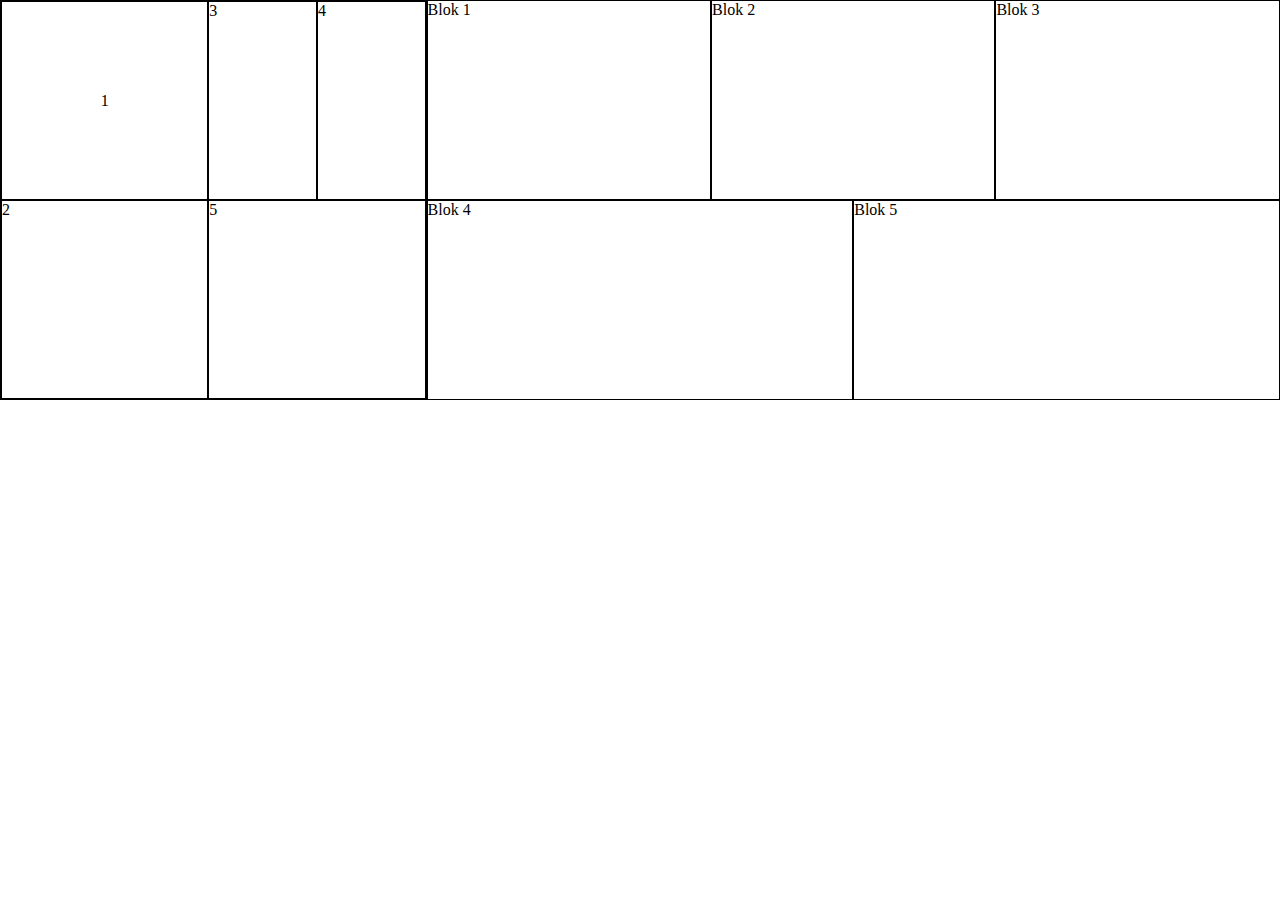
<file: Oefening-review/index.html>
<!--<!doctype html>-->
<!--<html lang="en">-->
<!--<head>-->
<!--    <meta charset="UTF-8">-->
<!--    <meta name="viewport"-->
<!--          content="width=device-width, user-scalable=no, initial-scale=1.0, maximum-scale=1.0, minimum-scale=1.0">-->
<!--    <meta http-equiv="X-UA-Compatible" content="ie=edge">-->
<!--    <meta name="author" content="Przemyslaw Dajczer">-->
<!--    <meta name="keywords" content="HTML, Flexbox, Positionering">-->
<!--    <link rel="stylesheet" href="css/style.css">-->
<!--    <script src="js/index.js"></script>-->
<!--    <title>Flexbox positionering</title>-->
<!--</head>-->
<!--<body>-->
<!--<main class="d-flex" style="width: 100%;height:400px">-->
<!--    <section style="" class="d-flex">-->
<!--        <div class="flex-grow-1">-->
<!--            <div class="flex-grow-1" style="border: 1px solid black">1</div>-->
<!--            <div class="flex-grow-1" style="border: 1px solid black">2</div>-->

<!--        </div>-->
<!--            <div class="flex-grow-1" >-->
<!--                <div class="d-flex">-->
<!--                <div class="flex-grow-1" style=" border: 1px solid black">3</div>-->
<!--                <div class="flex-grow-1" style="border: 1px solid black">4</div>-->
<!--                </div>-->
<!--                <div class="flex-grow-1" style="border: 1px solid black">5</div>-->
<!--            </div>-->

<!--    </section>-->
<!--    <section class="d-flex flex-column" style="width: 66.66%;border: 1px solid black">-->

<!--        &lt;!&ndash; Rij met 3 kolommen &ndash;&gt;-->
<!--        <div class="d-flex flex-row">-->
<!--            <div class="flex-grow-1" style="border:1px solid #000; padding:20px;margin:20px;">Blok 1</div>-->
<!--            <div class="flex-grow-1" style="border:1px solid #000; padding:20px;margin:20px;">Blok 2</div>-->
<!--            <div class="flex-grow-1" style="border:1px solid #000; padding:20px;margin:20px;">Blok 3</div>-->
<!--        </div>-->

<!--        &lt;!&ndash; Rij met 2 kolommen &ndash;&gt;-->
<!--        <div class="d-flex flex-row">-->
<!--            <div class="flex-grow-1" style="border:1px solid #000; padding:20px;">Blok 4</div>-->
<!--            <div class="flex-grow-1" style="border:1px solid #000; padding:20px;">Blok 5</div>-->
<!--        </div>-->
<!--    </section>-->
<!--</main>-->
<!--</body>-->
<!--</html>-->

<!doctype html>
<html lang="en">
<head>
    <meta charset="UTF-8">
    <meta content="width=device-width, initial-scale=1.0" name="viewport">
    <title>Flex Verdeling</title>
    <link href="css/style.css" rel="stylesheet">
</head>
<body>

<div class="d-flex" style="width:100%; height:400px;">

    <!-- Linkerkolom: 1,2,3,4,5 (neemt 33.33%) -->
    <section class="d-flex" style="width:33.33%; border:1px solid #000;">
        <div class="d-flex flex-column flex-grow-1">
            <div class="flex-grow-1 d-flex justify-content-center align-items-center" style="border:1px solid #000;">1</div>
            <div class="flex-grow-1" style="border:1px solid #000;">2</div>
        </div>
        <div class="d-flex flex-column flex-grow-1">
            <div class="d-flex flex-row flex-grow-1">
                <div class="flex-grow-1" style="border:1px solid #000;">3</div>
                <div class="flex-grow-1" style="border:1px solid #000;">4</div>
            </div>
            <div class="flex-grow-1" style="border:1px solid #000;">5</div>
        </div>
    </section>

    <!-- Rechterkolom: Blok 1-5 (neemt 66.66%) -->
    <section class="d-flex flex-column" style="flex:0 0 66.66%;">

        <!-- Rij met 3 kolommen -->
        <div class="d-flex flex-row flex-grow-1">
            <div class="flex-grow-1" style="border:1px solid #000;">Blok 1</div>
            <div class="flex-grow-1" style="border:1px solid #000;">Blok 2</div>
            <div class="flex-grow-1" style="border:1px solid #000;">Blok 3</div>
        </div>

        <!-- Rij met 2 kolommen -->
        <div class="d-flex flex-row flex-grow-1">
            <div class="flex-grow-1" style="border:1px solid #000;">Blok 4</div>
            <div class="flex-grow-1" style="border:1px solid #000;">Blok 5</div>
        </div>

    </section>

</div>

</body>
</html>
</file>
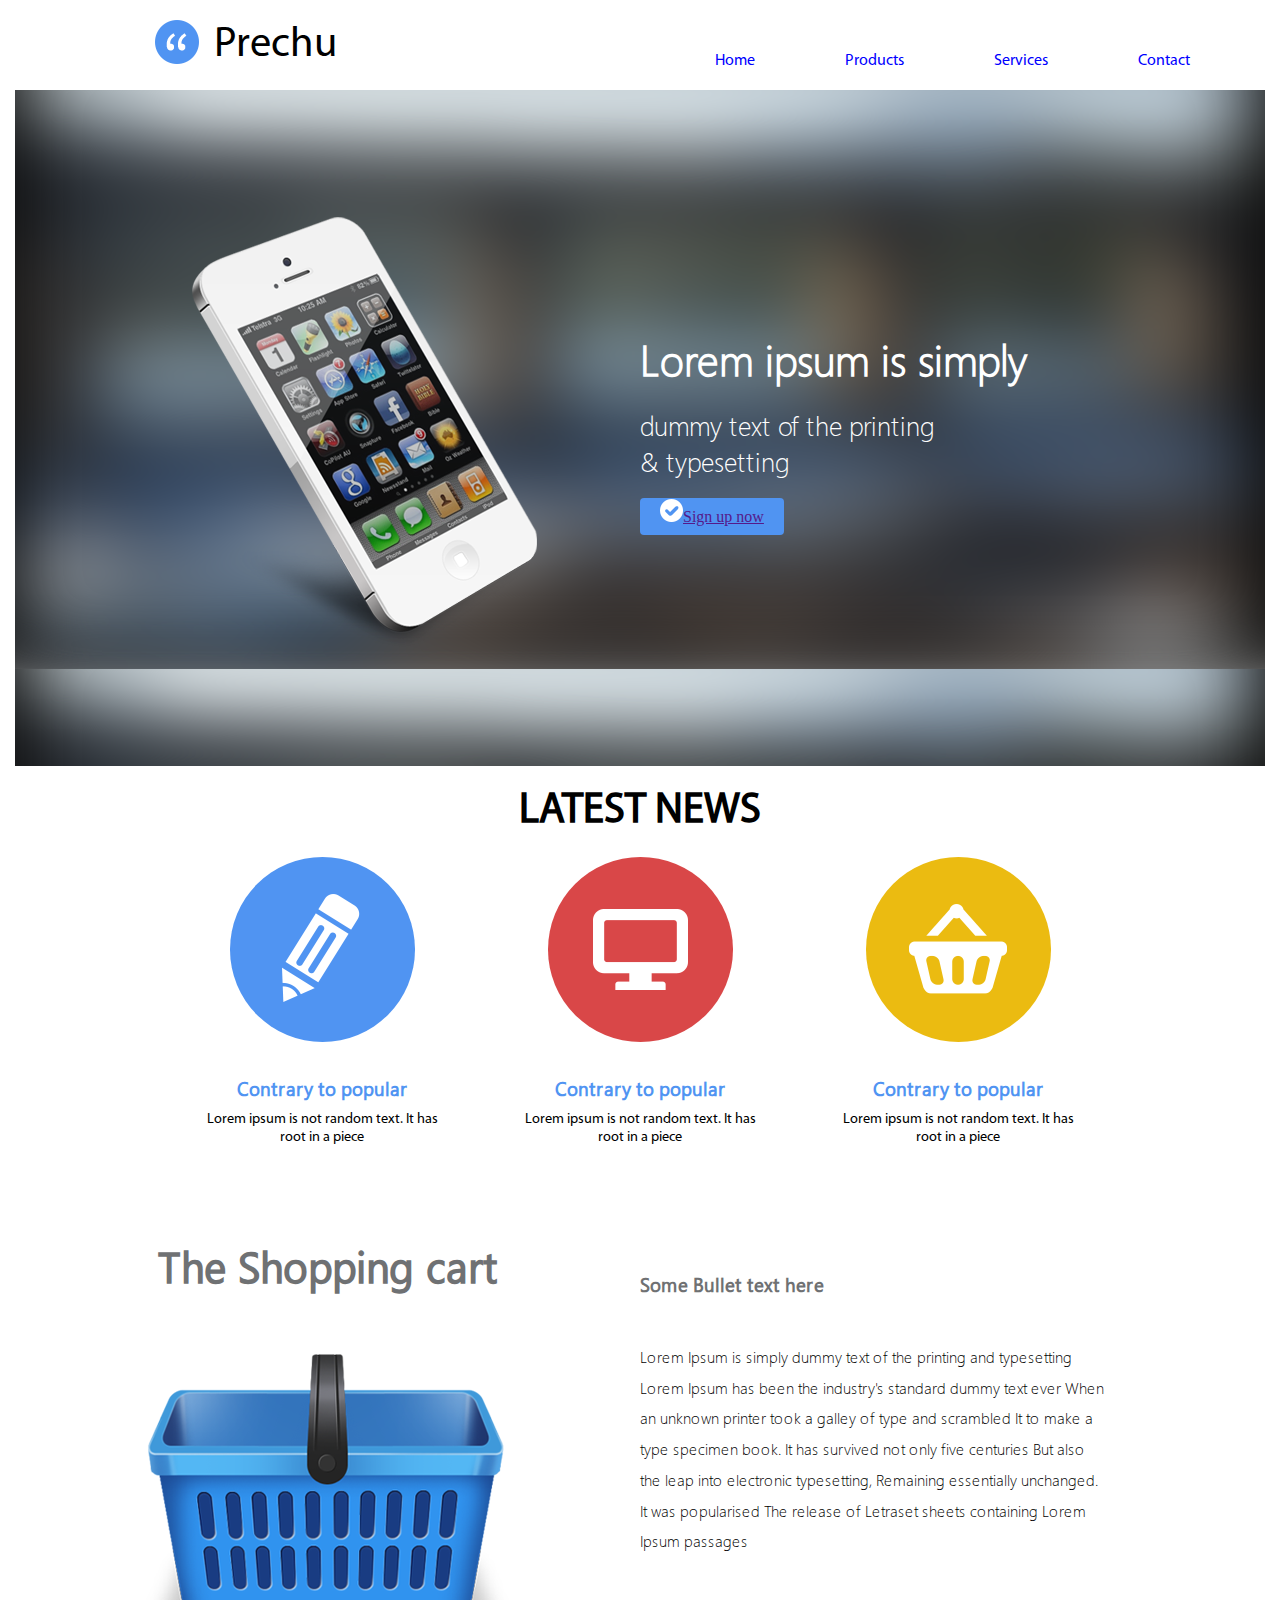
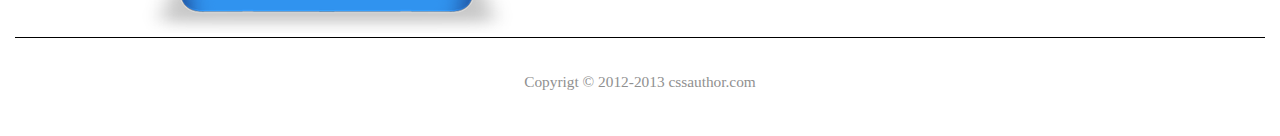
<file: Prechu/index.html>
<!doctype html>
<html lang="en">
<head>
    <meta charset="UTF-8">
    <meta content="width=device-width, user-scalable=no, initial-scale=1.0, maximum-scale=1.0, minimum-scale=1.0"
          name="viewport">
    <meta content="ie=edge" http-equiv="X-UA-Compatible">
    <meta content="Przemyslaw Dajczer" name="author">
    <link href="css/style.css" rel="stylesheet">
    <title>Prechu</title>
</head>
<body>
<header class="d-flex ">
    <div class="d-flex w-50" id="brand">
        <img src="img/logo.png" alt="Logo Prechu" style="width: 44px; height: 44px; margin-left: 140px;margin-right: 15px">
        <p class="f-mp fs-1">Prechu</p>
    </div>
    <nav class="w-50 d-flex align-items-end">
        <ul class="d-flex justify-content-evenly w-100 f-mp fs-2 list-style-none">
            <li><a class="text-decoration-non" href="">Home</a></li>
            <li><a class="text-decoration-non" href="">Products</a></li>
            <li><a class="text-decoration-non" href="">Services</a></li>
            <li><a class="text-decoration-non" href="">Contact</a></li>
        </ul>
    </nav>
</header>
<main>
    <section id="hero" class="w-100 d-flex justify-content-end">
        <div class="w-50" style="padding-top:240px; padding-bottom:240px;">
            <h1 class="fs-1 f-swl white">Lorem ipsum is simply</h1>
            <p class="fs4 f-swl white w-50" style="margin: 20px 0px; ">dummy text of the printing & typesetting</p>
            <div><a href="" class="bgblue " style="padding:10px 20px; border-radius: 4px;"><img src="img/vinkje.png" alt="vinkje" >Sign up now</a></div>
        </div>
    </section>
    <section id="latestnews" class="d-flex flex-column" style="margin-top: 10px;margin-bottom: 45px">
        <h2 class="f-mp fs-1 text-center" style="margin: 10px 0px">LATEST NEWS</h2>
        <div class="d-flex justify-content-center" style="margin-top: 10px">
            <article class="text-center">
                <img src="img/pencil.png" alt="potlood" class="bgblue bounce-in-top " style="border-radius: 50%">
                <h3 class="fs-2 f-sw cblue" style="padding-top: 30px;padding-bottom: 10px">Contrary to popular</h3>
                <p class="fs3 f-mp w-75 mx-auto">Lorem ipsum is not random text. It has root in a piece</p>
            </article>
            <article class="text-center">
                <img src="img/pc.png" alt="pc" style="background:#d94748;border-radius: 50%">
                <h3 class="fs-2 f-sw cblue" style="padding-top: 30px;padding-bottom: 10px">Contrary to popular</h3>
                <p class="fs3 f-mp w-75 mx-auto">Lorem ipsum is not random text. It has root in a piece</p>
            </article>
            <article class="text-center">
                <img src="img/basket.png" alt="winkelmandje" style="background:#ebbb11;border-radius: 50%">
                <h3 class="fs-2 f-sw cblue" style="padding-top: 30px;padding-bottom: 10px">Contrary to popular</h3>
                <p class="fs3 f-mp w-75 mx-auto">Lorem ipsum is not random text. It has root in a piece</p>
            </article>
        </div>


    </section>
    <section id="shopinfo" style="margin-top: 45px; margin-bottom: 35px ; border-bottom: 1px solid black">
        <article class="d-flex">
            <div class="w-50 text-center">
                <h2 class="f-sw fs-1 tcolor" style=" padding-bottom: 45px; padding-top: 45px">The Shopping cart</h2>
                <img src="img/bigbasket.png" alt="grotewinkelmand" style="margin-top: 15px">
            </div>
            <div class="w-50 d-flex justify-content-center flex-column ">
                <h3 class="f-sw fs-4 tcolor" style="padding-bottom: 30px;">Some Bullet text here</h3>
                <p class="fs5 f-swl w-75" style="margin-top: 15px;line-height: 2">
                    Lorem Ipsum is simply dummy text of the printing and typesetting
                    Lorem Ipsum has been the industry's standard dummy text ever
                    When an unknown printer took a galley of type and scrambled
                    It to make a type specimen book. It has survived not only five centuries
                    But also the leap into electronic typesetting,
                    Remaining essentially unchanged. It was popularised
                    The release of Letraset sheets containing Lorem Ipsum passages</p>
            </div>
        </article>
    </section>
</main>
<footer class="text-center">
    <div><p class="fs5" style="color: #909090; padding-bottom: 45px;"> Copyrigt &copy; 2012-2013 cssauthor.com </p></div>
</footer>

</body>
</html>
</file>
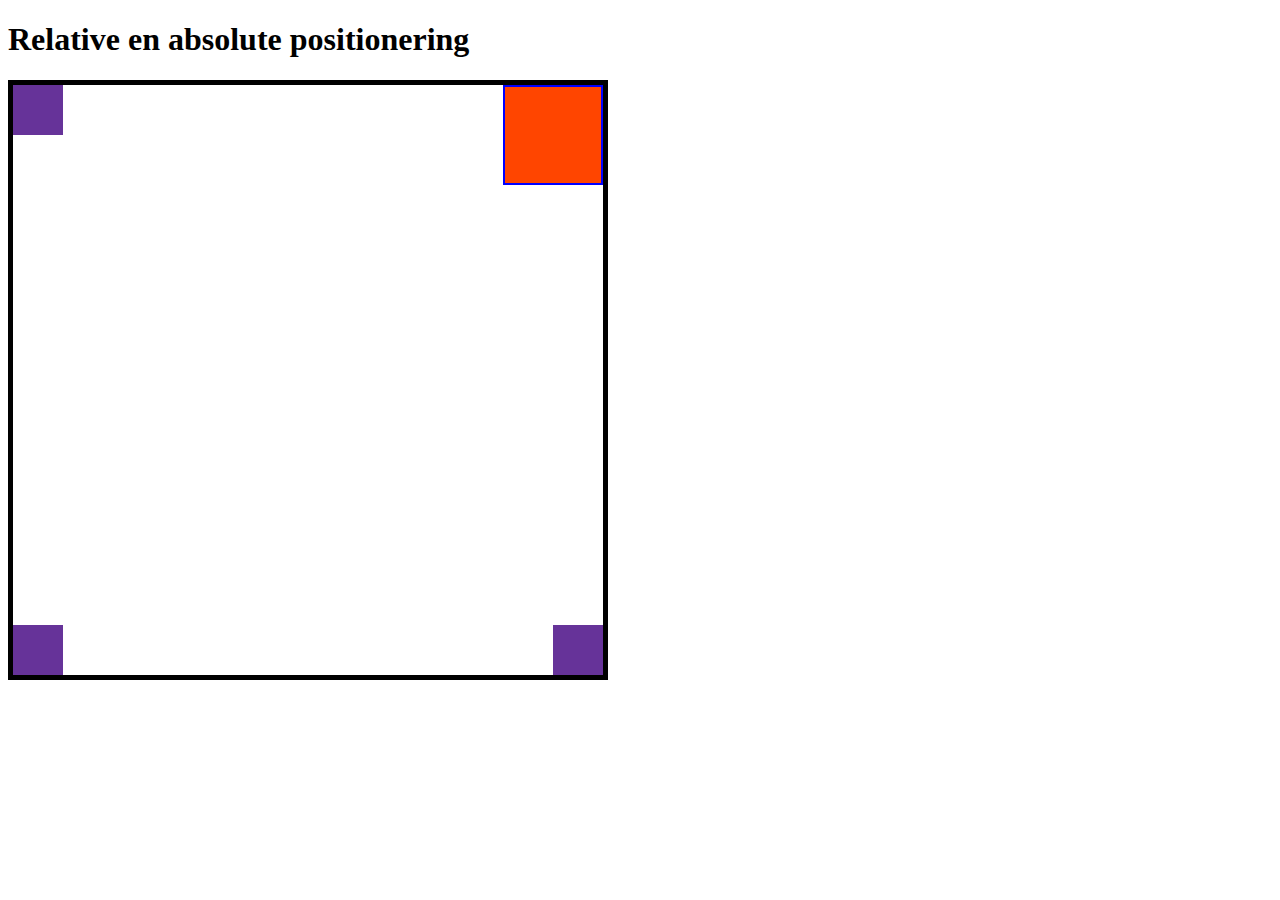
<file: relabspositioniring/index.html>
<!doctype html>
<html lang="en">
<head>
    <meta charset="UTF-8">
    <meta name="viewport"
          content="width=device-width, user-scalable=no, initial-scale=1.0, maximum-scale=1.0, minimum-scale=1.0">
    <meta http-equiv="X-UA-Compatible" content="ie=edge">
    <meta name="author" content="Przemyslaw Dajczer">
    <meta >
    <link rel="stylesheet" href="css/style.css">

    <title>Relative en absolute positionering</title>
</head>
<body>
<main>
    <h1>Relative en absolute positionering</h1>
    <div id="kader">
        <div id="blok1" class="blok"></div>
        <div id="blok2" class="blok"></div>
        <div id="blok3" class="blok"></div>
        <div id="blok4" class="blok"></div>
    </div>
</main>

</body>
</html>
</file>
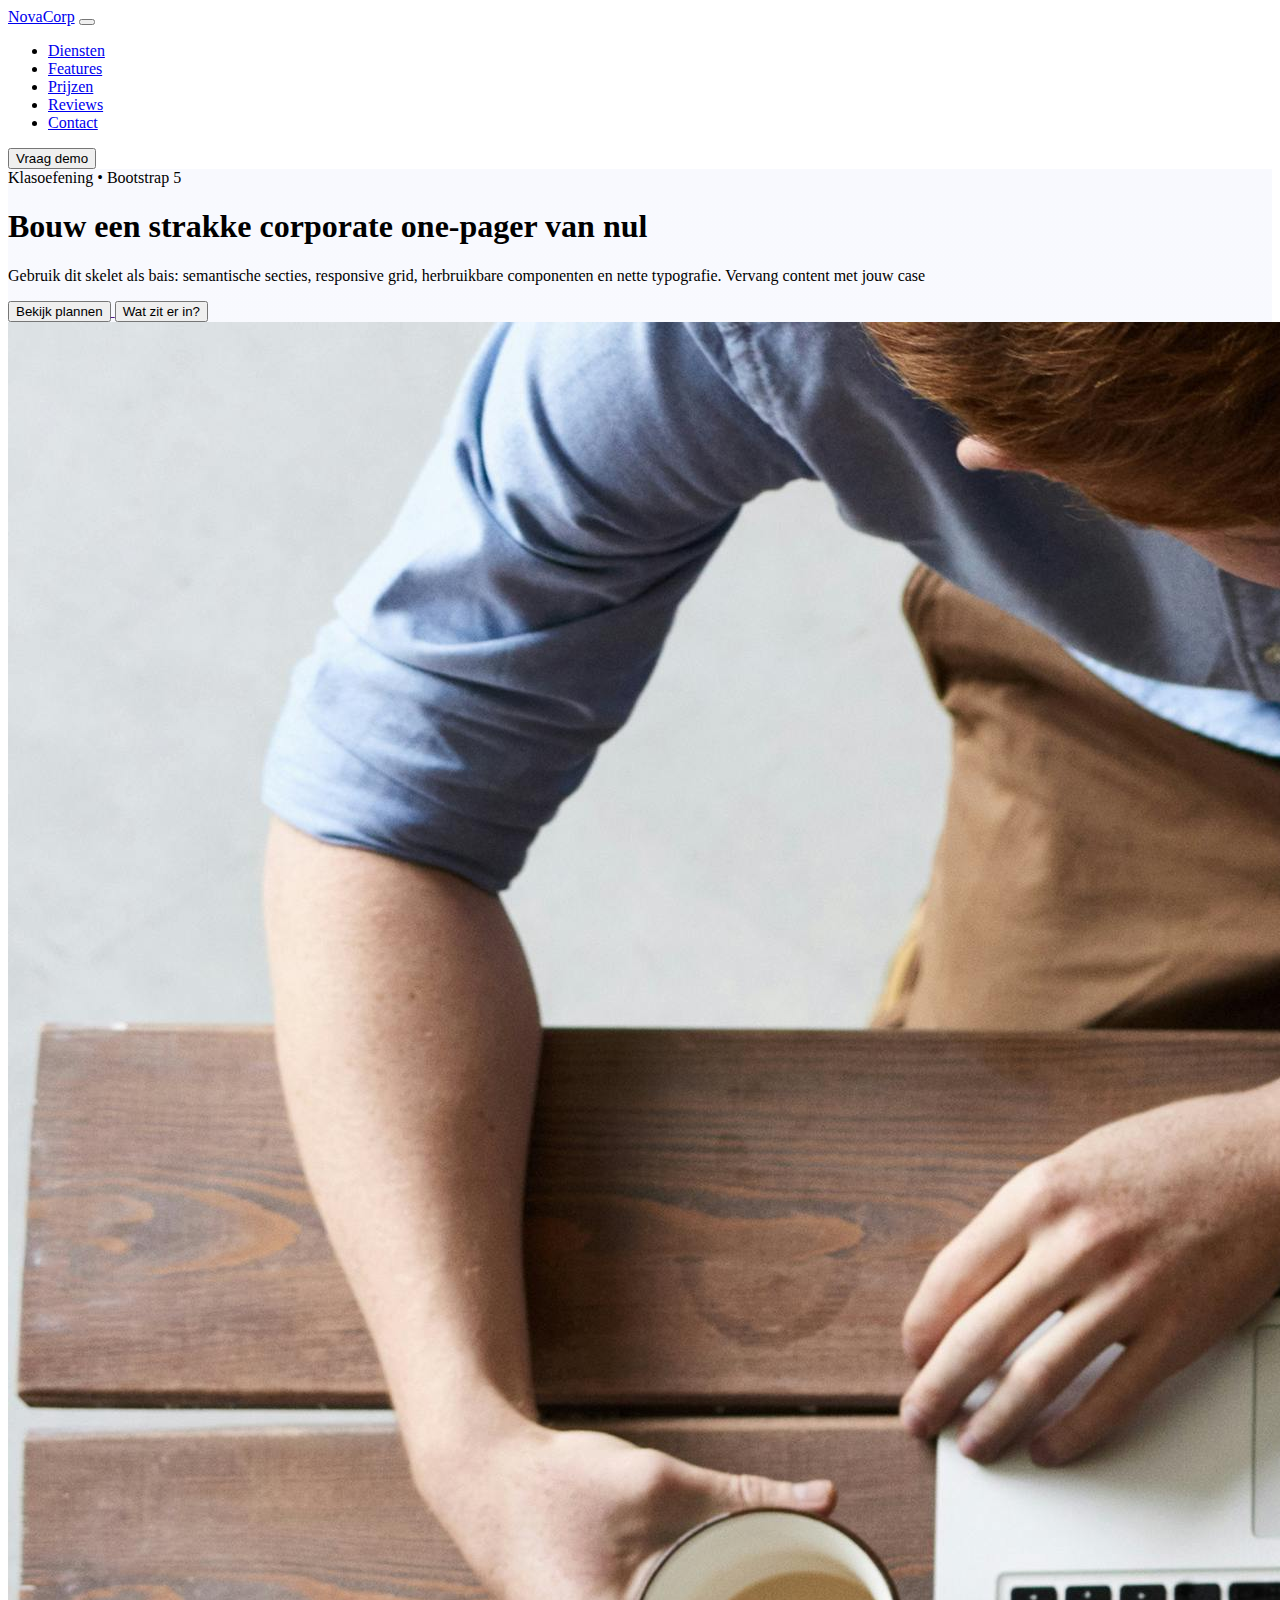
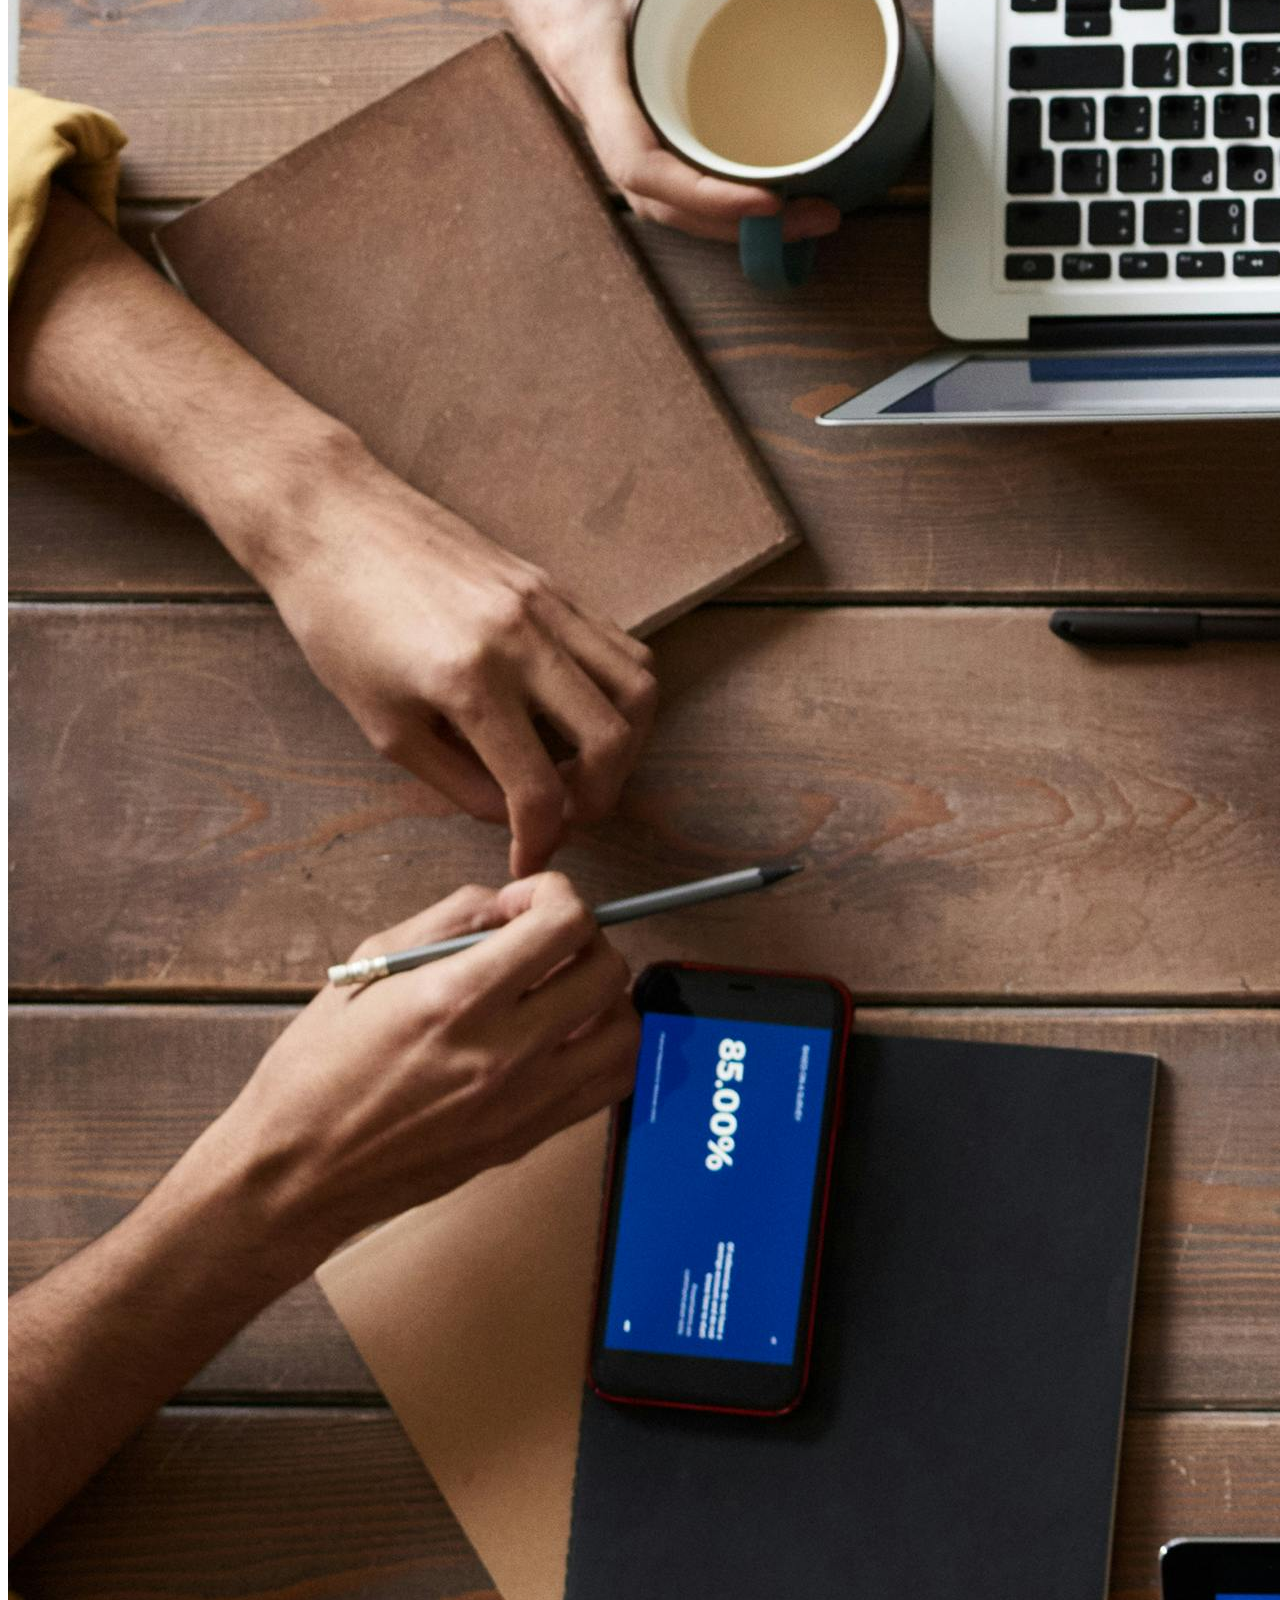
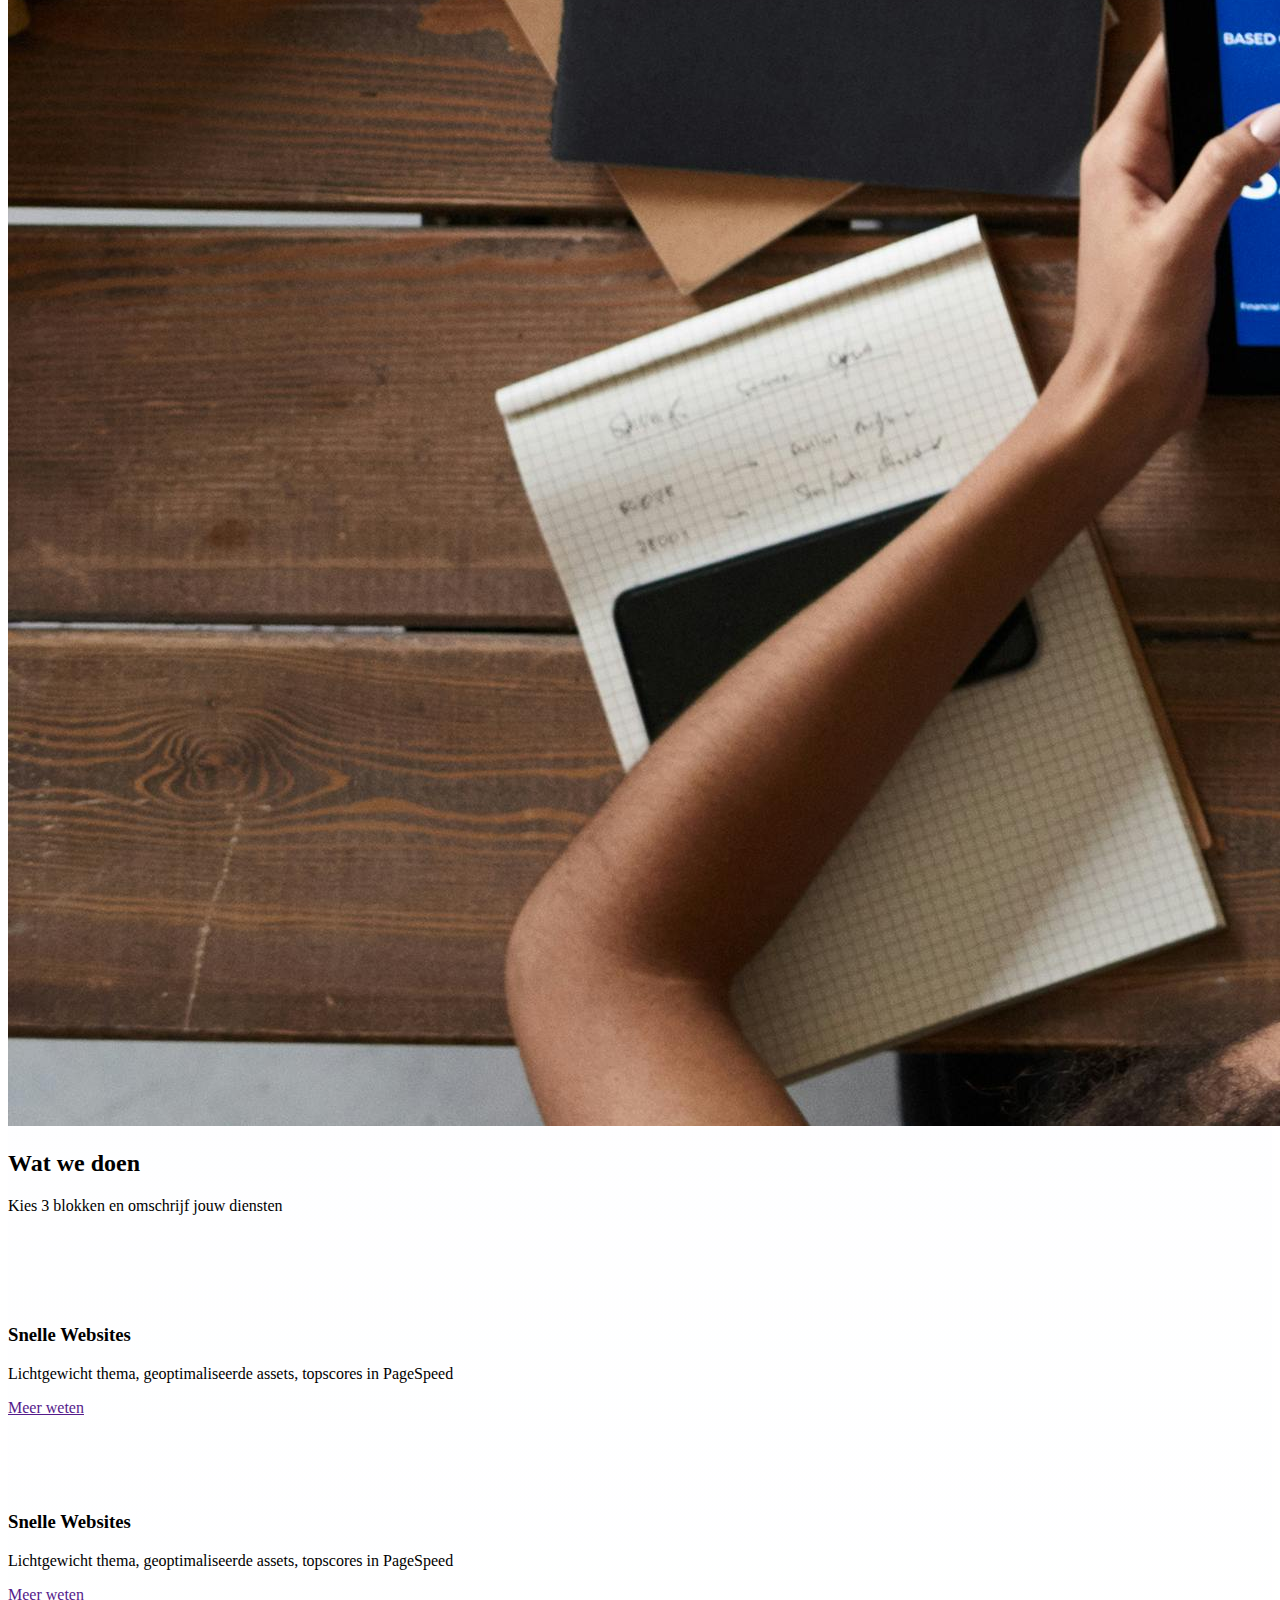
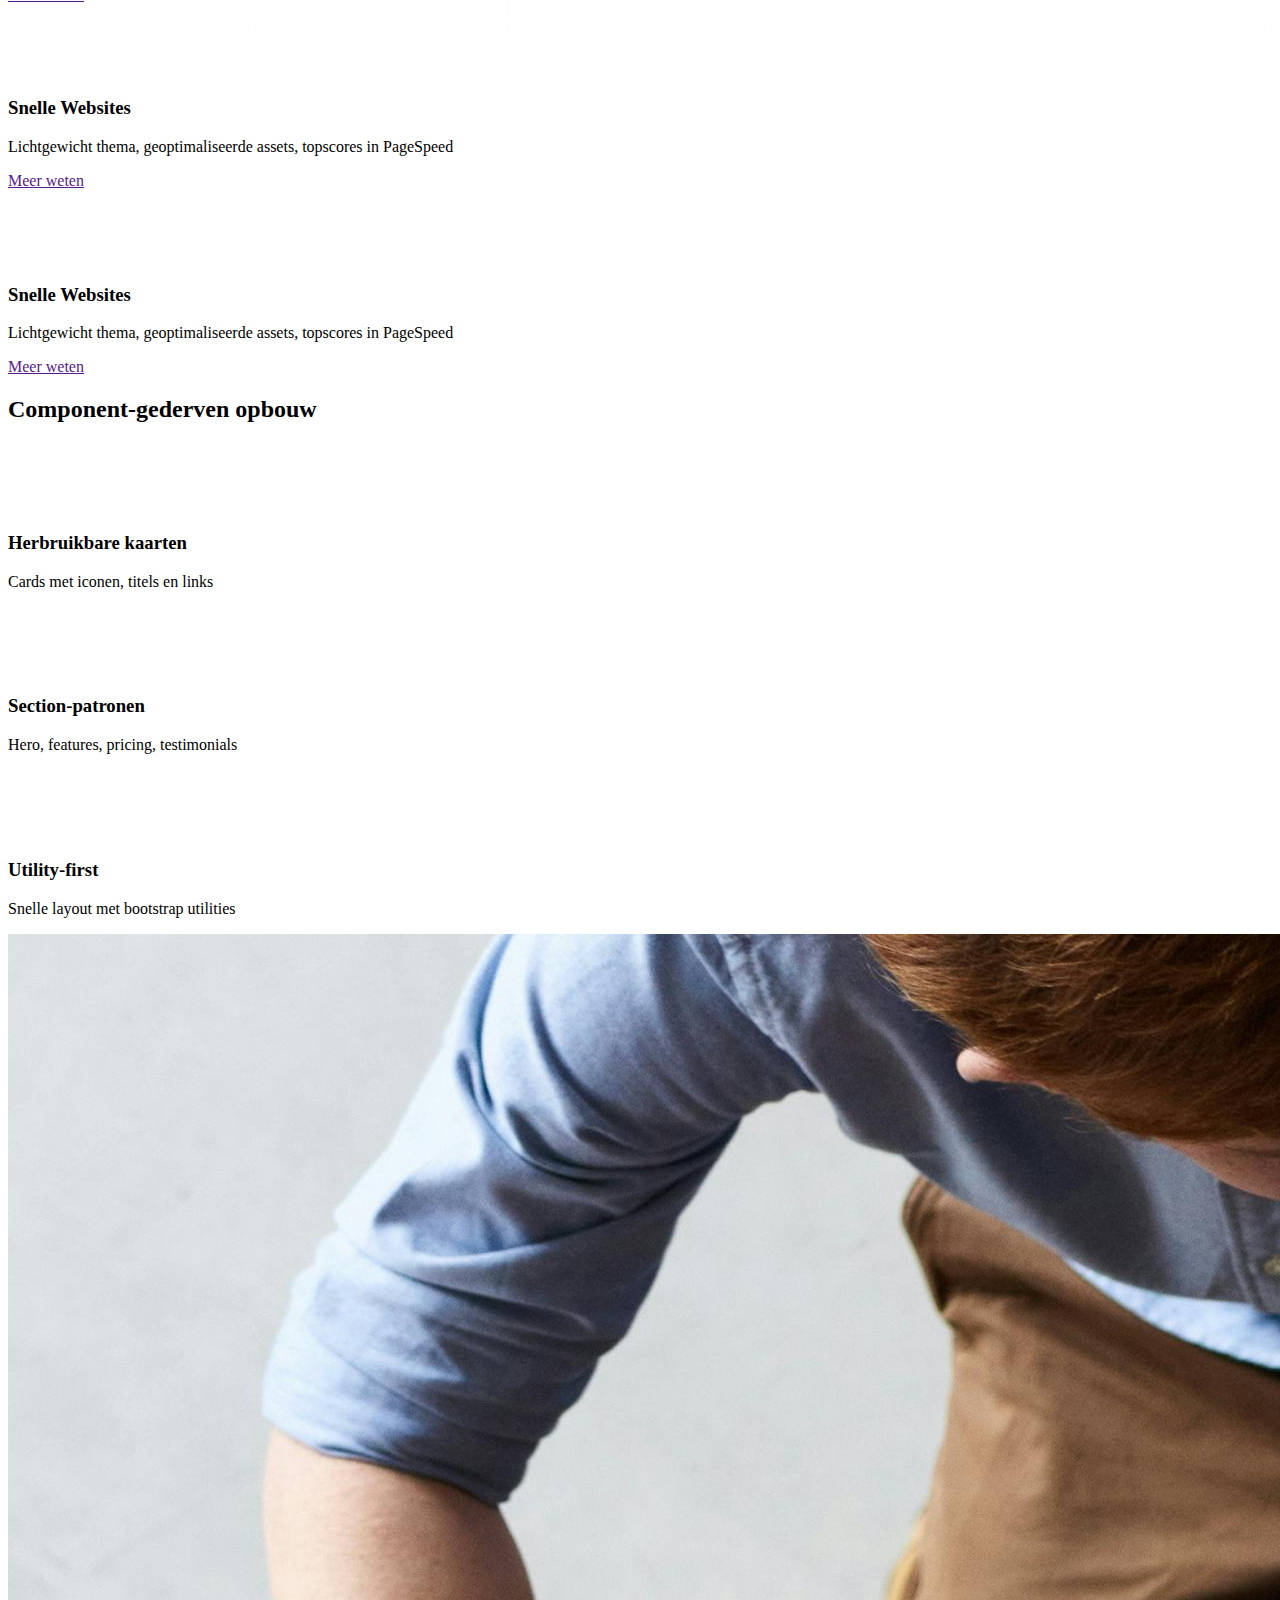
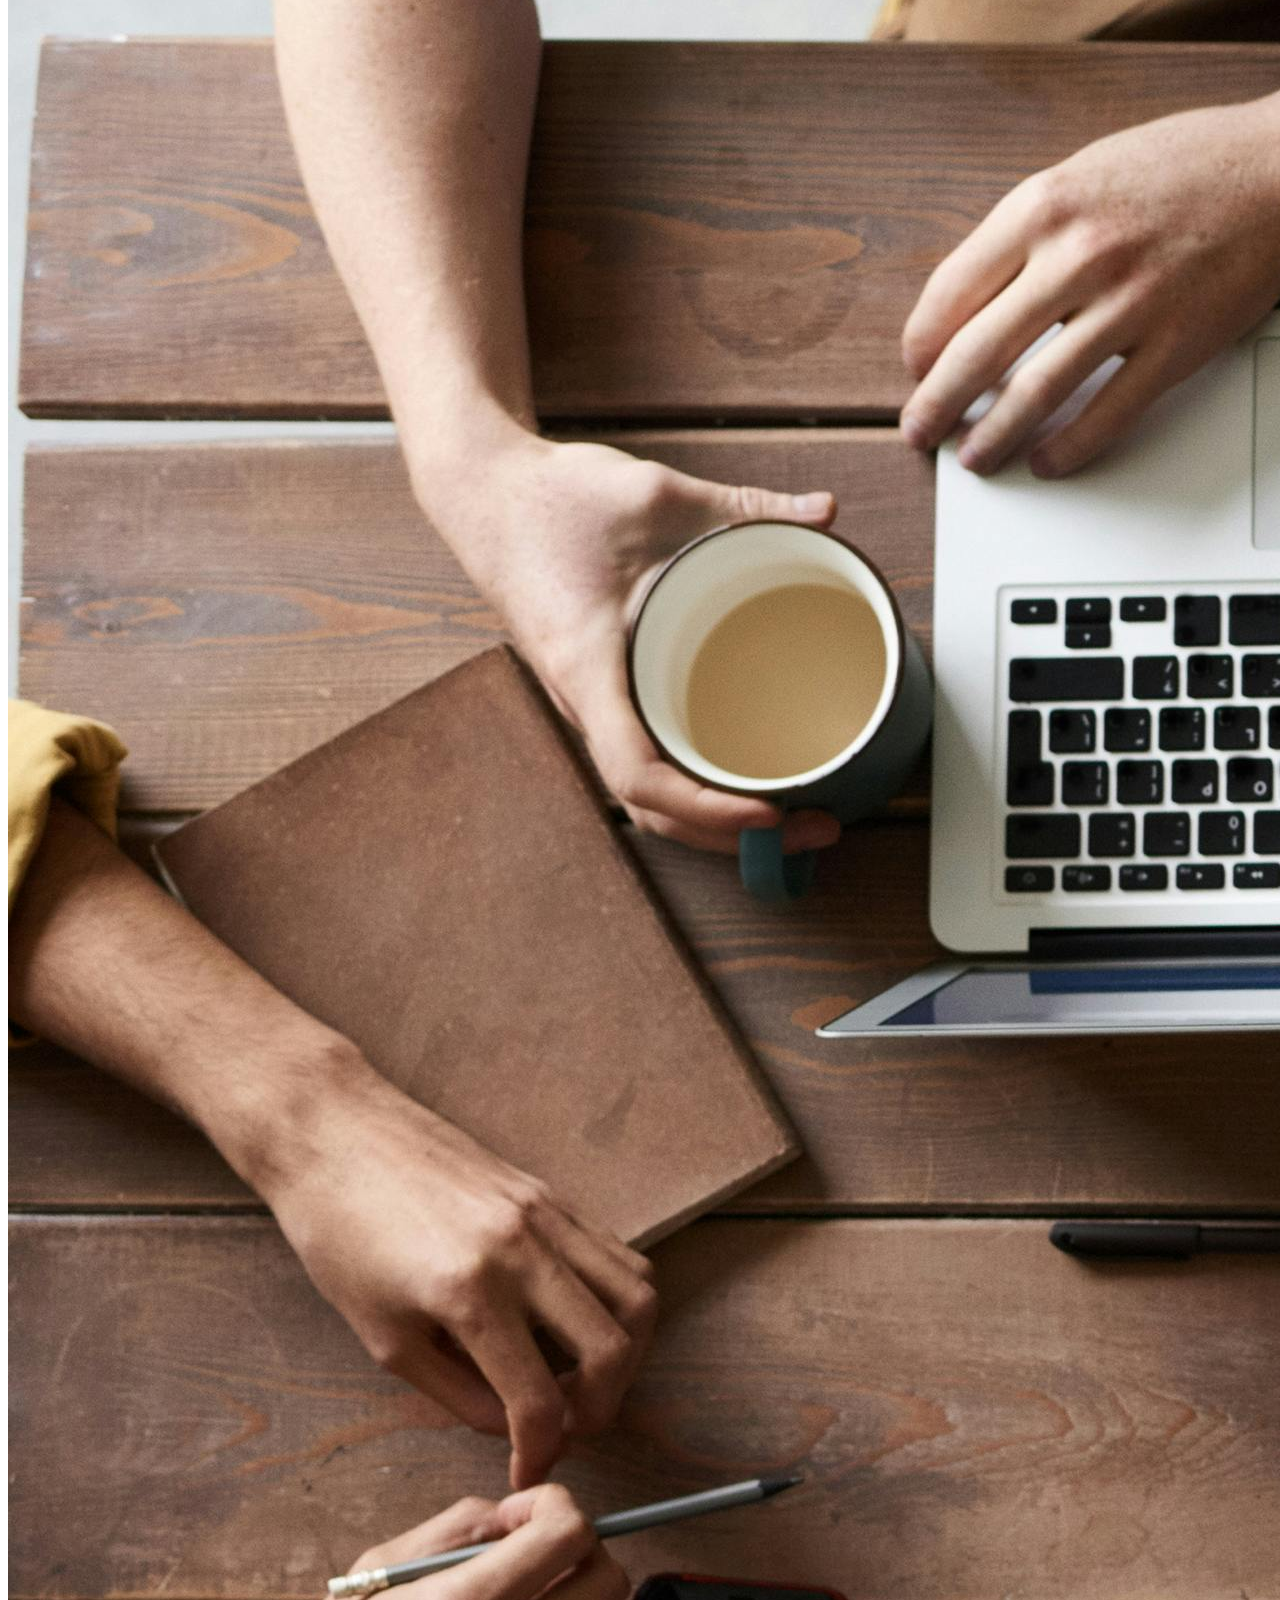
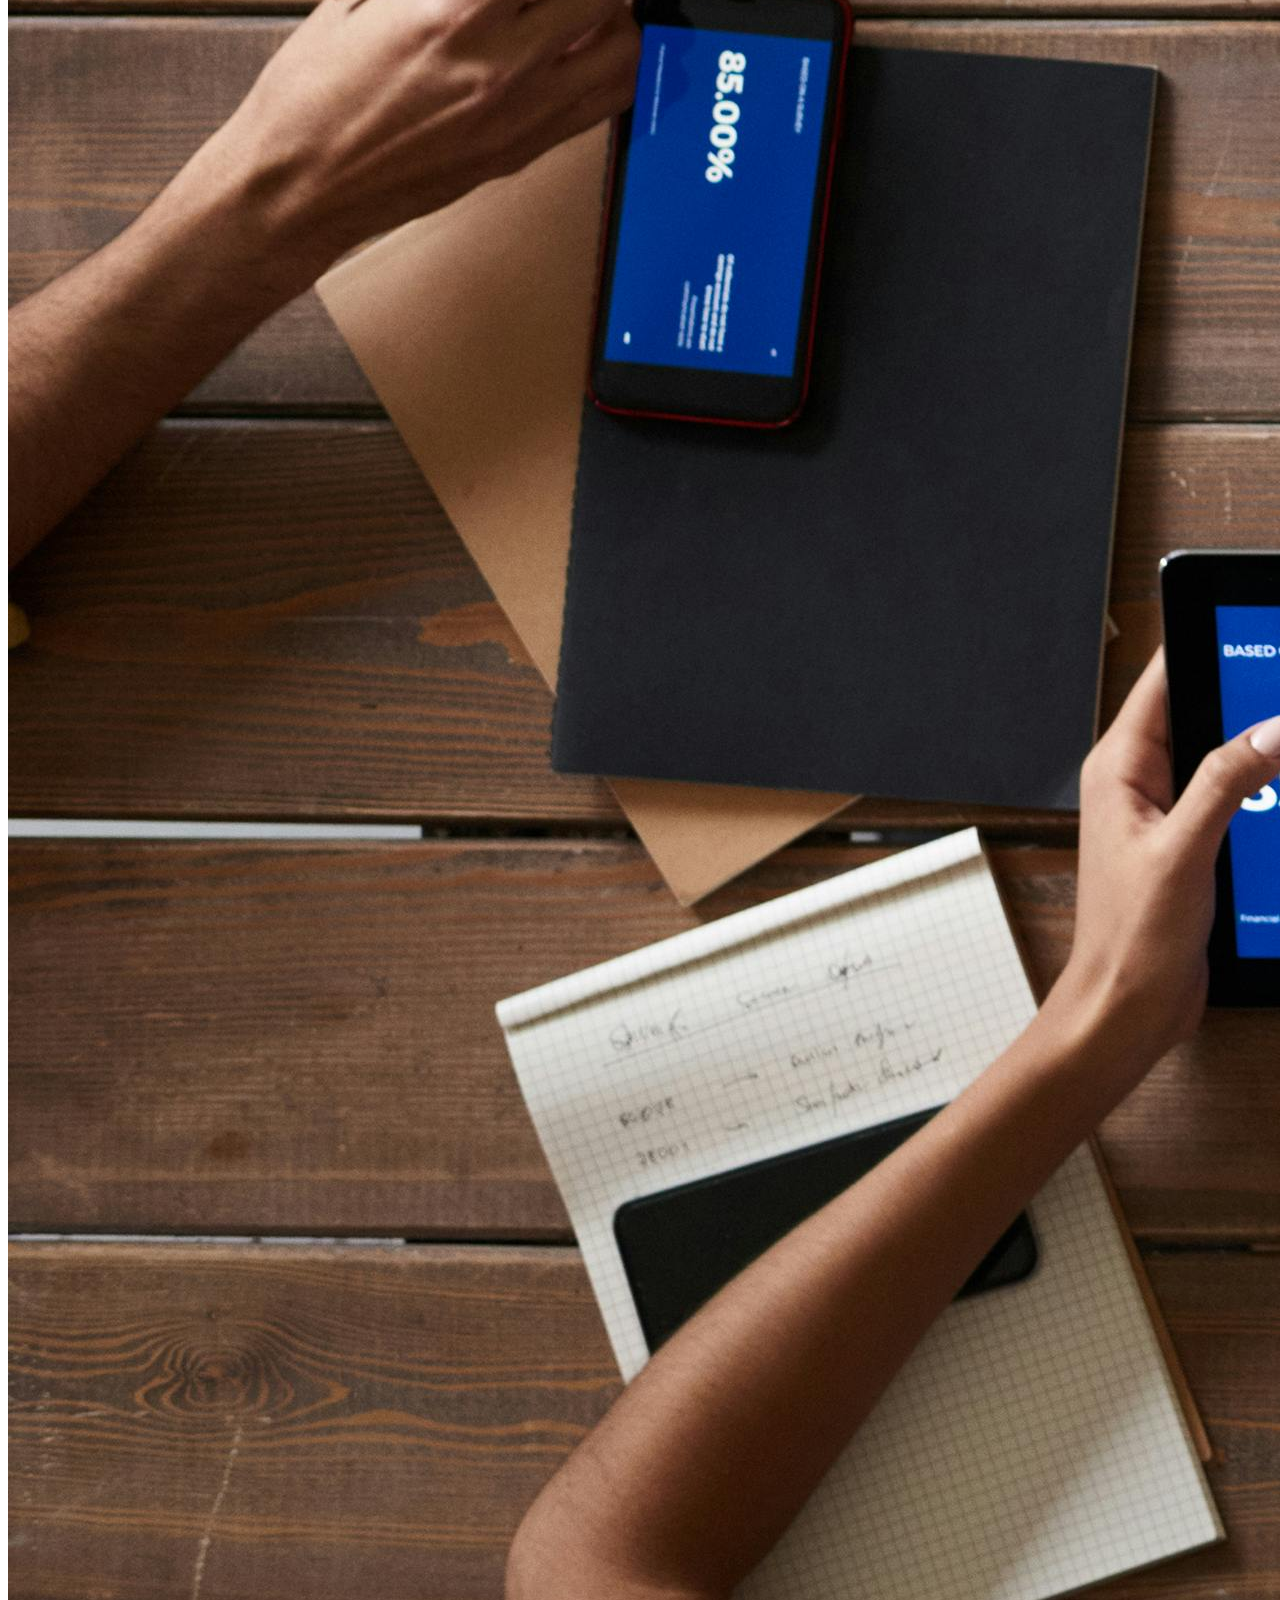
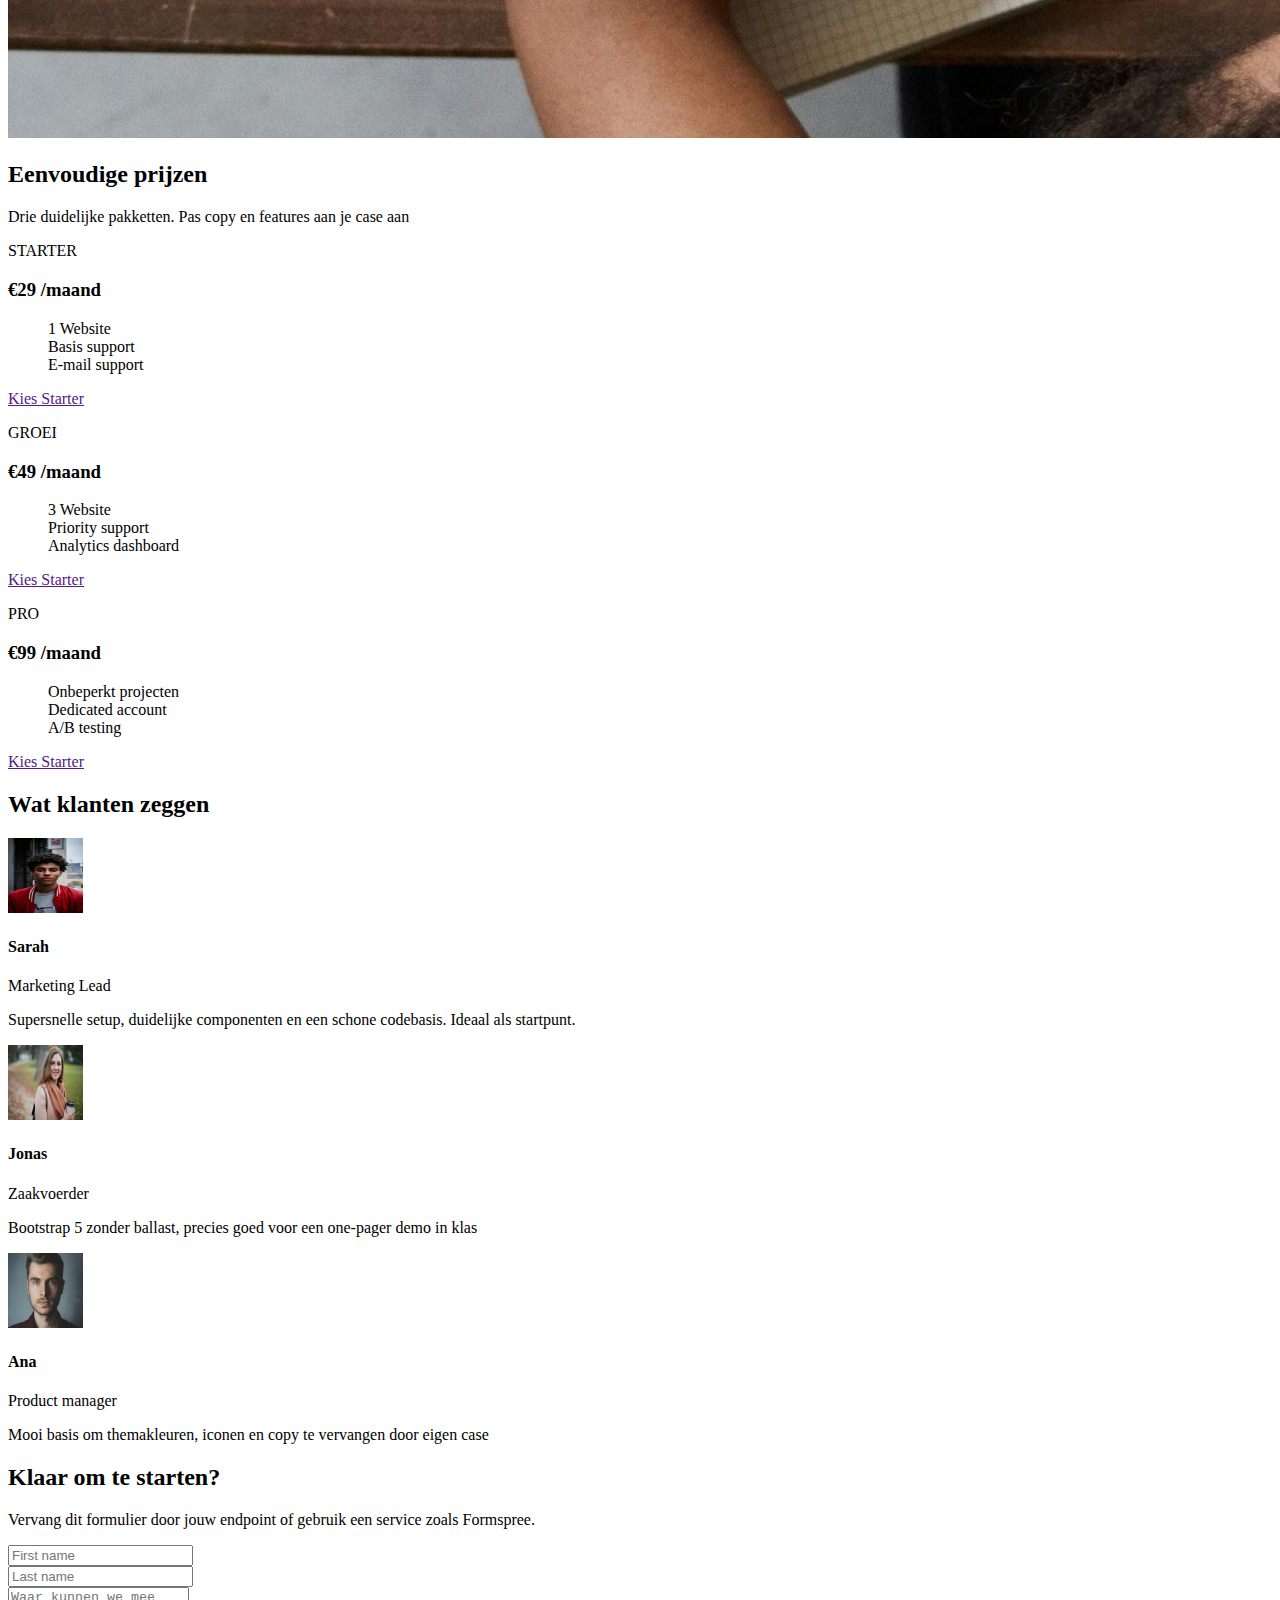
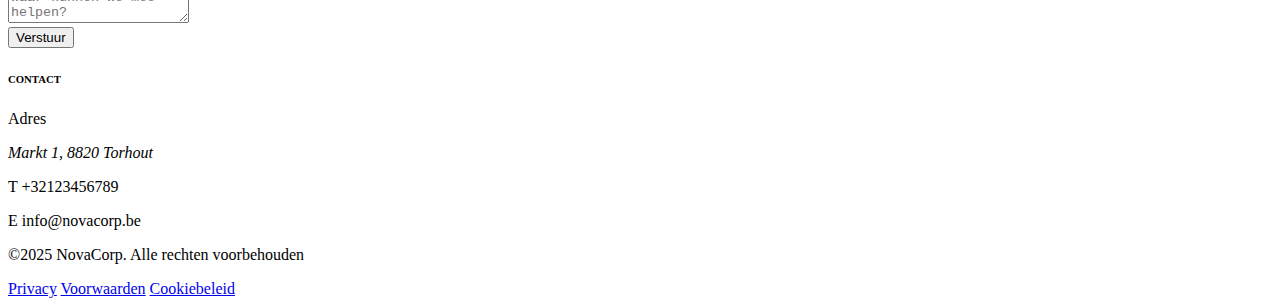
<file: bootstrapsetup/src/index.html>
<!doctype html>
<html lang="en">
<head>
    <meta charset="UTF-8">
    <meta name="viewport"
          content="width=device-width, user-scalable=no, initial-scale=1.0, maximum-scale=1.0, minimum-scale=1.0">
    <meta http-equiv="X-UA-Compatible" content="ie=edge">
    <title>Document</title>
    <script type="module" src="./js/main.js"></script>
</head>
<body>

<header>
    <nav class="navbar navbar-expand-lg">
        <div class="container-xxl">
            <a class="navbar-brand fw-bold border-0" href="#">NovaCorp</a>
            <button class="navbar-toggler" type="button" data-bs-toggle="collapse" data-bs-target="#navbarSupportedContent" aria-controls="navbarSupportedContent" aria-expanded="false" aria-label="Toggle navigation">
                <span class="navbar-toggler-icon"></span>
            </button>
            <div class="collapse navbar-collapse" id="navbarSupportedContent">
                <ul class="navbar-nav ms-auto mb-2 mb-lg-0 gap-lg-3">
                    <li class="nav-item">
                        <a class="nav-link link-dark" href="#whatwedo">Diensten</a>
                    </li>
                    <li class="nav-item">
                        <a class="nav-link link-dark" href="#component">Features</a>
                    </li>
                    <li class="nav-item">
                        <a class="nav-link link-dark" href="#prijzen">Prijzen</a>
                    </li>
                    <li class="nav-item">
                        <a class="nav-link link-dark" href="#review">Reviews</a>
                    </li>
                    <li class="nav-item">
                        <a class="nav-link link-dark" href="#contact">Contact</a>
                    </li>
                </ul>
                <form class="d-flex" role="search">
                    <button class="btn btn-primary ms-lg-3" type="submit">Vraag demo</button>
                </form>
            </div>
        </div>
    </nav>
</header>
<main>
    <div style="background:linear-gradient(to bottom, #f8f9fe,#ffffff);">
        <div class="container-xxl">
            <section id="hero" class="py-5">
                <div class="row align-items-center">
                    <div class="col-lg-6">
                        <span class="rounded-pill badge bg-primary-subtle text-primary-emphasis border border-primary-subtle">Klasoefening &bull; Bootstrap 5</span>
                        <h1>Bouw een strakke corporate one-pager van nul</h1>
                        <p class="fs-5 text-secondary">Gebruik dit skelet als bais: semantische secties, responsive grid,
                            herbruikbare componenten en nette typografie. Vervang content met jouw case</p>
                        <div class="text-center text-lg-start mt-3 mb-3">
                            <a href="">
                                <button class="btn btn-primary btn-lg border border-3 border-white">Bekijk plannen</button>
                            </a>
                            <a href="">
                                <button class="btn btn-outline-secondary btn-lg">Wat zit er in?</button>
                            </a>
                        </div>
                    </div>
                    <div class="col-lg-6">
                        <img class="img-fluid shadow-lg rounded-4 border border-5 border-white" src="img/class.jpg" alt="team werkt aan project">
                    </div>
                </div>
            </section>
            <section id="whatwedo">
                <div class="text-center">
                    <h2>Wat we doen</h2>
                    <p>Kies 3 blokken en omschrijf jouw diensten</p>
                </div>
                <div class="row">
                    <article class="col-md-6 col-lg-3">
                        <div class="border rounded-3 p-4 shadow-sm mb-4">
                            <div class="bg-primary-subtle rounded-3 mb-3" style="width:75px; height:75px;"></div>
                            <h3 class="fw-normal fs-5 pt-2">Snelle Websites</h3>
                            <p class="my-3">Lichtgewicht thema, geoptimaliseerde assets, topscores in PageSpeed</p>
                            <a class="link-primary text-decoration-none" href="">Meer weten</a>
                        </div>
                    </article>
                    <article class="col-md-6 col-lg-3">
                        <div class="border rounded-3 p-4 shadow-sm mb-4">
                            <div class="bg-primary-subtle rounded-3 mb-3" style="width:75px; height:75px;"></div>
                            <h3 class="fw-normal fs-5 pt-2">Snelle Websites</h3>
                            <p class="my-3">Lichtgewicht thema, geoptimaliseerde assets, topscores in PageSpeed</p>
                            <a class="link-primary text-decoration-none" href="">Meer weten</a>
                        </div>
                    </article>
                    <article class="col-md-6 col-lg-3">
                        <div class="border rounded-3 p-4 shadow-sm mb-4">
                            <div class="bg-primary-subtle rounded-3 mb-3" style="width:75px; height:75px;"></div>
                            <h3 class="fw-normal fs-5 pt-2">Snelle Websites</h3>
                            <p class="my-3">Lichtgewicht thema, geoptimaliseerde assets, topscores in PageSpeed</p>
                            <a class="link-primary text-decoration-none" href="">Meer weten</a>
                        </div>
                    </article>
                    <article class="col-md-6 col-lg-3">
                        <div class="border rounded-3 p-4 shadow-sm mb-4">
                            <div class="bg-primary-subtle rounded-3 mb-3" style="width:75px; height:75px;"></div>
                            <h3 class="fw-normal fs-5 pt-2">Snelle Websites</h3>
                            <p class="my-3">Lichtgewicht thema, geoptimaliseerde assets, topscores in PageSpeed</p>
                            <a class="link-primary text-decoration-none" href="">Meer weten</a>
                        </div>
                    </article>
                </div>
            </section>
        </div>
    </div>
    <div class="bg-gray" >
        <div class="container-xxl py-5 " >
            <section id="component" class="row row-cols-1 row-cols-lg-2">
                <div class="col align-content-center">
                    <h2>Component-gederven opbouw</h2>
                    <div class="d-flex my-4 align-items-center">
                        <div class="bg-primary-subtle rounded-3 me-2" style="width: 70px;height: 70px"></div>
                        <div>
                            <h3 class="fs-5 m-0">Herbruikbare kaarten</h3>
                            <p class="m-0">Cards met iconen, titels en links</p>
                        </div>
                    </div>
                    <div class="d-flex my-4 align-items-center">
                        <div class="bg-primary-subtle rounded-3 me-2" style="width: 70px;height: 70px"></div>
                        <div>
                            <h3 class="fs-5 m-0">Section-patronen</h3>
                            <p class="m-0">Hero, features, pricing, testimonials</p>
                        </div>
                    </div>
                    <div class="d-flex my-4 align-items-center">
                        <div class="bg-primary-subtle rounded-3 me-2" style="width: 70px;height: 70px"></div>
                        <div>
                            <h3 class="fs-5 m-0">Utility-first</h3>
                            <p class="m-0">Snelle layout met bootstrap utilities</p>
                        </div>
                    </div>
                </div>
                <div class="col">
                    <img class="img-fluid rounded-3" src="img/class.jpg" alt="gsm op tafel">
                </div>
            </section>
        </div>
    </div>
    <div class="py-5">
        <section id="prijzen" class="container-xxl">
            <div class="text-center">
                <h2>Eenvoudige prijzen</h2>
                <p>Drie duidelijke pakketten. Pas copy en features aan je case aan</p>
            </div>
            <div class="row g-3">
                <article class="col-lg-4">
                    <div class="border rounded-3 shadow-sm p-3 ">
                        <p class="fw-bold text-secondary ">STARTER</p>
                        <h3>&euro;29 <span class="fw-normal fs-5">/maand</span></h3>
                        <ul class="ps-3 " style="list-style-type: none ;">
                            <li>1 Website</li>
                            <li>Basis support</li>
                            <li>E-mail support</li>
                        </ul>
                        <div>
                            <a href="" class="btn btn-primary w-100">Kies Starter</a>
                        </div>
                    </div>
                </article>
                <article class="col-lg-4">
                    <div class="border rounded-3 shadow-sm p-3 ">
                        <p class="fw-bold text-secondary ">GROEI</p>
                        <h3>&euro;49 <span class="fw-normal fs-5">/maand</span></h3>
                        <ul class="ps-3" style="list-style-type: none ;">
                            <li>3 Website</li>
                            <li>Priority support</li>
                            <li>Analytics dashboard</li>
                        </ul>
                        <div>
                            <a href="" class="btn btn-primary w-100">Kies Starter</a>
                        </div>
                    </div>
                </article>
                <article class="col-lg-4">
                    <div class="border rounded-3 shadow-sm p-3 ">
                        <p class="fw-bold text-secondary ">PRO</p>
                        <h3>&euro;99 <span class="fw-normal fs-5">/maand</span></h3>
                        <ul class="ps-3" style="list-style-type: none ;">
                            <li>Onbeperkt projecten</li>
                            <li>Dedicated account</li>
                            <li>A/B testing</li>
                        </ul>
                        <div>
                            <a href="" class="btn btn-primary w-100">Kies Starter</a>
                        </div>
                    </div>
                </article>
            </div>
        </section>
    </div>
    <div class="bg-gray">
        <section id="review" class="container-xxl py-5">
            <div class="text-center pb-3">
                <h2>Wat klanten zeggen</h2>
            </div>
            <div class="row g-3">
                <article class="col-lg-4 ">
                    <div class="border rounded-3 shadow-sm p-3 bg-white">
                        <div class="d-flex gap-3 align-items-center">
                            <img class="img-fluid rounded-circle" src="img/person1.jpg" alt="sarah" style="width:75px; height:75px;">
                            <div>
                                <h4 class="m-0">Sarah</h4>
                                <p class="m-0">Marketing Lead</p>
                            </div>
                        </div>
                        <p class="mt-2">Supersnelle setup, duidelijke componenten en een schone codebasis. Ideaal als startpunt.</p>
                    </div>
                </article>
                <article class="col-lg-4 ">
                    <div class="border rounded-3 shadow-sm p-3 bg-white">
                        <div class="d-flex gap-3 align-items-center">
                            <img class="img-fluid rounded-circle" src="img/person2.jpg" alt="sarah" style="width:75px; height:75px;">
                            <div>
                                <h4 class="m-0">Jonas</h4>
                                <p class="m-0">Zaakvoerder</p>
                            </div>
                        </div>
                        <p class="mt-2">Bootstrap 5 zonder ballast, precies goed voor een one-pager demo in klas</p>
                    </div>
                </article>
                <article class="col-lg-4 ">
                    <div class="border rounded-3 shadow-sm p-3 bg-white">
                        <div class="d-flex gap-3 align-items-center">
                            <img class="img-fluid rounded-circle" src="img/person3.jpg" alt="sarah" style="width:75px; height:75px;">
                            <div>
                                <h4 class="m-0">Ana</h4>
                                <p class="m-0">Product manager</p>
                            </div>
                        </div>
                        <p class="mt-2">Mooi basis om themakleuren, iconen en copy te vervangen door eigen case</p>
                    </div>
                </article>

            </div>
        </section>
    </div>
    <section id="contact" class="container-xxl py-5">
        <div class="row ">
            <div class="col-lg-6 mb-3">
                <form >
                    <h2>Klaar om te starten?</h2>
                    <p>Vervang dit formulier door jouw endpoint of gebruik een service zoals Formspree.</p>
                    <div class="row mb-3">
                        <div class="col">
                            <input type="text" class="form-control" placeholder="First name" aria-label="First name">
                        </div>
                        <div class="col">
                            <input type="text" class="form-control" placeholder="Last name" aria-label="Last name">
                        </div>
                    </div>
                    <div>
                        <textarea class="form-control" placeholder="Waar kunnen we mee helpen?"></textarea>
                    </div>
                    <div>
                        <button class="btn btn-primary mt-2" type="submit">Verstuur</button>
                    </div>
                </form>
            </div>
            <div class="col-lg-4  ms-auto my-auto">
                <div class=" bg-gray rounded-3 ">
                    <div class="p-3">
                        <h6 class="text-secondary">CONTACT</h6>
                        <p class="fw-bold m-0">Adres</p>
                        <address class="m-0">Markt 1, 8820 Torhout</address>
                        <p class="m-0"><span class="fw-bold ">T</span> +32123456789</p>
                        <p class="m-0"><span class="fw-bold ">E</span> info@novacorp.be</p>
                    </div>
                </div>
            </div>
        </div>
        <div>

        </div>
    </section>
</main>
<div class="border-top">
    <footer id="footer" class="container-xxl">
        <div class="row">
            <div class="col-lg-6 p-2">
                <p class="fw-small fs-6 m-0">&copy;2025 NovaCorp. Alle rechten voorbehouden</p>
            </div>
            <div class="col-lg-3 ms-auto p-2">
                <a href="#" class="text-decoration-none">Privacy</a>
                <a href="#" class="text-decoration-none">Voorwaarden</a>
                <a href="#" class="text-decoration-none">Cookiebeleid</a>
            </div>
        </div>

    </footer>
</div>

</body>
</html>
</file>
<file: novacorp-bootstrap-new/css/style.css>
/*navbar*/

.nav-opacity{
    background: rgba(247, 249, 250, 0.7)
}

/*colors*/

.bg-gradient{
    background:linear-gradient(to bottom, #f8f9fe,#ffffff);
}

li::marker {
    color: lawngreen;
}
</file>
<file: novacorp-bootstraples/css/style.css>
/*Background-colors*/

.bg-gray{
    background: #f7f9fa
}
</file>
<file: novacorp/css/style.css>
*{
    box-sizing: border-box;
    margin:0;
    padding:0;
}
/*FLEXBOX CLASSES*/
/* Display Flex */
.d-flex {
    display: flex;
}

.d-inline-flex {
    display: inline-flex;
}

/* Flex Direction */
.flex-row {
    flex-direction: row;
}

.flex-row-reverse {
    flex-direction: row-reverse;
}

.flex-column {
    flex-direction: column;
}

.flex-column-reverse {
    flex-direction: column-reverse;
}

/* Flex Wrap */
.flex-wrap {
    flex-wrap: wrap;
}

.flex-nowrap {
    flex-wrap: nowrap;
}

.flex-wrap-reverse {
    flex-wrap: wrap-reverse;
}

/* Justify Content (horizontaal)*/
.justify-content-start {
    justify-content: flex-start;
}

.justify-content-end {
    justify-content: flex-end;
}

.justify-content-center {
    justify-content: center;
}

.justify-content-between {
    justify-content: space-between;
}

.justify-content-around {
    justify-content: space-around;
}

.justify-content-evenly {
    justify-content: space-evenly;
}

/* Align Items (verticaal) */
.align-items-start {
    align-items: flex-start;
}

.align-items-end {
    align-items: flex-end;
}

.align-items-center {
    align-items: center;
}

.align-items-baseline {
    align-items: baseline;
}

.align-items-stretch {
    align-items: stretch;
}

/* Align Content */
.align-content-start {
    align-content: flex-start;
}

.align-content-end {
    align-content: flex-end;
}

.align-content-center {
    align-content: center;
}

.align-content-between {
    align-content: space-between;
}

.align-content-around {
    align-content: space-around;
}

.align-content-stretch {
    align-content: stretch;
}

/* Align Self */
.align-self-auto {
    align-self: auto;
}

.align-self-start {
    align-self: flex-start;
}

.align-self-end {
    align-self: flex-end;
}

.align-self-center {
    align-self: center;
}

.align-self-baseline {
    align-self: baseline;
}

.align-self-stretch {
    align-self: stretch;
}

/* Order */
.order-first {
    order: -1;
}

.order-last {
    order: 13;
}

.order-0 {
    order: 0;
}

.order-1 {
    order: 1;
}

.order-2 {
    order: 2;
}

.order-3 {
    order: 3;
}

.order-4 {
    order: 4;
}

.order-5 {
    order: 5;
}

.order-6 {
    order: 6;
}

.order-7 {
    order: 7;
}

.order-8 {
    order: 8;
}

.order-9 {
    order: 9;
}

.order-10 {
    order: 10;
}

.order-11 {
    order: 11;
}

.order-12 {
    order: 12;
}

/* Grow and Shrink */
.flex-grow-0 {
    flex-grow: 0;
}

.flex-grow-1 {
    flex-grow: 1;
}

.flex-shrink-0 {
    flex-shrink: 0;
}

.flex-shrink-1 {
    flex-shrink: 1;
}

/*width classes*/

/*styling*/
.shadow-soft{
    box-shadow:0px 10px 15px rgba(0,0,0,0.6);
}

/*uitlijning*/
.text-center{
    text-align:center;
}

/* EIGEN CSS */
body{
    font-family: "Inter", sans-serif;
}
.bggrey{
    background-image: linear-gradient(to bottom, #f8f9fe, white);

}
/*header*/
#headerwrap{
    border-bottom:1px solid grey;
}
header,#hewwd,#prices,#gather{
    width:1250px;
    margin:0 auto;
}
.btn-brand{
    color:#fff;background:#5b7cff;border:0;padding:12px 18px; border-radius:10px;cursor:pointer;
}
.navlink{
    color:#0b1020; text-decoration:none;
}
/*hero*/
.badge{
    background:#f4f6ff; color:#2a3fa9; border:1px solid #e1e6ff; border-radius:999px; padding:6px 10px; font-size:12px;
}
h1{
    font-size:60px;
    font-weight:700;
}
.bspan{
    color:#5b7cff;
}
.gspan{
    color:#6c757d
}
p{
    color:#555;
}
.slogan{
    font-size:20px;
}
.knop{
    border: 2px solid transparent;
    background: #5b7cff;
    padding: 12px 18px;
    border-radius: 10px;
    color: #fff;
    font-size: 20px;
    font-weight: 500;
}
.knop:hover{
    border:2px solid #5b7cff;
    color:#5b7cff;
    background:#fff;
}
.gbutton{
    border: 2px solid #6c757d;
    background: #fff;
    padding: 12px 18px;
    border-radius: 10px;
    color: #6c757d;
    font-size: 20px;
    font-weight: 500;
}
.gbutton:hover{
    border:2px solid transparent;
    color:#fff;
    background:#6c757d;
}
/*section whatwedo*/
article{
    border: 1px solid #fff;
    border-radius: 12px;
    padding: 20px;
}
.wwdp{
    padding:20px 0;
}
.wwdh3{
    padding-top:20px;
}

/*Prices*/

.nodeco{
    list-style-type: none;
}
.pknop{
    border: 2px solid #5b7cff;
    background: #fff;
    padding: 12px 18px;
    border-radius: 10px;
    color: #5b7cff;
    font-size: 20px;
    font-weight: 500;
}
.pknop:hover{
    border:2px solid #5b7cff;
    color:#fff;
    background:#5b7cff;
}
.pkeuze{
    border: 2px solid transparent;
    background: transparent;
    padding: 12px 18px;
    border-radius: 10px;
}
.pkeuze:hover{
    border:2px solid #5b7cff;
}

.limarg{
    li{
        margin: 10px 0px;
    }
}

.w-100{
    width: 100%;
}
.bgreview{
    background: #f6f8f9;
}
</file>
<file: novacorpbootstrapnew/css/style.css>
/*navbar*/

.nav-opacity{
    background: rgba(247, 249, 250, 0.7)
}

/*colors*/

.bg-gray{
    background: #f8fafc;
}

.bg-db{
    background: #0f172a;
}

li::marker {
    color: lawngreen;
}

/*Paddings*/

.p-icon{
    padding-left: 20px;
    padding-top: 12px;
}

.p-icon2{
    padding-top: 26px;
    padding-left: 27px;
}
</file>
<file: Oefening-review/css/style.css>
*{box-sizing: border-box}
/* Display Flex */
.d-flex {
    display: flex;
}

.d-inline-flex {
    display: inline-flex;
}

/* Flex Direction */
.flex-row {
    flex-direction: row;
}

.flex-row-reverse {
    flex-direction: row-reverse;
}

.flex-column {
    flex-direction: column;
}

.flex-column-reverse {
    flex-direction: column-reverse;
}

/* Flex Wrap */
.flex-wrap {
    flex-wrap: wrap;
}

.flex-nowrap {
    flex-wrap: nowrap;
}

.flex-wrap-reverse {
    flex-wrap: wrap-reverse;
}

/* Justify Content */
.justify-content-start {
    justify-content: flex-start;
}

.justify-content-end {
    justify-content: flex-end;
}

.justify-content-center {
    justify-content: center;
}

.justify-content-between {
    justify-content: space-between;
}

.justify-content-around {
    justify-content: space-around;
}

.justify-content-evenly {
    justify-content: space-evenly;
}

/* Align Items */
.align-items-start {
    align-items: flex-start;
}

.align-items-end {
    align-items: flex-end;
}

.align-items-center {
    align-items: center;
}

.align-items-baseline {
    align-items: baseline;
}

.align-items-stretch {
    align-items: stretch;
}

/* Align Content */
.align-content-start {
    align-content: flex-start;
}

.align-content-end {
    align-content: flex-end;
}

.align-content-center {
    align-content: center;
}

.align-content-between {
    align-content: space-between;
}

.align-content-around {
    align-content: space-around;
}

.align-content-stretch {
    align-content: stretch;
}

/* Align Self */
.align-self-auto {
    align-self: auto;
}

.align-self-start {
    align-self: flex-start;
}

.align-self-end {
    align-self: flex-end;
}

.align-self-center {
    align-self: center;
}

.align-self-baseline {
    align-self: baseline;
}

.align-self-stretch {
    align-self: stretch;
}

/* Order */
.order-first {
    order: -1;
}

.order-last {
    order: 13;
}

.order-0 {
    order: 0;
}

.order-1 {
    order: 1;
}

.order-2 {
    order: 2;
}

.order-3 {
    order: 3;
}

.order-4 {
    order: 4;
}

.order-5 {
    order: 5;
}

.order-6 {
    order: 6;
}

.order-7 {
    order: 7;
}

.order-8 {
    order: 8;
}

.order-9 {
    order: 9;
}

.order-10 {
    order: 10;
}

.order-11 {
    order: 11;
}

.order-12 {
    order: 12;
}

/* Grow and Shrink */
.flex-grow-0 {
    flex-grow: 0;
}

.flex-grow-1 {
    flex-grow: 1;
}

.flex-shrink-0 {
    flex-shrink: 0;
}

.flex-shrink-1 {
    flex-shrink: 1}

body{
    margin:0px
}

/*eigen css*/
</file>
<file: Prechu/css/style.css>
*{box-sizing: border-box;margin: 0px;padding: 0px}
/* Display Flex */
.d-flex {
    display: flex;
}

.d-inline-flex {
    display: inline-flex;
}

/* Flex Direction */
.flex-row {
    flex-direction: row;
}

.flex-row-reverse {
    flex-direction: row-reverse;
}

.flex-column {
    flex-direction: column;
}

.flex-column-reverse {
    flex-direction: column-reverse;
}

/* Flex Wrap */
.flex-wrap {
    flex-wrap: wrap;
}

.flex-nowrap {
    flex-wrap: nowrap;
}

.flex-wrap-reverse {
    flex-wrap: wrap-reverse;
}

/* Justify Content */
.justify-content-start {
    justify-content: flex-start;
}

.justify-content-end {
    justify-content: flex-end;
}

.justify-content-center {
    justify-content: center;
}

.justify-content-between {
    justify-content: space-between;
}

.justify-content-around {
    justify-content: space-around;
}

.justify-content-evenly {
    justify-content: space-evenly;
}

/* Align Items */
.align-items-start {
    align-items: flex-start;
}

.align-items-end {
    align-items: flex-end;
}

.align-items-center {
    align-items: center;
}

.align-items-baseline {
    align-items: baseline;
}

.align-items-stretch {
    align-items: stretch;
}

/* Align Content */
.align-content-start {
    align-content: flex-start;
}

.align-content-end {
    align-content: flex-end;
}

.align-content-center {
    align-content: center;
}

.align-content-between {
    align-content: space-between;
}

.align-content-around {
    align-content: space-around;
}

.align-content-stretch {
    align-content: stretch;
}

/* Align Self */
.align-self-auto {
    align-self: auto;
}

.align-self-start {
    align-self: flex-start;
}

.align-self-end {
    align-self: flex-end;
}

.align-self-center {
    align-self: center;
}

.align-self-baseline {
    align-self: baseline;
}

.align-self-stretch {
    align-self: stretch;
}

/* Order */
.order-first {
    order: -1;
}

.order-last {
    order: 13;
}

.order-0 {
    order: 0;
}

.order-1 {
    order: 1;
}

.order-2 {
    order: 2;
}

.order-3 {
    order: 3;
}

.order-4 {
    order: 4;
}

.order-5 {
    order: 5;
}

.order-6 {
    order: 6;
}

.order-7 {
    order: 7;
}

.order-8 {
    order: 8;
}

.order-9 {
    order: 9;
}

.order-10 {
    order: 10;
}

.order-11 {
    order: 11;
}

.order-12 {
    order: 12;
}

/* Grow and Shrink */
.flex-grow-0 {
    flex-grow: 0;
}

.flex-grow-1 {
    flex-grow: 1;
}

.flex-shrink-0 {
    flex-shrink: 0;
}

.flex-shrink-1 {
    flex-shrink: 1}

body{
    margin:0px
}

/*eigen css*/
/*fonts*/
@font-face {
    font-family: myriadpro;
    src: url('../webfonts/MYRIADPRO-REGULAR.woff');
}


@font-face {
    font-family: segoewplight;
    src: url('../webfonts/segoe-wp-light.ttf');
}
@font-face {
    font-family: segoewpn;
    src: url('../webfonts/SegoeWPN.woff');
}

.f-mp{
    font-family: myriadpro;
}
.f-swl{
    font-family: segoewplight;
}

.f-sw{
    font-family: segoewpn;
}
.fs-1{
    font-size: 42.35px;
}

.fs2{
    font-size: 20.32px;
}

.fs3{
    font-size: 14.35px;
}
.fs4{
    font-size: 26.35px;
}
.fs5{
    font-size: 15.35px;
}
.fs6{
    font-size: 20px;
}
/*width*/
.w-100{
    width: 100%;
}

.w-75{
    width: 75%;
}

.w-50{
    width: 50%;
}
/*TEXT*/
.text-decoration-non{
    text-decoration: none;
}
.list-style-none{
    list-style-type: none;
}
.text-center{
    text-align: center;
}
/*COLOR*/
.bgblue{
    background:#5094f2
}
.cblue {
    color: #5094f2;
}
.tcolor{
    color: #6f7173;
}
.white{
    color: white;
}
/*MARGIN & PADDING*/

.mx-auto{
    margin: auto;
 }

/*PAGINA*/
body{
    width: 1250px;
    margin: 0 auto;
}

/*header*/
header{
    padding-top: 19.5px;
    padding-bottom: 19.5px;
}
nav ul li a{
    border-bottom: 5px solid transparent;
    color: blue;
    padding-top: 5px;
    padding-bottom: 14px;
    padding-left: 15px;
    padding-right: 15px;
}

nav ul li a:hover{
    border-bottom: 5px solid blue;
    color: white;
    background: blue;
    border-radius: 10px;
    padding-top: 5px;
    padding-bottom: 14px;
    padding-left: 15px;
    padding-right: 15px;
}


/*hero*/
#hero{
    background:url('../img/background_slider.png');
}

/*ANIMATION*/
.bounce-in-top {
    -webkit-animation: bounce-in-top 1.1s both;
    animation: bounce-in-top 1.1s both;
}

@-webkit-keyframes bounce-in-top {
    0% {
        -webkit-transform: translateY(-500px);
        transform: translateY(-500px);
        -webkit-animation-timing-function: ease-in;
        animation-timing-function: ease-in;
        opacity: 0;
    }
    38% {
        -webkit-transform: translateY(0);
        transform: translateY(0);
        -webkit-animation-timing-function: ease-out;
        animation-timing-function: ease-out;
        opacity: 1;
    }
    55% {
        -webkit-transform: translateY(-65px);
        transform: translateY(-65px);
        -webkit-animation-timing-function: ease-in;
        animation-timing-function: ease-in;
    }
    72% {
        -webkit-transform: translateY(0);
        transform: translateY(0);
        -webkit-animation-timing-function: ease-out;
        animation-timing-function: ease-out;
    }
    81% {
        -webkit-transform: translateY(-28px);
        transform: translateY(-28px);
        -webkit-animation-timing-function: ease-in;
        animation-timing-function: ease-in;
    }
    90% {
        -webkit-transform: translateY(0);
        transform: translateY(0);
        -webkit-animation-timing-function: ease-out;
        animation-timing-function: ease-out;
    }
    95% {
        -webkit-transform: translateY(-8px);
        transform: translateY(-8px);
        -webkit-animation-timing-function: ease-in;
        animation-timing-function: ease-in;
    }
    100% {
        -webkit-transform: translateY(0);
        transform: translateY(0);
        -webkit-animation-timing-function: ease-out;
        animation-timing-function: ease-out;
    }
}
@keyframes bounce-in-top {
    0% {
        -webkit-transform: translateY(-500px);
        transform: translateY(-500px);
        -webkit-animation-timing-function: ease-in;
        animation-timing-function: ease-in;
        opacity: 0;
    }
    38% {
        -webkit-transform: translateY(0);
        transform: translateY(0);
        -webkit-animation-timing-function: ease-out;
        animation-timing-function: ease-out;
        opacity: 1;
    }
    55% {
        -webkit-transform: translateY(-65px);
        transform: translateY(-65px);
        -webkit-animation-timing-function: ease-in;
        animation-timing-function: ease-in;
    }
    72% {
        -webkit-transform: translateY(0);
        transform: translateY(0);
        -webkit-animation-timing-function: ease-out;
        animation-timing-function: ease-out;
    }
    81% {
        -webkit-transform: translateY(-28px);
        transform: translateY(-28px);
        -webkit-animation-timing-function: ease-in;
        animation-timing-function: ease-in;
    }
    90% {
        -webkit-transform: translateY(0);
        transform: translateY(0);
        -webkit-animation-timing-function: ease-out;
        animation-timing-function: ease-out;
    }
    95% {
        -webkit-transform: translateY(-8px);
        transform: translateY(-8px);
        -webkit-animation-timing-function: ease-in;
        animation-timing-function: ease-in;
    }
    100% {
        -webkit-transform: translateY(0);
        transform: translateY(0);
        -webkit-animation-timing-function: ease-out;
        animation-timing-function: ease-out;
    }
}
</file>
<file: relabspositioniring/css/style.css>
*{
    box-sizing: border-box;
}

#kader{
    width: 600px;
    height: 600px;
    border: 5px solid black;
    position: relative;
}
.blok{
    width: 50px;
    height: 50px;
    background: rebeccapurple;
    position: absolute;
}
#blok1{
    top:0px;
    left: 0px;
}
#blok2{
    left: 0px;
    bottom: 0px;
}
#blok3{
    right: 0px;
    bottom: 0px;
}
#blok4{
    right: 0px;
    top: 0px;
    background: orangered;
    width: 100px;
    height: 100px;
    border: 2px solid blue;
}
</file>
